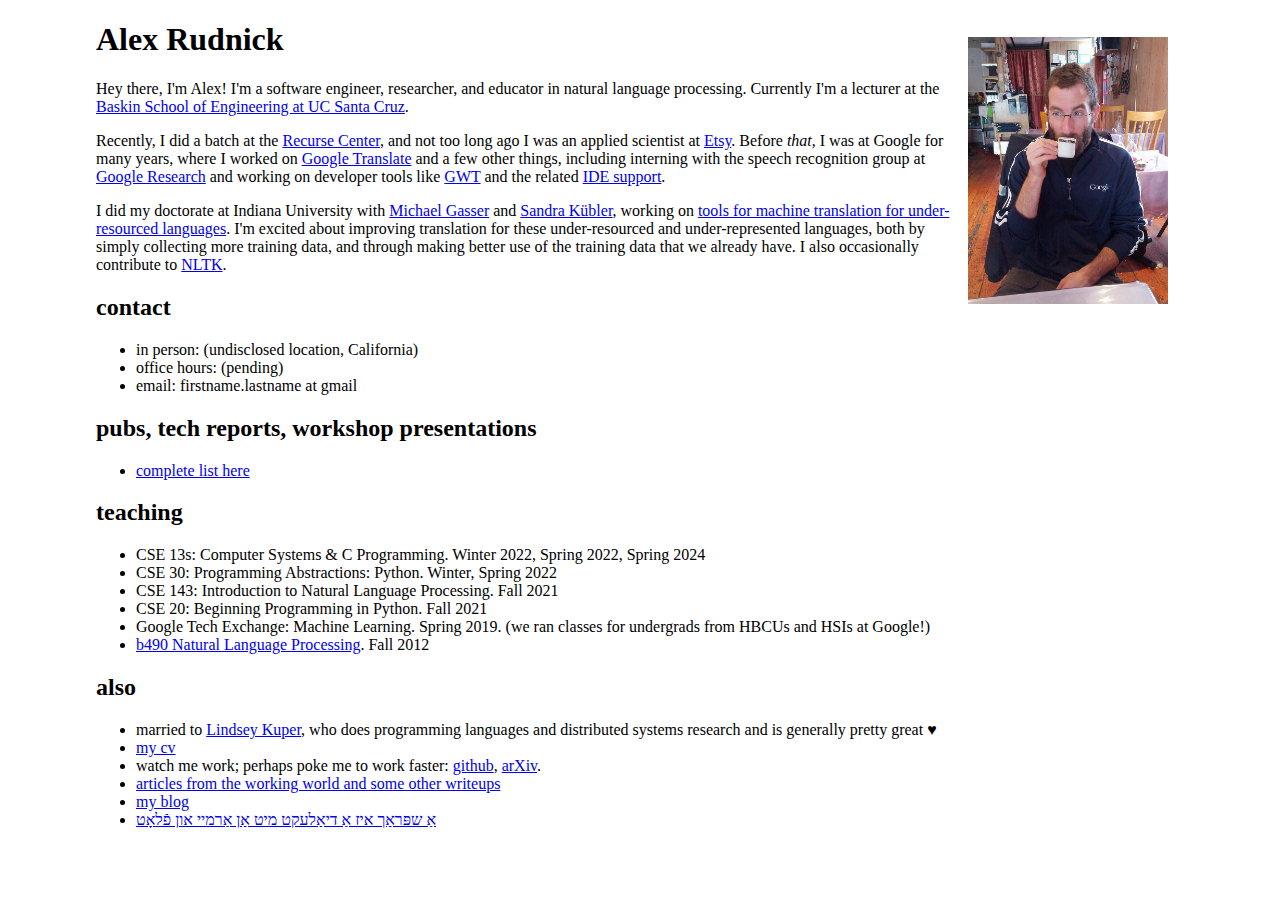
<file: index.html>
<!doctype html>
<html>
<head>
  <meta http-equiv="Content-Type" content="text/html;charset=utf-8"/>
  <title>alexr</title>
  <style>
    body {
      margin-left: 6em;
      margin-right: 6em;
    }
  </style>
</head>
<body>
  <img src="alexr-turkish-coffee.jpg" width="200"
       alt="drink more coffee"
       title="drink more coffee"
       style="float:right; margin: 1em;"/>
  <h1>Alex Rudnick</h1>

  <p>Hey there, I'm Alex! I'm a software engineer, researcher, and
  educator in natural language processing. Currently I'm a lecturer at the
  <a href="https://engineering.ucsc.edu/">Baskin School of Engineering at UC
  Santa Cruz</a>.

  <p>Recently, I did a batch at the <a href="https://www.recurse.com/">Recurse
    Center</a>, and not too long ago I was an applied scientist at
  <a href="https://www.etsy.com/">Etsy</a>.
  Before <em>that</em>, I was at Google for many years,
  where I worked on <a href="http://translate.google.com">Google Translate</a>
  and a few other things, including interning with the speech recognition group
  at <a href="http://research.google.com">Google Research</a> and working on
  developer tools like <a href="http://www.gwtproject.org/">GWT</a> and the
  related <a href="https://en.wikipedia.org/wiki/Google_Plugin_for_Eclipse">IDE
  support</a>.</p>

  <p>I did my doctorate at Indiana University with
  <a href="http://homes.sice.indiana.edu/gasser/">Michael Gasser</a> and
  <a href="http://cl.indiana.edu/~skuebler/">Sandra Kübler</a>, working on
  <a href="http://hltdi.github.io/">tools for machine translation for
  under-resourced languages</a>. I'm excited about improving translation for
  these under-resourced and under-represented languages, both by simply
  collecting more training data, and through making better use of the training
  data that we already have. I also occasionally contribute to
  <a href="http://www.nltk.org/">NLTK</a>.
  </p>

  <h2>contact</h2>
  <ul>
    <li>in person: (undisclosed location, California)</li>
    <li>office hours: (pending)</li>
    <li>email: firstname.lastname at gmail</li>
  </ul>

  <h2>pubs, tech reports, workshop presentations</h2>
  <ul>
    <li><a href="alexr-cv.html#pubs">complete list here</a></li>
  </ul>

  <h2>teaching</h2>
  <ul>
    <li>CSE 13s: Computer Systems &amp; C Programming. Winter 2022,
      Spring 2022, Spring 2024</li>
    <li>CSE 30: Programming Abstractions: Python. Winter, Spring 2022</li>
    <li>CSE 143: Introduction to Natural Language Processing. Fall 2021</li>
    <li>CSE 20: Beginning Programming in Python. Fall 2021</li>
    <li>Google Tech Exchange: Machine Learning. Spring
    2019. (we ran classes for undergrads from HBCUs and HSIs at Google!)</li>
    <li><a href="nlpclass_2012">b490 Natural Language Processing</a>. Fall
    2012</li>
  </ul>

  <h2>also</h2>
  <ul>
    <li>married to <a href="https://users.soe.ucsc.edu/~lkuper/">Lindsey
    Kuper</a>, who does programming languages and distributed systems research
    and is generally pretty great &hearts;</li>
    <li><a href="alexr-cv.html">my cv</a></li>
    <li>watch me work; perhaps poke me to work faster:
    <a href="https://github.com/alexrudnick">github</a>,
    <a href="http://arxiv.org/a/rudnick_a_1">arXiv</a>.
    </li>
    <li><a href="nonpubs">articles from the working world and some other
    writeups</a></li>
    <li><a href="http://penguinparens.blogspot.com">my blog</a></li>
    <li><a href="http://en.wikipedia.org/wiki/A_language_is_a_dialect_with_an_army_and_navy">
  אַ שפּראַך איז אַ דיאַלעקט מיט אַן אַרמיי און פֿלאָט</a></li>
  </ul>

</body>
</html>
</file>
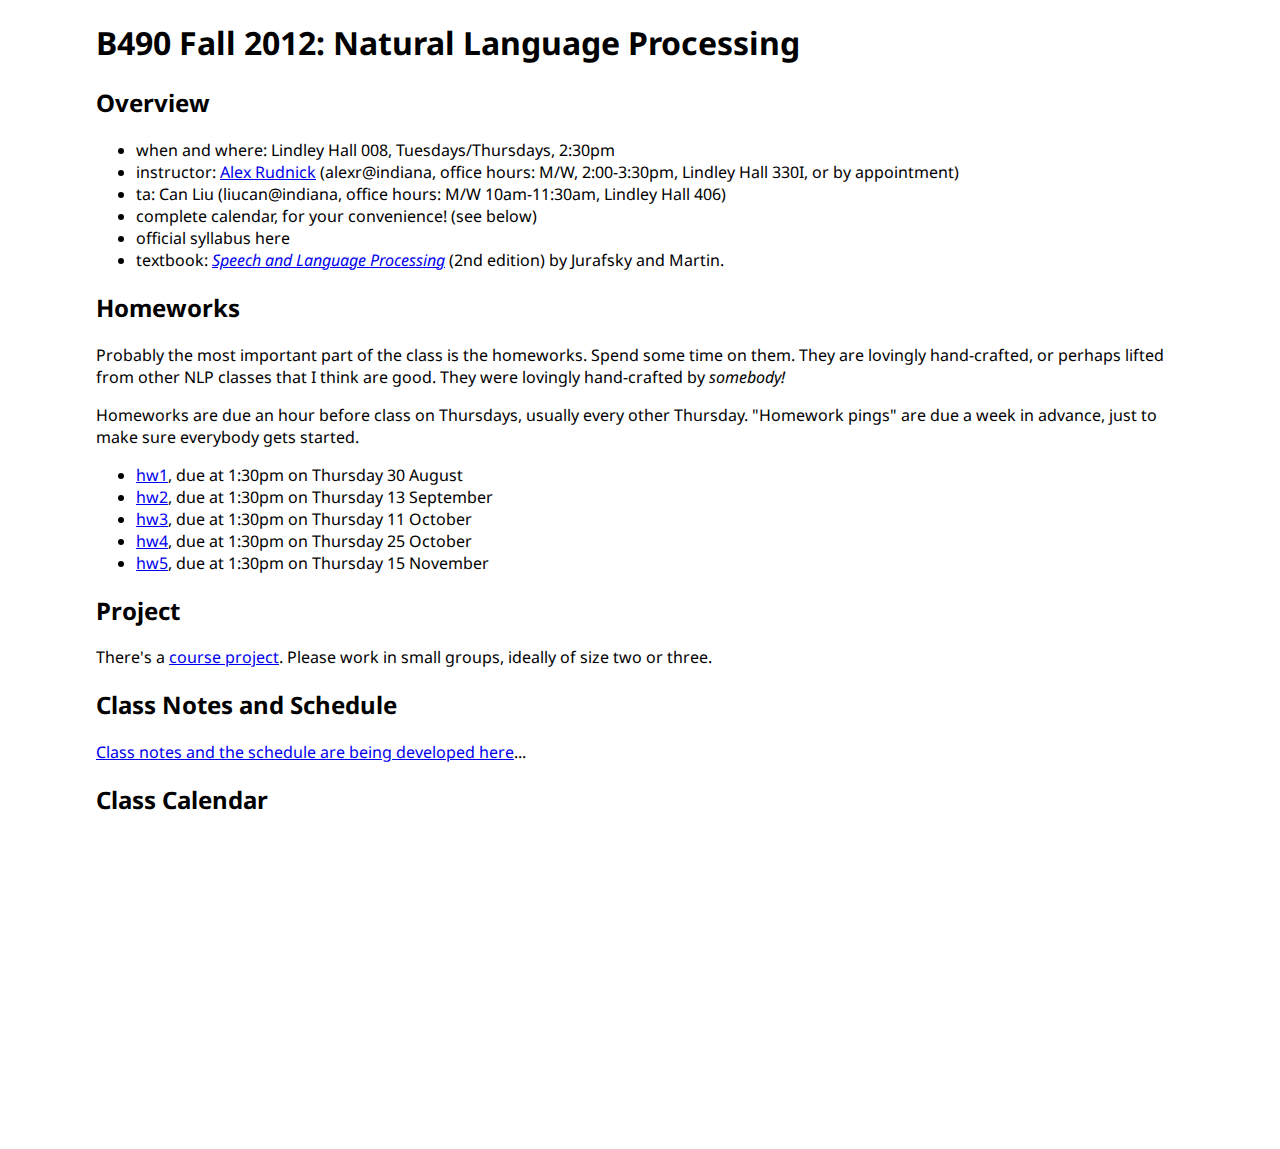
<file: nlpclass_2012/index.html>
<!doctype html>
<html>
<head>
<meta http-equiv="Content-Type" content="text/html;charset=utf-8"/>
<title>csci b490: natural language processing</title>
<link href='nlpclass.css' rel='stylesheet' type='text/css'>
</head>

<body>
<h1>B490 Fall 2012: Natural Language Processing</h1>

<h2>Overview</h2>
<ul>
<li>when and where: Lindley Hall 008, Tuesdays/Thursdays, 2:30pm</li>
<li>instructor: <a href="http://www.cs.indiana.edu/~alexr">Alex Rudnick</a>
(alexr@indiana, office hours: M/W, 2:00-3:30pm, Lindley Hall 330I, or by
appointment)</li>
<li>ta: Can Liu (liucan@indiana, office hours: M/W 10am-11:30am, Lindley Hall
406)</li>
<li>complete calendar, for your convenience! (see below)</li>
<li>official syllabus here</li>
<li>textbook: <cite><a
href="http://www.cs.colorado.edu/~martin/slp2.html">Speech and Language
Processing</a></cite> (2nd edition) by Jurafsky and Martin.</li>
</ul>

<h2>Homeworks</h2>
<p>Probably the most important part of the class is the homeworks. Spend some
time on them. They are lovingly hand-crafted, or perhaps lifted from other NLP
classes that I think are good. They were lovingly hand-crafted by
<em>somebody!</em></p>

<p>Homeworks are due an hour before class on Thursdays, usually every other
Thursday. "Homework pings" are due a week in advance, just to make sure
everybody gets started.</p>

<ul>
<li><a href="hw1.html">hw1</a>, due at 1:30pm on Thursday 30 August</li>
<li><a href="hw2.html">hw2</a>, due at 1:30pm on Thursday 13 September</li>
<li><a href="hw3.html">hw3</a>, due at 1:30pm on Thursday 11 October</li>
<li><a href="hw4.html">hw4</a>, due at 1:30pm on Thursday 25 October</li>
<li><a href="hw5.html">hw5</a>, due at 1:30pm on Thursday 15 November</li>
</ul>

<h2>Project</h2>
<p>There's a <a href="project.html">course project</a>. Please work in small
groups, ideally of size two or three.</p>

<h2>Class Notes and Schedule</h2>
<a href="https://sites.google.com/site/b490nlp/">Class notes and the schedule
are being developed here</a>...

<h2>Class Calendar</h2>
<iframe
src="https://www.google.com/calendar/embed?mode=AGENDA&amp;height=600&amp;wkst=1&amp;bgcolor=%23FFFFFF&amp;src=g1a7ib4eibnoob6tc5esm50k04%40group.calendar.google.com&amp;color=%235F6B02&amp;ctz=America%2FNew_York"
style=" border-width:0 " width="600" height="300" frameborder="0"
scrolling="no"></iframe>

</body>
</html>
</file>
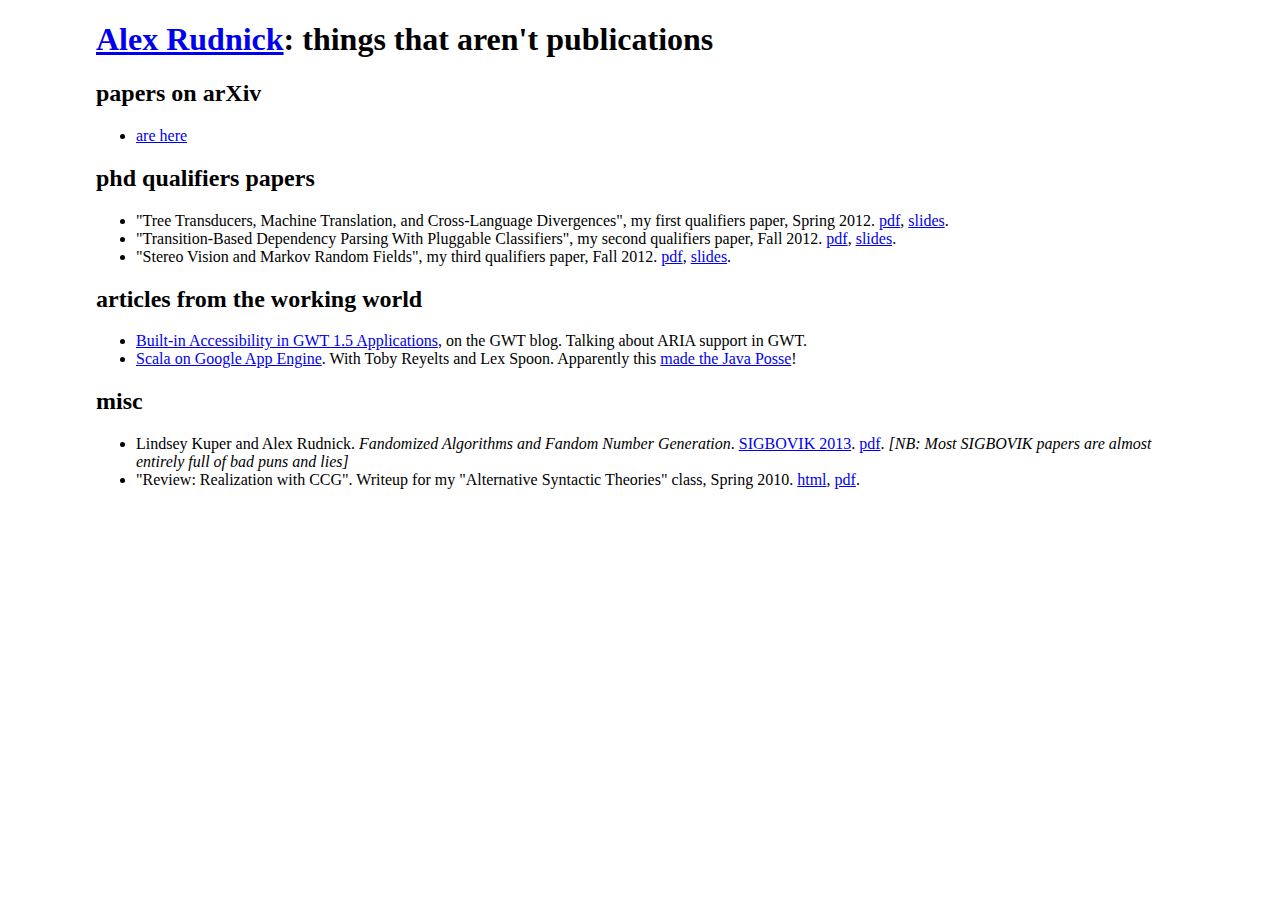
<file: nonpubs/index.html>
<!doctype html>

<html>
<head>
  <meta http-equiv="Content-Type" content="text/html;charset=utf-8"/>
  <title>alexr: writeups and etc</title>

  <style>
    body {
      margin-left: 6em;
      margin-right: 6em;
    }
  </style>

</head>
<body>
  <h1><a href="..">Alex Rudnick</a>: things that aren't publications</h1>

  <h2>papers on arXiv</h2>
    <ul>
      <li><a href="http://arxiv.org/a/rudnick_a_1">are here</a></li>
    </ul>

  <h2>phd qualifiers papers</h2>
    <ul>
      <li> 
      "Tree Transducers, Machine Translation, and Cross-Language Divergences",
      my first qualifiers paper, Spring 2012.
      <a href="http://arxiv.org/pdf/1203.6136v1.pdf">pdf</a>,
      <a href="http://tinyurl.com/alexr-quals-volume-1">slides</a>.
      </li>
      <li> 
      "Transition-Based Dependency Parsing With Pluggable Classifiers", my
      second qualifiers paper, Fall 2012.
      <a href="http://arxiv.org/pdf/1211.0074v1.pdf">pdf</a>,
      <a href="http://tinyurl.com/alexr-quals-volume-1">slides</a>.
      </li>
      <li> 
      "Stereo Vision and Markov Random Fields", my third qualifiers paper, Fall
      2012.
      <a href="alexr-mrf.pdf">pdf</a>,
      <a href="http://tinyurl.com/alexr-quals-mrf">slides</a>.
      </li>
    </ul>

  <h2>articles from the working world</h2>
    <ul>
      <li><a
      href="http://googlewebtoolkit.blogspot.com/2008/09/built-in-accessibility-in-gwt-15.html">Built-in
      Accessibility in GWT 1.5 Applications</a>, on the GWT blog. Talking
      about ARIA support in GWT.</li>
      <li><a href="http://www.scala-lang.org/node/1826">Scala on Google App
      Engine</a>. With Toby Reyelts and Lex Spoon. Apparently this <a
      href="http://javaposse.com/index.php?post_id=482649">made the
      Java Posse</a>!</li>
    </ul>

  <h2>misc</h2>
    <ul>
      <li>Lindsey Kuper and Alex Rudnick.
      <cite>Fandomized Algorithms and Fandom Number Generation</cite>.
      <a href="http://sigbovik.org/2013/">SIGBOVIK 2013</a>.
      <a href="fandomized.pdf">pdf</a>. <em>[NB: Most SIGBOVIK papers are
      almost entirely full of bad puns and lies]</em>
      </li>
      <li> 
      "Review: Realization with CCG". Writeup for my "Alternative Syntactic
      Theories" class, Spring 2010.
      <a href="alexr-ccg-generation.html">html</a>, 
      <a href="alexr-ccg-generation.pdf">pdf</a>. 
      </li>
    </ul>

</body>
</html>
</file>
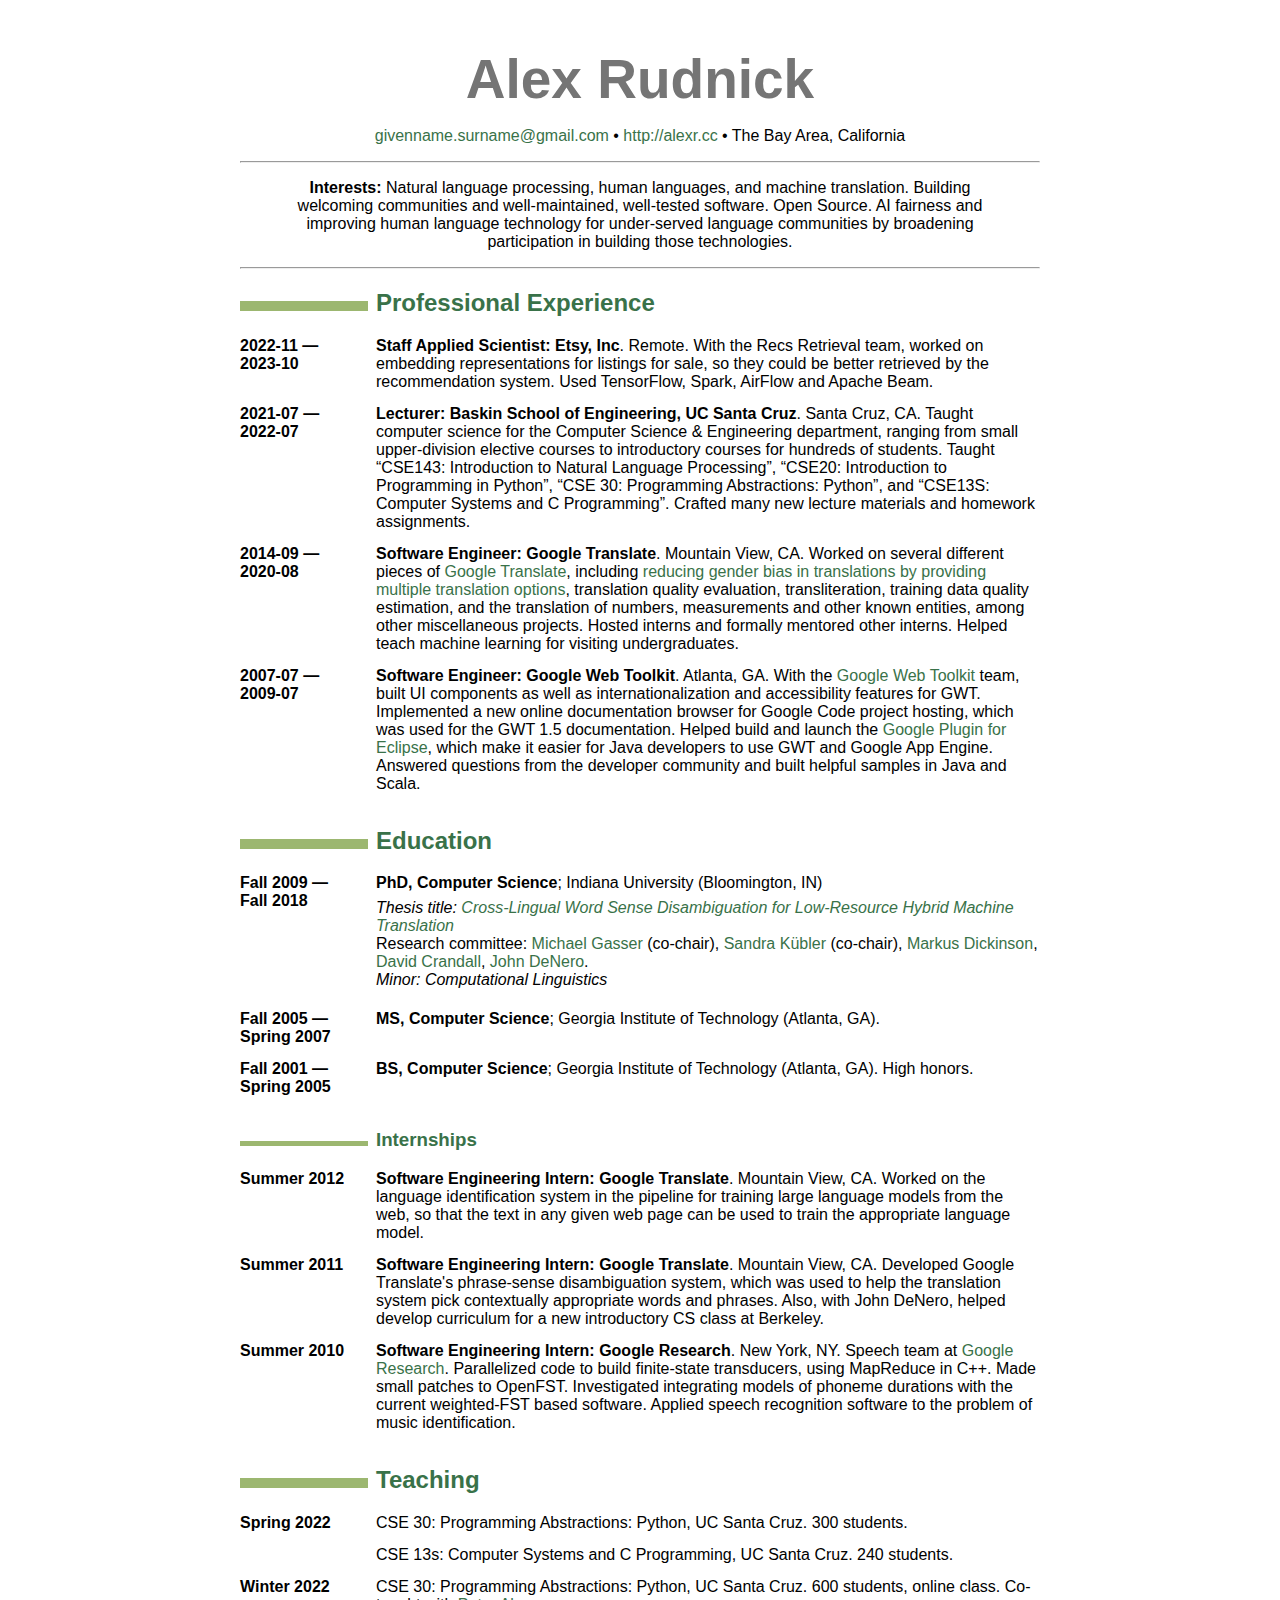
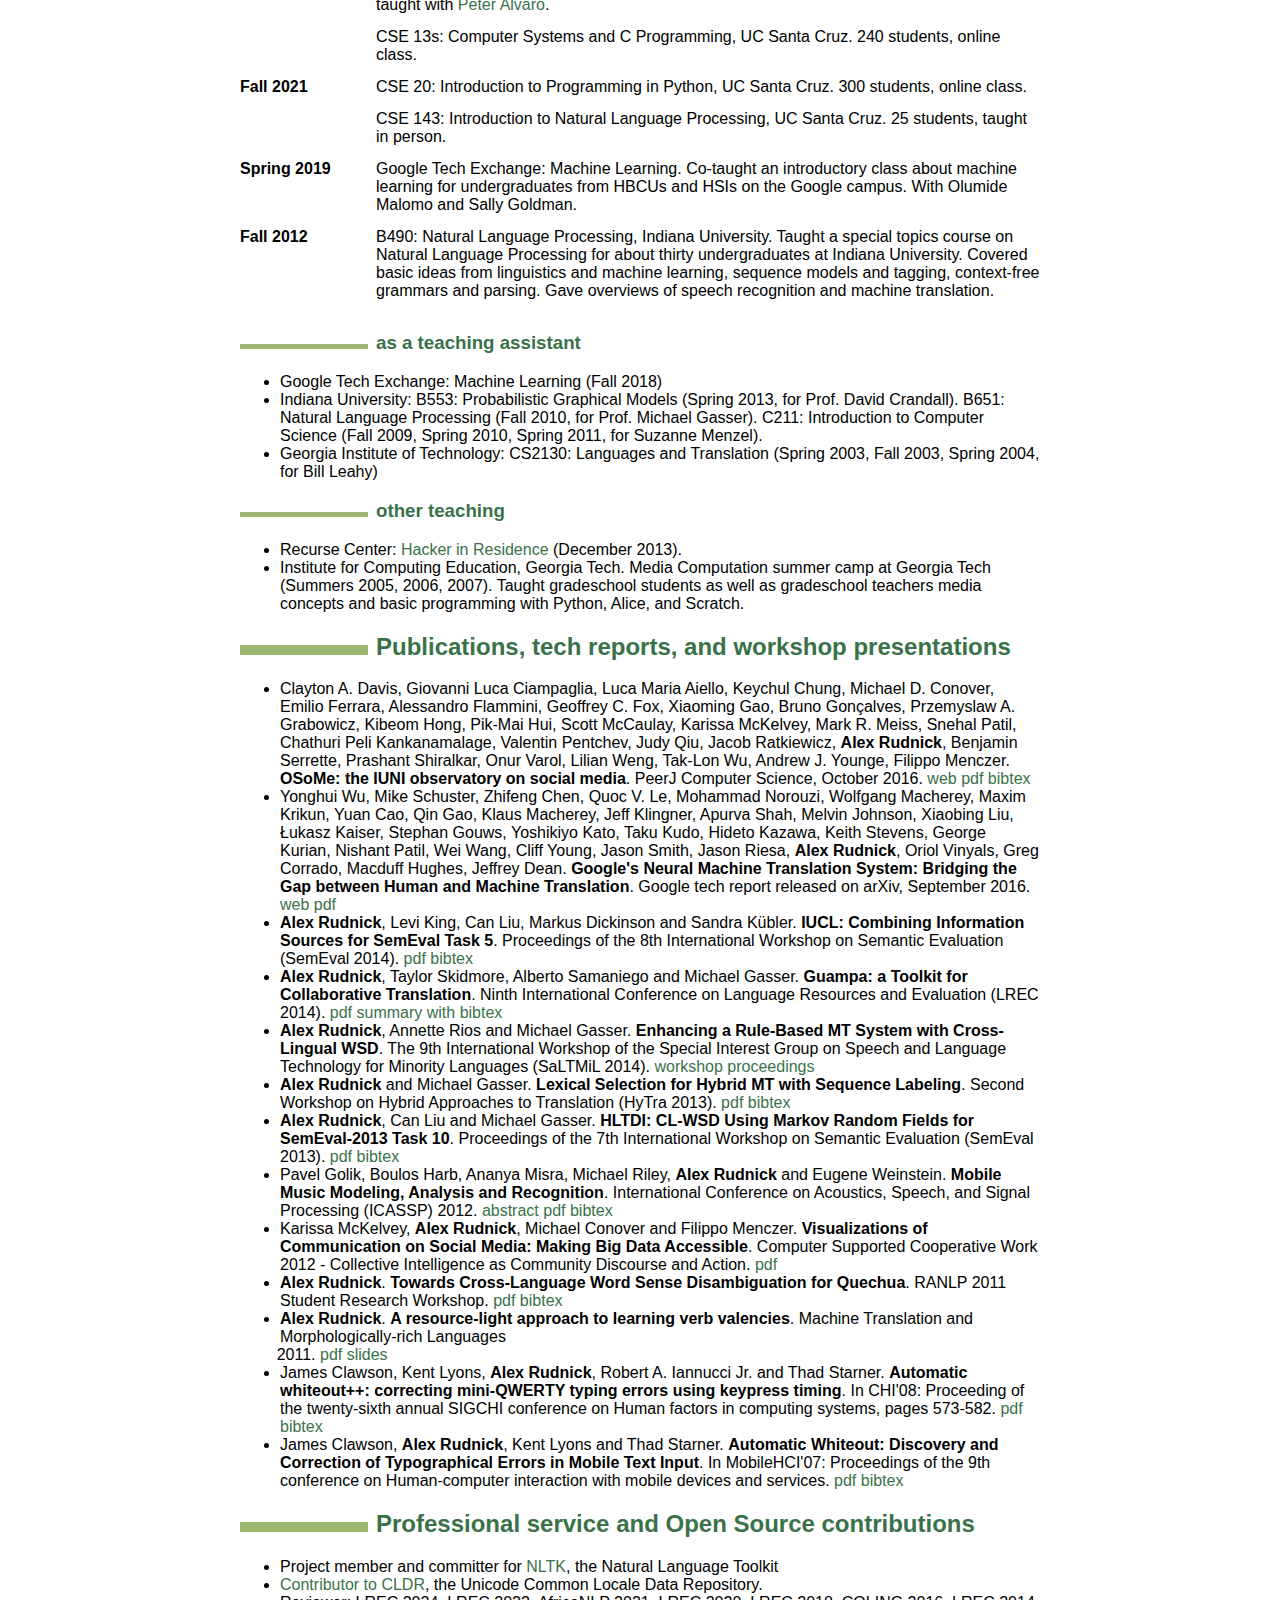
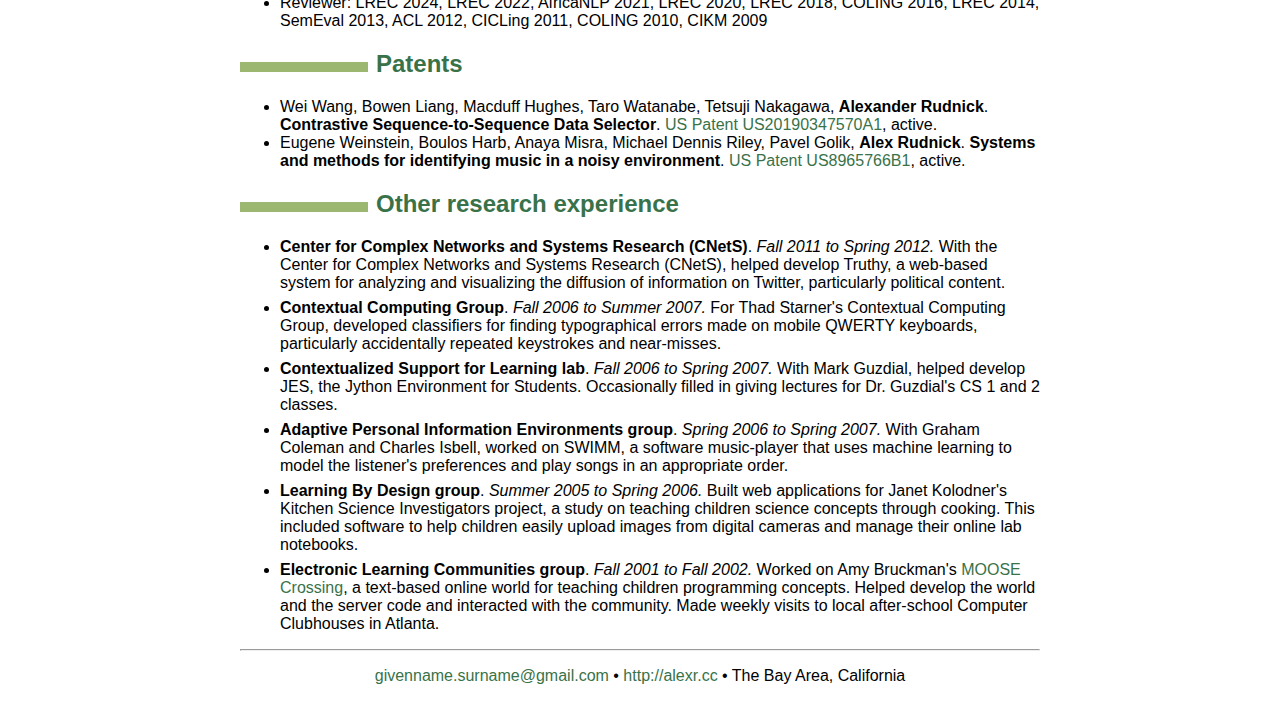
<file: alexr-cv.html>
<!DOCTYPE html>
<html xmlns="http://www.w3.org/1999/xhtml" lang="" xml:lang="">
<head>
  <meta charset="utf-8" />
  <meta name="generator" content="pandoc" />
  <meta name="viewport" content="width=device-width, initial-scale=1.0, user-scalable=yes" />
  <title>alexr_cv</title>
  <style>
    code{white-space: pre-wrap;}
    span.smallcaps{font-variant: small-caps;}
    span.underline{text-decoration: underline;}
    div.column{display: inline-block; vertical-align: top; width: 50%;}
    div.hanging-indent{margin-left: 1.5em; text-indent: -1.5em;}
    ul.task-list{list-style: none;}
  </style>
  <style type="text/css">
  /*
   * Copyright 2013 Christophe-Marie Duquesne <chmd@chmd.fr>
   *
   * CSS for making a resume with pandoc. Inspired by moderncv.
   *
   * This CSS document is delivered to you under the CC BY-SA 3.0 License.
   * https://creativecommons.org/licenses/by-sa/3.0/deed.en_US
   */

  /* Whole document */
  body {
      font-family: "Helvetica Neue", Helvetica, Arial, sans-serif;
      max-width: 800px;
      margin: auto;
      background: #FFFFFF;
      padding: 10px 10px 10px 10px;
  }

  /* Title of the resume */
  h1 {
      font-size: 55px;
      color: #757575;
      text-align:center;
      margin-bottom:15px;
  }
  /* h1:hover { */
  /*     background-color: #757575; */
  /*     color: #FFFFFF; */
  /*     text-shadow: 1px 1px 1px #333; */
  /* } */

  /* Titles of categories */
  h2 {
      /* This is called "sectioncolor" in the ConTeXt stylesheet. */
      color: #397249;
  }
  /* There is a bar just before each category */
  h2:before {
      content: "";
      display: inline-block;
      margin-right:1%;
      width: 16%;
      height: 10px;
      /* This is called "rulecolor" in the ConTeXt stylesheet. */
      background-color: #9CB770;
  }
  /* h2:hover { */
  /*     background-color: #397249; */
  /*     color: #FFFFFF; */
  /*     text-shadow: 1px 1px 1px #333; */
  /* } */

  h3:before {
      content: "";
      display: inline-block;
      margin-right:1%;
      width: 16%;
      height: 5px;
      /* This is called "rulecolor" in the ConTeXt stylesheet. */
      background-color: #9CB770;
  }

  h3 {
      color: #397249;
  }

  /* Definitions */
  dt {
      font-weight: bold;
      margin-bottom:14px;
      margin-right:1.5em;
      grid-column-start: 1;
  }
  dd {
      margin-bottom:14px;
      margin-inline-start: 0;
      grid-column-start: 2;
  }
  dl {
    display: grid;
    grid-template-columns: 17% auto;
    /*
    grid-template-columns: 15% auto;
    grid-template-rows: 30px 30px;
    grid-auto-flow: row;
    grid-column-gap: 50px; */
  }

  p {
      margin-top:0;
      margin-bottom:7px;
  }

  /* Blockquotes */
  blockquote {
      text-align: center
  }

  /* Links */
  a {
      text-decoration: none;
      color: #397249;
  }
  a:hover, a:active {
      background-color: #397249;
      color: #FFFFFF;
      text-decoration: none;
      text-shadow: 1px 1px 1px #333;
  }

  /* Horizontal separators */
  hr {
      color: #A6A6A6;
  }

  table {
      width: 100%;
  }
  </style>
</head>
<body>
<h1 id="alex-rudnick">Alex Rudnick</h1>
<blockquote>
<p><a href="mailto:givenname.surname@gmail.com" class="email">givenname.surname@gmail.com</a> • <a href="http://alexr.cc" target="_blank">http://alexr.cc</a> • The Bay Area, California</p>
</blockquote>
<hr />
<blockquote>
<p><strong>Interests:</strong> Natural language processing, human languages, and machine translation. Building welcoming communities and well-maintained, well-tested software. Open Source. AI fairness and improving human language technology for under-served language communities by broadening participation in building those technologies.</p>
</blockquote>
<hr />
<h2 id="professional-experience">Professional Experience</h2>
<dl>
<dt>2022-11 — 2023-10</dt>
<dd><strong>Staff Applied Scientist: Etsy, Inc</strong>. Remote. With the Recs Retrieval team, worked on embedding representations for listings for sale, so they could be better retrieved by the recommendation system. Used TensorFlow, Spark, AirFlow and Apache Beam.
</dd>
<dt>2021-07 — 2022-07</dt>
<dd><strong>Lecturer: Baskin School of Engineering, UC Santa Cruz</strong>. Santa Cruz, CA. Taught computer science for the Computer Science &amp; Engineering department, ranging from small upper-division elective courses to introductory courses for hundreds of students. Taught “CSE143: Introduction to Natural Language Processing”, “CSE20: Introduction to Programming in Python”, “CSE 30: Programming Abstractions: Python”, and “CSE13S: Computer Systems and C Programming”. Crafted many new lecture materials and homework assignments.
</dd>
<dt>2014-09 — 2020-08</dt>
<dd><strong>Software Engineer: Google Translate</strong>. Mountain View, CA. Worked on several different pieces of <a href="http://translate.google.com/" target="_blank">Google Translate</a>, including <a href="https://ai.googleblog.com/2020/04/a-scalable-approach-to-reducing-gender.html" target="_blank">reducing gender bias in translations by providing multiple translation options</a>, translation quality evaluation, transliteration, training data quality estimation, and the translation of numbers, measurements and other known entities, among other miscellaneous projects. Hosted interns and formally mentored other interns. Helped teach machine learning for visiting undergraduates.
</dd>
<dt>2007-07 — 2009-07</dt>
<dd><strong>Software Engineer: Google Web Toolkit</strong>. Atlanta, GA. With the <a href="http://www.gwtproject.org/" target="_blank">Google Web Toolkit</a> team, built UI components as well as internationalization and accessibility features for GWT. Implemented a new online documentation browser for Google Code project hosting, which was used for the GWT 1.5 documentation. Helped build and launch the <a href="https://developers.google.com/eclipse/" target="_blank">Google Plugin for Eclipse</a>, which make it easier for Java developers to use GWT and Google App Engine. Answered questions from the developer community and built helpful samples in Java and Scala.
</dd>
</dl>
<h2 id="education">Education</h2>
<dl>
<dt>Fall 2009 — Fall 2018</dt>
<dd><p><strong>PhD, Computer Science</strong>; Indiana University (Bloomington, IN)</p>
<p><em>Thesis title: <a href="https://scholarworks.iu.edu/dspace/handle/2022/22672" target="_blank">Cross-Lingual Word Sense Disambiguation for Low-Resource Hybrid Machine Translation</a></em><br />
Research committee: <a href="https://homes.sice.indiana.edu/gasser/" target="_blank">Michael Gasser</a> (co-chair), <a href="https://cl.indiana.edu/~skuebler/" target="_blank">Sandra Kübler</a> (co-chair), <a href="https://cl.indiana.edu/~md7/" target="_blank">Markus Dickinson</a>, <a href="https://homes.luddy.indiana.edu/djcran/" target="_blank">David Crandall</a>, <a href="https://denero.org/" target="_blank">John DeNero</a>.<br />
<em>Minor: Computational Linguistics</em></p>
</dd>
<dt>Fall 2005 — Spring 2007</dt>
<dd><strong>MS, Computer Science</strong>; Georgia Institute of Technology (Atlanta, GA).
</dd>
<dt>Fall 2001 — Spring 2005</dt>
<dd><strong>BS, Computer Science</strong>; Georgia Institute of Technology (Atlanta, GA). High honors.
</dd>
</dl>
<h3 id="internships">Internships</h3>
<dl>
<dt>Summer 2012</dt>
<dd><strong>Software Engineering Intern: Google Translate</strong>. Mountain View, CA. Worked on the language identification system in the pipeline for training large language models from the web, so that the text in any given web page can be used to train the appropriate language model.
</dd>
<dt>Summer 2011</dt>
<dd><strong>Software Engineering Intern: Google Translate</strong>. Mountain View, CA. Developed Google Translate's phrase-sense disambiguation system, which was used to help the translation system pick contextually appropriate words and phrases. Also, with John DeNero, helped develop curriculum for a new introductory CS class at Berkeley.
</dd>
<dt>Summer 2010</dt>
<dd><strong>Software Engineering Intern: Google Research</strong>. New York, NY. Speech team at <a href="http://research.google.com/" target="_blank">Google Research</a>. Parallelized code to build finite-state transducers, using MapReduce in C++. Made small patches to OpenFST. Investigated integrating models of phoneme durations with the current weighted-FST based software. Applied speech recognition software to the problem of music identification.
</dd>
</dl>
<h2 id="teaching">Teaching</h2>
<dl>
<dt>Spring 2022</dt>
<dd>CSE 30: Programming Abstractions: Python, UC Santa Cruz. 300 students.
</dd>
<dd>CSE 13s: Computer Systems and C Programming, UC Santa Cruz. 240 students.
</dd>
<dt>Winter 2022</dt>
<dd>CSE 30: Programming Abstractions: Python, UC Santa Cruz. 600 students, online class. Co-taught with <a href="https://people.ucsc.edu/~palvaro/" target="_blank">Peter Alvaro</a>.
</dd>
<dd>CSE 13s: Computer Systems and C Programming, UC Santa Cruz. 240 students, online class.
</dd>
<dt>Fall 2021</dt>
<dd>CSE 20: Introduction to Programming in Python, UC Santa Cruz. 300 students, online class.
</dd>
<dd>CSE 143: Introduction to Natural Language Processing, UC Santa Cruz. 25 students, taught in person.
</dd>
<dt>Spring 2019</dt>
<dd>Google Tech Exchange: Machine Learning. Co-taught an introductory class about machine learning for undergraduates from HBCUs and HSIs on the Google campus. With Olumide Malomo and Sally Goldman.
</dd>
<dt>Fall 2012</dt>
<dd>B490: Natural Language Processing, Indiana University. Taught a special topics course on Natural Language Processing for about thirty undergraduates at Indiana University. Covered basic ideas from linguistics and machine learning, sequence models and tagging, context-free grammars and parsing. Gave overviews of speech recognition and machine translation.
</dd>
</dl>
<h3 id="as-a-teaching-assistant">as a teaching assistant</h3>
<ul>
<li>Google Tech Exchange: Machine Learning (Fall 2018)</li>
<li>Indiana University: B553: Probabilistic Graphical Models (Spring 2013, for Prof. David Crandall). B651: Natural Language Processing (Fall 2010, for Prof. Michael Gasser). C211: Introduction to Computer Science (Fall 2009, Spring 2010, Spring 2011, for Suzanne Menzel).</li>
<li>Georgia Institute of Technology: CS2130: Languages and Translation (Spring 2003, Fall 2003, Spring 2004, for Bill Leahy)</li>
</ul>
<h3 id="other-teaching">other teaching</h3>
<ul>
<li>Recurse Center: <a href="https://www.recurse.com/residents#Alex-Rudnick" target="_blank">Hacker in Residence</a> (December 2013).</li>
<li>Institute for Computing Education, Georgia Tech. Media Computation summer camp at Georgia Tech (Summers 2005, 2006, 2007). Taught gradeschool students as well as gradeschool teachers media concepts and basic programming with Python, Alice, and Scratch.</li>
</ul>
<h2 id="pubs">Publications, tech reports, and workshop presentations</h2>
<ul>
<li>Clayton A. Davis, Giovanni Luca Ciampaglia, Luca Maria Aiello, Keychul Chung, Michael D. Conover, Emilio Ferrara, Alessandro Flammini, Geoffrey C. Fox, Xiaoming Gao, Bruno Gonçalves, Przemyslaw A. Grabowicz, Kibeom Hong, Pik-Mai Hui, Scott McCaulay, Karissa McKelvey, Mark R. Meiss, Snehal Patil, Chathuri Peli Kankanamalage, Valentin Pentchev, Judy Qiu, Jacob Ratkiewicz, <strong>Alex Rudnick</strong>, Benjamin Serrette, Prashant Shiralkar, Onur Varol, Lilian Weng, Tak-Lon Wu, Andrew J. Younge, Filippo Menczer. <strong>OSoMe: the IUNI observatory on social media</strong>. PeerJ Computer Science, October 2016. <a href="https://peerj.com/articles/cs-87/" target="_blank">web</a> <a href="https://peerj.com/articles/cs-87.pdf" target="_blank">pdf</a> <a href="https://peerj.com/articles/cs-87.bib" target="_blank">bibtex</a></li>
<li>Yonghui Wu, Mike Schuster, Zhifeng Chen, Quoc V. Le, Mohammad Norouzi, Wolfgang Macherey, Maxim Krikun, Yuan Cao, Qin Gao, Klaus Macherey, Jeff Klingner, Apurva Shah, Melvin Johnson, Xiaobing Liu, Łukasz Kaiser, Stephan Gouws, Yoshikiyo Kato, Taku Kudo, Hideto Kazawa, Keith Stevens, George Kurian, Nishant Patil, Wei Wang, Cliff Young, Jason Smith, Jason Riesa, <strong>Alex Rudnick</strong>, Oriol Vinyals, Greg Corrado, Macduff Hughes, Jeffrey Dean. <strong>Google's Neural Machine Translation System: Bridging the Gap between Human and Machine Translation</strong>. Google tech report released on arXiv, September 2016. <a href="https://arxiv.org/abs/1609.08144" target="_blank">web</a> <a href="https://arxiv.org/pdf/1609.08144v2.pdf" target="_blank">pdf</a></li>
<li><strong>Alex Rudnick</strong>, Levi King, Can Liu, Markus Dickinson and Sandra Kübler. <strong>IUCL: Combining Information Sources for SemEval Task 5</strong>. Proceedings of the 8th International Workshop on Semantic Evaluation (SemEval 2014). <a href="http://alt.qcri.org/semeval2014/cdrom/pdf/SemEval2014060.pdf" target="_blank">pdf</a> <a href="http://alt.qcri.org/semeval2014/cdrom/bib/SemEval060.bib" target="_blank">bibtex</a></li>
<li><strong>Alex Rudnick</strong>, Taylor Skidmore, Alberto Samaniego and Michael Gasser. <strong>Guampa: a Toolkit for Collaborative Translation</strong>. Ninth International Conference on Language Resources and Evaluation (LREC 2014). <a href="http://www.lrec-conf.org/proceedings/lrec2014/pdf/151_Paper.pdf" target="_blank">pdf</a> <a href="http://www.lrec-conf.org/proceedings/lrec2014/summaries/151.html" target="_blank">summary with bibtex</a></li>
<li><strong>Alex Rudnick</strong>, Annette Rios and Michael Gasser. <strong>Enhancing a Rule-Based MT System with Cross-Lingual WSD</strong>. The 9th International Workshop of the Special Interest Group on Speech and Language Technology for Minority Languages (SaLTMiL 2014). <a href="http://www.lrec-conf.org/proceedings/lrec2014/workshops/LREC2014Workshop-SALTMIL%20Proceedings.pdf" target="_blank">workshop proceedings</a></li>
<li><strong>Alex Rudnick</strong> and Michael Gasser. <strong>Lexical Selection for Hybrid MT with Sequence Labeling</strong>. Second Workshop on Hybrid Approaches to Translation (HyTra 2013). <a href="http://www.aclweb.org/anthology/W/W13/W13-2815.pdf" target="_blank">pdf</a> <a href="http://www.aclweb.org/anthology/W/W13/W13-2815.bib" target="_blank">bibtex</a></li>
<li><strong>Alex Rudnick</strong>, Can Liu and Michael Gasser. <strong>HLTDI: CL-WSD Using Markov Random Fields for SemEval-2013 Task 10</strong>. Proceedings of the 7th International Workshop on Semantic Evaluation (SemEval 2013). <a href="http://www.aclweb.org/anthology/S/S13/S13-2031.pdf" target="_blank">pdf</a> <a href="http://www.aclweb.org/anthology/S/S13/S13-2031.bib" target="_blank">bibtex</a></li>
<li>Pavel Golik, Boulos Harb, Ananya Misra, Michael Riley, <strong>Alex Rudnick</strong> and Eugene Weinstein. <strong>Mobile Music Modeling, Analysis and Recognition</strong>. International Conference on Acoustics, Speech, and Signal Processing (ICASSP) 2012. <a href="http://research.google.com/pubs/pub37754.html" target="_blank">abstract</a> <a href="http://research.google.com/pubs/archive/37754.pdf" target="_blank">pdf</a> <a href="http://www-i6.informatik.rwth-aachen.de/publications/singlebibtex.php?id=772" target="_blank">bibtex</a></li>
<li>Karissa McKelvey, <strong>Alex Rudnick</strong>, Michael Conover and Filippo Menczer. <strong>Visualizations of Communication on Social Media: Making Big Data Accessible</strong>. Computer Supported Cooperative Work 2012 - Collective Intelligence as Community Discourse and Action. <a href="http://events.kmi.open.ac.uk/cscw-ci2012/wp-content/uploads/2012/02/McKelvey-cscw12-w3.pdf" target="_blank">pdf</a></li>
<li><strong>Alex Rudnick</strong>. <strong>Towards Cross-Language Word Sense Disambiguation for Quechua</strong>. RANLP 2011 Student Research Workshop. <a href="http://aclweb.org/anthology-new/R/R11/R11-2021.pdf" target="_blank">pdf</a> <a href="http://aclweb.org/anthology-new/R/R11/R11-2021.bib" target="_blank">bibtex</a></li>
<li><strong>Alex Rudnick</strong>. <strong>A resource-light approach to learning verb valencies</strong>. Machine Translation and Morphologically-rich Languages
<ol start="2011" type="1">
<li><a href="https://aclanthology.org/www.mt-archive.info/10/MTMRL-2011-Rudnick.pdf" target="_blank">pdf</a> <a href="https://aclanthology.org/www.mt-archive.info/10/MTMRL-2011-Rudnick-ppt.pdf" target="_blank">slides</a></li>
</ol></li>
<li>James Clawson, Kent Lyons, <strong>Alex Rudnick</strong>, Robert A. Iannucci Jr. and Thad Starner. <strong>Automatic whiteout++: correcting mini-QWERTY typing errors using keypress timing</strong>. In CHI'08: Proceeding of the twenty-sixth annual SIGCHI conference on Human factors in computing systems, pages 573-582. <a href="https://alexrudnick.github.io/pubs/automatic-whiteout++_CHI08.pdf" target="_blank">pdf</a> <a href="https://alexrudnick.github.io/pubs/automatic-whiteout-CHI08.bibtex.txt" target="_blank">bibtex</a></li>
<li>James Clawson, <strong>Alex Rudnick</strong>, Kent Lyons and Thad Starner. <strong>Automatic Whiteout: Discovery and Correction of Typographical Errors in Mobile Text Input</strong>. In MobileHCI'07: Proceedings of the 9th conference on Human-computer interaction with mobile devices and services. <a href="https://alexrudnick.github.io/pubs/automatic-whiteout_mobileHCI07.pdf" target="_blank">pdf</a> <a href="https://alexrudnick.github.io/pubs/automatic-whiteout-mobileHCI07.bibtex.txt" target="_blank">bibtex</a></li>
</ul>
<h2 id="professional-service-and-open-source-contributions">Professional service and Open Source contributions</h2>
<ul>
<li>Project member and committer for <a href="http://nltk.org" target="_blank">NLTK</a>, the Natural Language Toolkit</li>
<li><a href="http://cldr.unicode.org/index/acknowledgments" target="_blank">Contributor to CLDR</a>, the Unicode Common Locale Data Repository.</li>
<li>Reviewer: LREC 2024, LREC 2022, AfricaNLP 2021, LREC 2020, LREC 2018, COLING 2016, LREC 2014, SemEval 2013, ACL 2012, CICLing 2011, COLING 2010, CIKM 2009</li>
</ul>
<h2 id="patents">Patents</h2>
<ul>
<li>Wei Wang, Bowen Liang, Macduff Hughes, Taro Watanabe, Tetsuji Nakagawa, <strong>Alexander Rudnick</strong>. <strong>Contrastive Sequence-to-Sequence Data Selector</strong>. <a href="https://patents.google.com/patent/US20190347570A1" target="_blank">US Patent US20190347570A1</a>, active.</li>
<li>Eugene Weinstein, Boulos Harb, Anaya Misra, Michael Dennis Riley, Pavel Golik, <strong>Alex Rudnick</strong>. <strong>Systems and methods for identifying music in a noisy environment</strong>. <a href="https://patents.google.com/patent/US8965766B1" target="_blank">US Patent US8965766B1</a>, active.</li>
</ul>
<h2 id="other-research-experience">Other research experience</h2>
<ul>
<li><p><strong>Center for Complex Networks and Systems Research (CNetS)</strong>. <em>Fall 2011 to Spring 2012.</em> With the Center for Complex Networks and Systems Research (CNetS), helped develop Truthy, a web-based system for analyzing and visualizing the diffusion of information on Twitter, particularly political content.</p></li>
<li><p><strong>Contextual Computing Group</strong>. <em>Fall 2006 to Summer 2007.</em> For Thad Starner's Contextual Computing Group, developed classifiers for finding typographical errors made on mobile QWERTY keyboards, particularly accidentally repeated keystrokes and near-misses.</p></li>
<li><p><strong>Contextualized Support for Learning lab</strong>. <em>Fall 2006 to Spring 2007.</em> With Mark Guzdial, helped develop JES, the Jython Environment for Students. Occasionally filled in giving lectures for Dr. Guzdial's CS 1 and 2 classes.</p></li>
<li><p><strong>Adaptive Personal Information Environments group</strong>. <em>Spring 2006 to Spring 2007.</em> With Graham Coleman and Charles Isbell, worked on SWIMM, a software music-player that uses machine learning to model the listener's preferences and play songs in an appropriate order.</p></li>
<li><p><strong>Learning By Design group</strong>. <em>Summer 2005 to Spring 2006.</em> Built web applications for Janet Kolodner's Kitchen Science Investigators project, a study on teaching children science concepts through cooking. This included software to help children easily upload images from digital cameras and manage their online lab notebooks.</p></li>
<li><p><strong>Electronic Learning Communities group</strong>. <em>Fall 2001 to Fall 2002.</em> Worked on Amy Bruckman's <a href="https://web.archive.org/web/20130731000809/http://www.cc.gatech.edu/elc/moose-crossing/aboutus.html" target="_blank">MOOSE Crossing</a>, a text-based online world for teaching children programming concepts. Helped develop the world and the server code and interacted with the community. Made weekly visits to local after-school Computer Clubhouses in Atlanta.</p></li>
</ul>
<hr />
<blockquote>
<p><a href="mailto:givenname.surname@gmail.com" class="email">givenname.surname@gmail.com</a> • <a href="http://alexr.cc" target="_blank">http://alexr.cc</a> • The Bay Area, California</p>
</blockquote>
</body>
</html>
</file>
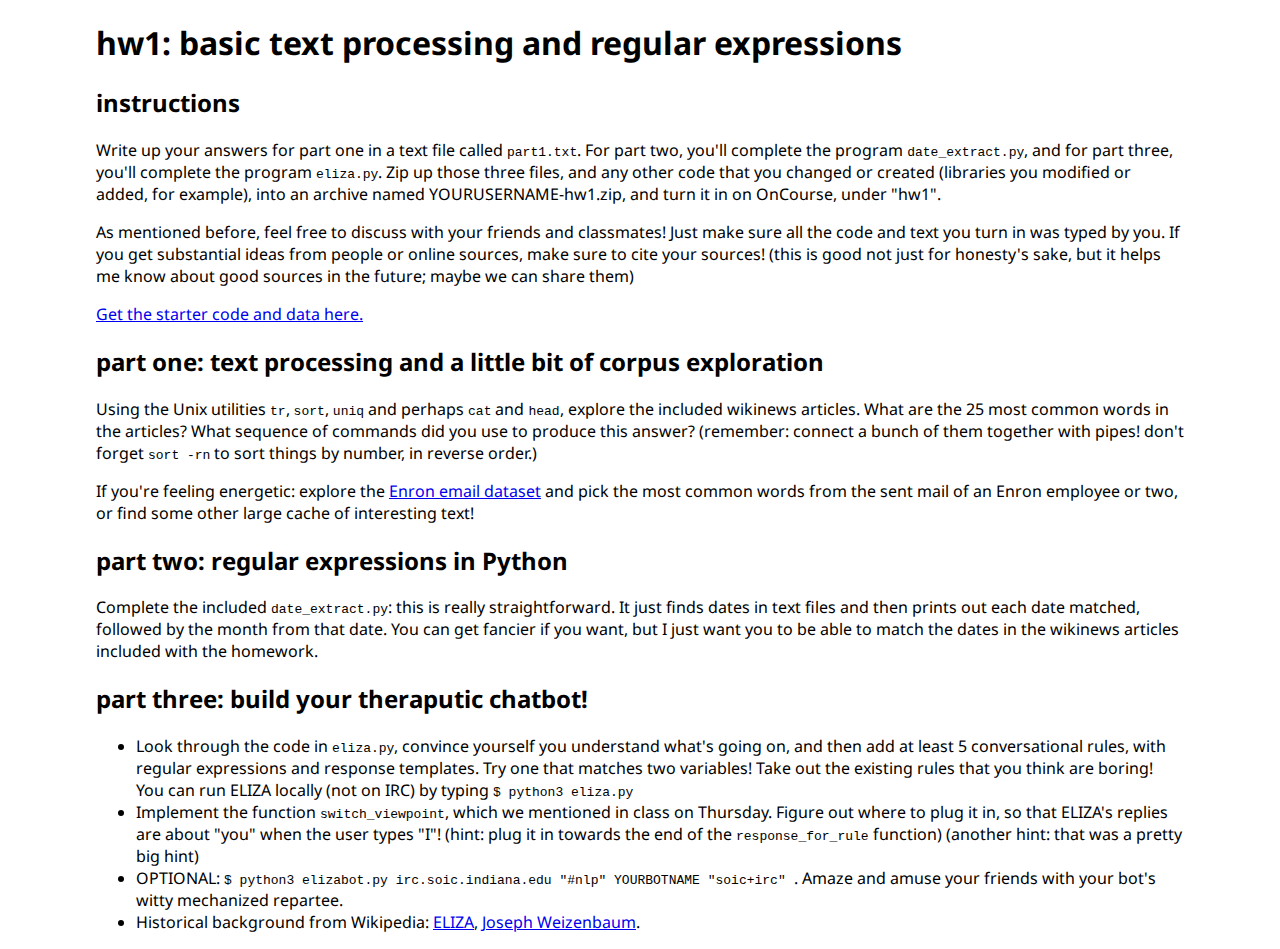
<file: nlpclass_2012/hw1.html>
<!doctype html>

<html>
<head>
<meta http-equiv="Content-Type" content="text/html;charset=utf-8"/>
<title>csci b490: natural language processing</title>
<style>
@import url(https://fonts.googleapis.com/css?family=Droid+Sans);
body {
  margin-left: 6em;
  margin-right: 6em;
  font-family: 'Droid Sans', sans-serif;
}
</style>
</head>

<body>
<h1>hw1: basic text processing and regular expressions</h1>

<h2>instructions</h2>
<p>
Write up your answers for part one in a text file called <tt>part1.txt</tt>.
For part two, you'll complete the program <tt>date_extract.py</tt>, and for
part three, you'll complete the program <tt>eliza.py</tt>. Zip up those three
files, and any other code that you changed or created (libraries you modified
or added, for example), into an archive named YOURUSERNAME-hw1.zip, and turn it
in on OnCourse, under "hw1".
</p>

<p>
As mentioned before, feel free to discuss with your friends and classmates!
Just make sure all the code and text you turn in was typed by you. If you get
substantial ideas from people or online sources, make sure to cite your
sources! (this is good not just for honesty's sake, but it helps me know about
good sources in the future; maybe we can share them)
</p>

<p>
<a href="hw1.zip">Get the starter code and data here.</a>
</p>

<h2>part one: text processing and a little bit of corpus exploration</h2>
<p>
Using the Unix utilities <tt>tr</tt>, <tt>sort</tt>, <tt>uniq</tt> and perhaps
<tt>cat</tt> and <tt>head</tt>, explore the included wikinews articles. What
are the 25 most common words in the articles? What sequence of commands did you
use to produce this answer? (remember: connect a bunch of them together with
pipes! don't forget <tt>sort -rn</tt> to sort things by number, in reverse
order.)
</p>

<p>If you're feeling energetic: explore the <a
href="http://www.cs.cmu.edu/~enron/">Enron email dataset</a> and pick the most
common words from the sent mail of an Enron employee or two, or find some other
large cache of interesting text!</p>

<h2>part two: regular expressions in Python</h2>
<p>
Complete the included <tt>date_extract.py</tt>: this is really straightforward.
It just finds dates in text files and then prints out each date matched,
followed by the month from that date. You can get fancier if you want, but I
just want you to be able to match the dates in the wikinews articles included
with the homework.
</p>

<h2>part three: build your theraputic chatbot!</h2>
<p>
<ul>
<li>Look through the code in <tt>eliza.py</tt>, convince yourself you
understand what's going on, and then add at least 5 conversational rules, with
regular expressions and response templates. Try one that matches two variables!
Take out the existing rules that you think are boring!
You can run ELIZA locally (not on IRC) by typing <tt>$ python3
eliza.py</tt></li>
<li>Implement the function <tt>switch_viewpoint</tt>, which we mentioned in
class on Thursday. Figure out where to plug it in, so that ELIZA's replies are
about "you" when the user types "I"! (hint: plug it in towards the end of the
<tt>response_for_rule</tt> function) (another hint: that was a pretty big
hint)</li>
<li>OPTIONAL: <tt>$ python3 elizabot.py irc.soic.indiana.edu "#nlp" YOURBOTNAME
"soic+irc" </tt>. Amaze and amuse your friends with your bot's witty mechanized
repartee.</li>
<li>Historical background from Wikipedia: <a
href="http://en.wikipedia.org/wiki/ELIZA">ELIZA</a>,
<a href="http://en.wikipedia.org/wiki/Joseph_Weizenbaum">Joseph
Weizenbaum</a>.</li>
</ul>
</p>

</body>
</html>
</file>
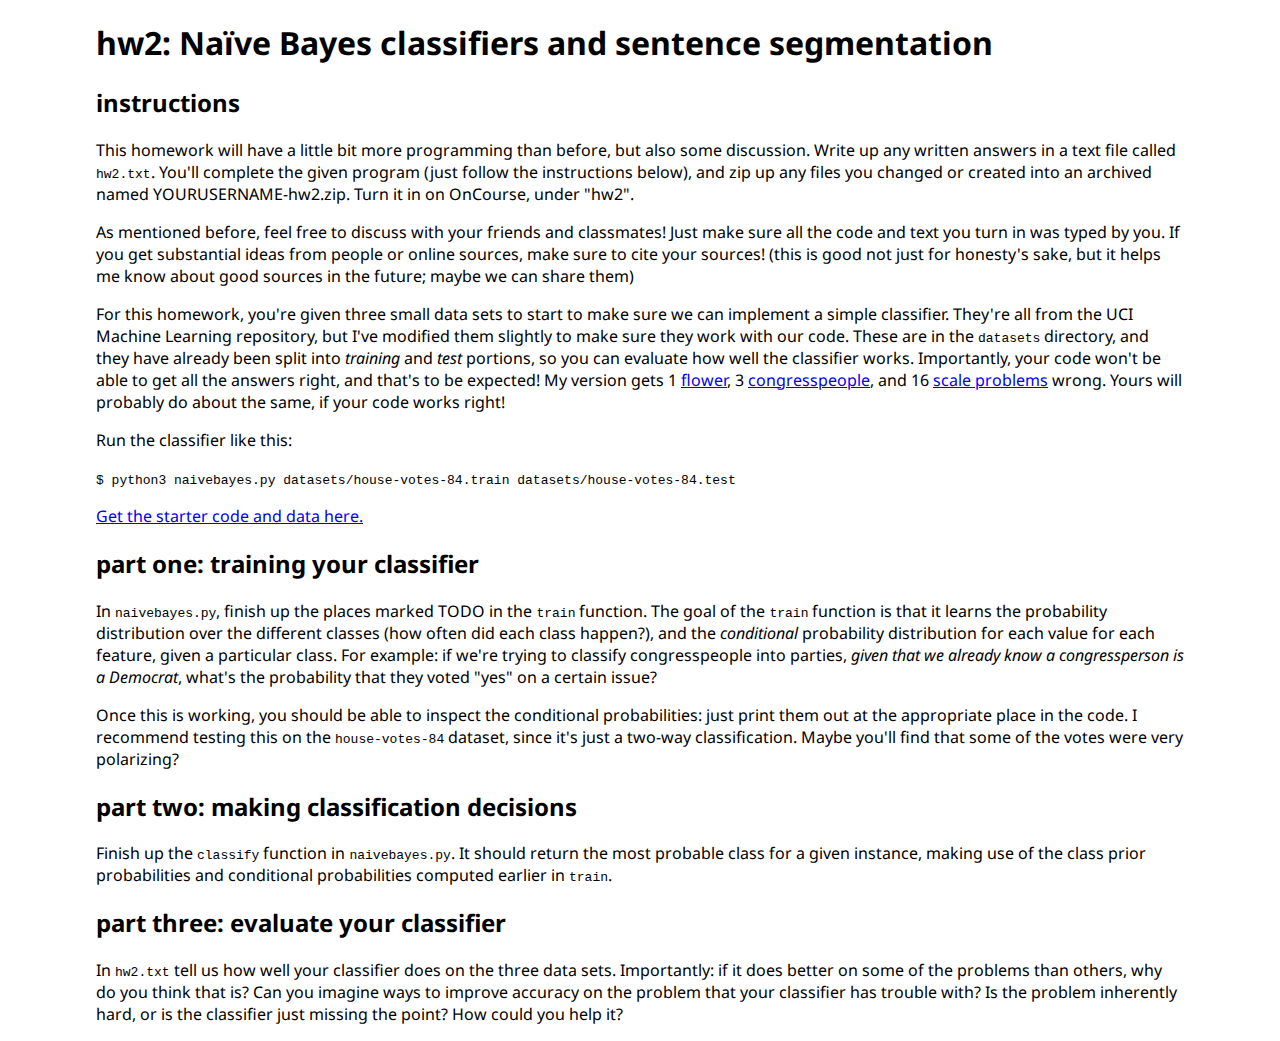
<file: nlpclass_2012/hw2.html>
<!doctype html>

<html>
<head>
<meta http-equiv="Content-Type" content="text/html;charset=utf-8"/>
<title>csci b490: hw2</title>
<style>
@import url(https://fonts.googleapis.com/css?family=Droid+Sans);
body {
  margin-left: 6em;
  margin-right: 6em;
  font-family: 'Droid Sans', sans-serif;
}
</style>
</head>

<body>
<h1>hw2: Naïve Bayes classifiers and sentence segmentation</h1>

<h2>instructions</h2>
<p>
This homework will have a little bit more programming than before, but also
some discussion. Write up any written answers in a text file called
<tt>hw2.txt</tt>. You'll complete the given program (just follow the
instructions below), and zip up any files you changed or created into an
archived named YOURUSERNAME-hw2.zip. Turn it in on OnCourse, under "hw2".
</p>

<p>
As mentioned before, feel free to discuss with your friends and classmates!
Just make sure all the code and text you turn in was typed by you. If you get
substantial ideas from people or online sources, make sure to cite your
sources! (this is good not just for honesty's sake, but it helps me know about
good sources in the future; maybe we can share them)
</p>


<p>
For this homework, you're given three small data sets to start to make sure we
can implement a simple classifier.  They're all from the UCI Machine Learning
repository, but I've modified them slightly to make sure they work with our
code.  These are in the <tt>datasets</tt> directory, and they have already been
split into <em>training</em> and <em>test</em> portions, so you can evaluate
how well the classifier works.  Importantly, your code won't be able to get all
the answers right, and that's to be expected! My version gets 1 <a
href="http://archive.ics.uci.edu/ml/datasets/Iris">flower</a>, 3 <a
href="http://archive.ics.uci.edu/ml/datasets/Congressional+Voting+Records">congresspeople</a>,
and 16 <a href="http://archive.ics.uci.edu/ml/datasets/Balance+Scale">scale
problems</a> wrong. Yours will probably do about the same, if your code works
right!
</p>

<p>
Run the classifier like this:
</p>

<p>
<tt>$ python3 naivebayes.py datasets/house-votes-84.train datasets/house-votes-84.test</tt>
</p>

<p>
<a href="hw2.zip">Get the starter code and data here.</a>
</p>

<h2>part one: training your classifier</h2>
<p>
In <tt>naivebayes.py</tt>, finish up the places marked TODO in the
<tt>train</tt> function. The goal of the <tt>train</tt> function is that it
learns the probability distribution over the different classes (how often did
each class happen?), and the <em>conditional</em> probability distribution for
each value for each feature, given a particular class. For example: if we're
trying to classify congresspeople into parties, <em>given that we already know
a congressperson is a Democrat</em>, what's the probability that they voted
"yes" on a certain issue?
</p>

<p>
Once this is working, you should be able to inspect the conditional
probabilities: just print them out at the appropriate place in the code. I
recommend testing this on the <tt>house-votes-84</tt> dataset, since it's just
a two-way classification. Maybe you'll find that some of the votes were very
polarizing?
</p>

<h2>part two: making classification decisions</h2>
<p>
Finish up the <tt>classify</tt> function in <tt>naivebayes.py</tt>. It should
return the most probable class for a given instance, making use of the class
prior probabilities and conditional probabilities computed earlier in
<tt>train</tt>.
</p>

<h2>part three: evaluate your classifier</h2>
<p>
In <tt>hw2.txt</tt> tell us how well your classifier does on the three data
sets. Importantly: if it does better on some of the problems than others, why
do you think that is? Can you imagine ways to improve accuracy on the problem
that your classifier has trouble with? Is the problem inherently hard, or is
the classifier just missing the point? How could you help it?
</p>

</body>
</html>
</file>
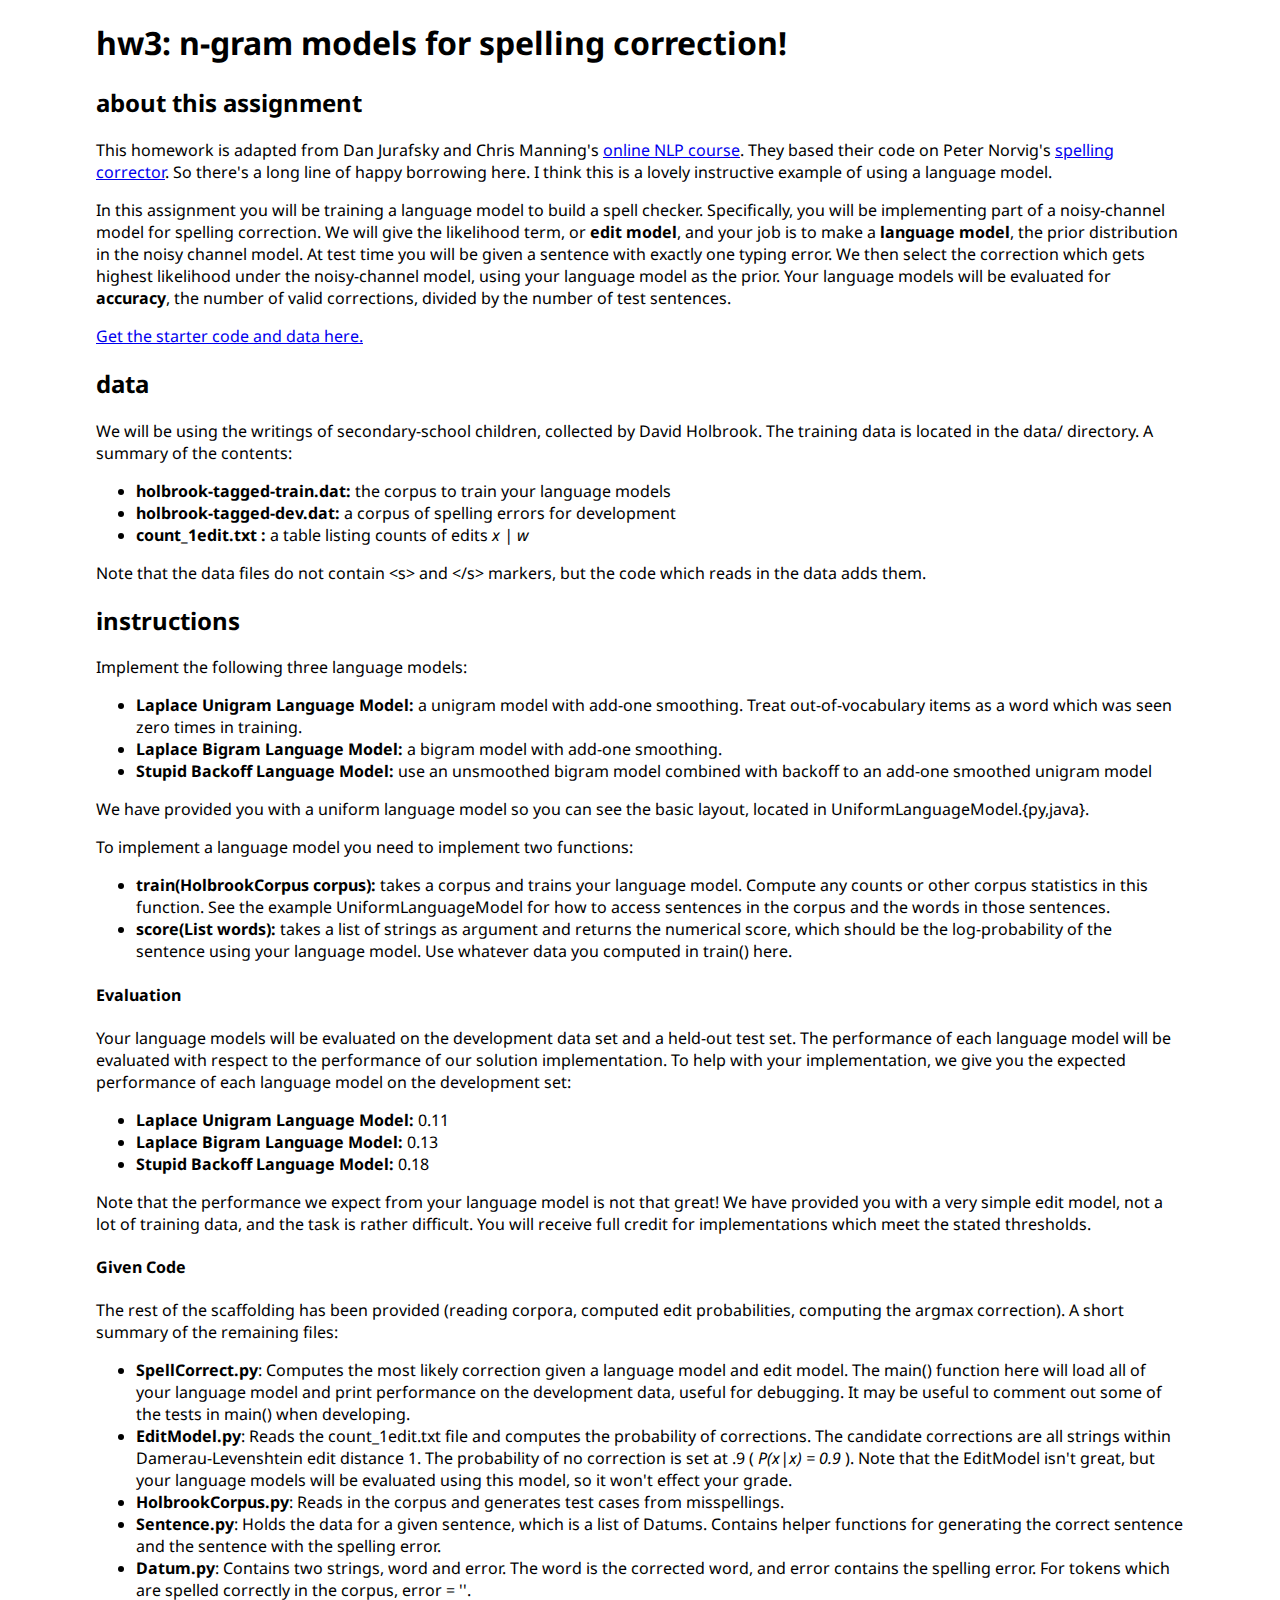
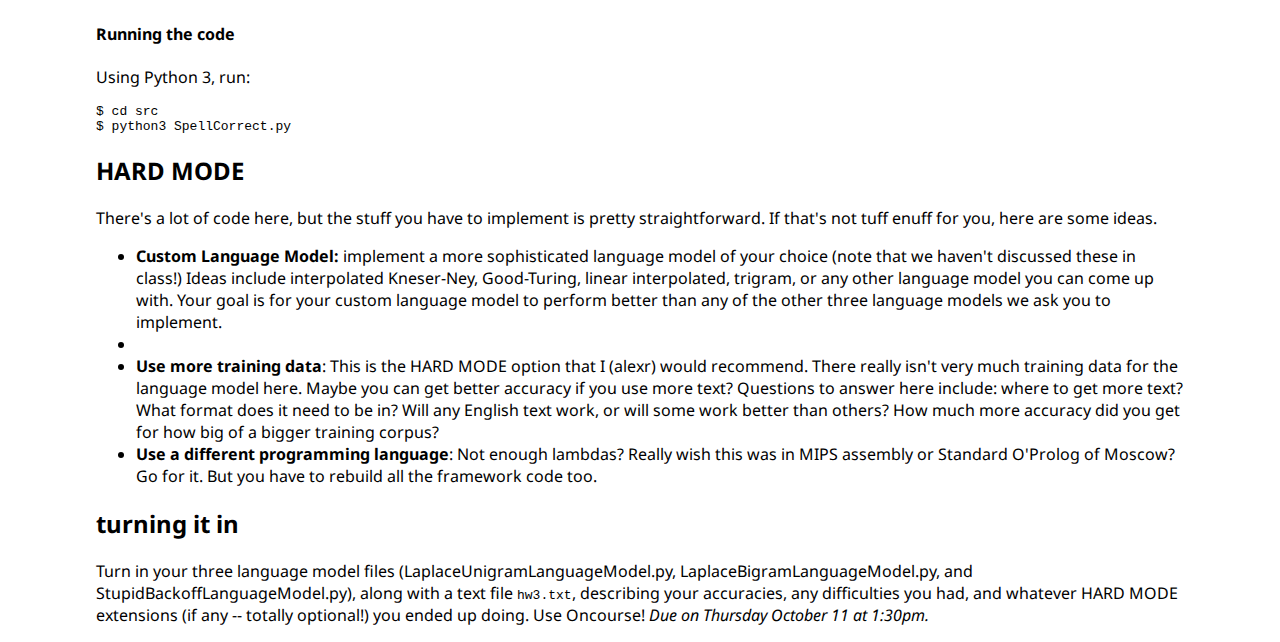
<file: nlpclass_2012/hw3.html>
<!doctype html>

<html>
<head>
<meta http-equiv="Content-Type" content="text/html;charset=utf-8"/>
<title>csci b490: hw3</title>
<style>
@import url(https://fonts.googleapis.com/css?family=Droid+Sans);
body {
  margin-left: 6em;
  margin-right: 6em;
  font-family: 'Droid Sans', sans-serif;
}
</style>
</head>

<body>
<h1>hw3: n-gram models for spelling correction!</h1>

<h2>about this assignment</h2>

<p>
This homework is adapted from Dan Jurafsky and Chris Manning's <a
href="https://www.coursera.org/course/nlp">online NLP course</a>. They based
their code on Peter Norvig's <a
href="http://norvig.com/spell-correct.html">spelling corrector</a>. So there's
a long line of happy borrowing here. I think this is a lovely instructive
example of using a language model.
</p>

<p>
In this assignment you will be training a language model to build a spell
checker. Specifically, you will be implementing part of a noisy-channel model
for spelling correction. We will give the likelihood term, or <b>edit
model</b>, and your job is to make a <b>language model</b>, the prior
distribution in the noisy channel model.  At test time you will be given a
sentence with exactly one typing error. We then select the correction which
gets highest likelihood under the noisy-channel model, using your language
model as the prior. Your language models will be evaluated for <b>accuracy</b>,
the number of valid corrections, divided by the number of test sentences.
</p>

<p>
<a href="http://www.cs.indiana.edu/~alexr/nlpclass_2012/hw3.zip">
Get the starter code and data here.
</a>
</p>

<h2>data</h2>
We will be using the writings of secondary-school children, collected by David
Holbrook. The training data is located in the data/ directory. A summary of
the contents:
<ul>
  <li><b>holbrook-tagged-train.dat:</b> the corpus to train your language models</li>
  <li><b>holbrook-tagged-dev.dat:</b> a corpus of spelling errors for development</li>
  <li><b>count_1edit.txt :</b> a table listing counts of edits <i>x | w</i>
  </li>
</ul>


<p>
Note that the data files do not contain &lt;s&gt; and &lt;/s&gt; markers, but
the code which reads in the data adds them.
</p>


<h2>instructions</h2>
Implement the following three language models:
<ul>
  <li><b>Laplace Unigram Language Model:</b> a unigram model with add-one
  smoothing. Treat out-of-vocabulary items as a word which was seen zero times
  in training.</li>
  <li><b>Laplace Bigram Language Model:</b> a bigram model with add-one
  smoothing.</li>
  <li><b>Stupid Backoff Language Model:</b> use an unsmoothed bigram model
  combined with backoff to an add-one smoothed unigram model</li>
</ul>
We have provided you with a uniform language model so you can see the basic
layout, located in UniformLanguageModel.{py,java}.

<p>
To implement a language model you need to implement two functions:
</p><ul>
  <li><b>train(HolbrookCorpus corpus):</b> takes a corpus and trains your
  language model. Compute any counts or other corpus statistics in this
  function. See the example UniformLanguageModel for how to access sentences in
  the corpus and the words in those sentences.</li>
  <li><b>score(List<string> words):</string></b> takes a list of strings as
  argument and returns the numerical score, which should be the log-probability
  of the sentence using your language model. Use whatever data you computed in
  train() here.</li>
</ul>

<h4>Evaluation</h4>
Your language models will be evaluated on the development data set and a
held-out test set. The performance of each language model will be evaluated
with respect to the performance of our solution implementation. To help with
your implementation, we give you the expected performance of each language
model on the development set:
<ul>
  <li><b>Laplace Unigram Language Model:</b> 0.11</li>
  <li><b>Laplace Bigram Language Model:</b> 0.13</li>
  <li><b>Stupid Backoff Language Model:</b>  0.18</li>
</ul>

<p>
Note that the performance we expect from your language model is not that great!
We have provided you with a very simple edit model, not a lot of training data,
and the task is rather difficult. You will receive full credit for
implementations which meet the stated thresholds.
</p>

<h4>Given Code</h4>
The rest of the scaffolding has been provided (reading corpora, computed edit
probabilities, computing the argmax correction).  A short summary of the remaining files:
<ul>
  <li><b>SpellCorrect.py</b>: Computes the most likely correction given a
  language model and edit model. The main() function here will load all of your
  language model and print performance on the development data, useful for
  debugging. It may be useful to comment out some of the tests in main() when
  developing.</li>
  <li><b>EditModel.py</b>: Reads the count_1edit.txt file and computes the
  probability of corrections. The candidate corrections are all strings within
  Damerau-Levenshtein edit distance 1. The probability of no correction is set
  at .9 ( <i>P(x|x) = 0.9</i> ). Note that the EditModel isn't great, but your
  language models will be evaluated using this model, so it won't effect your
  grade.</li>
  <li><b>HolbrookCorpus.py</b>: Reads in the corpus and generates test cases
  from misspellings.</li>
  <li><b>Sentence.py</b>: Holds the data for a given sentence, which is a list
  of Datums. Contains helper functions for generating the correct sentence and
  the sentence with the spelling error.</li>
  <li><b>Datum.py</b>: Contains two strings, word and error. The word
  is the corrected word, and error contains the spelling error. For tokens
  which are spelled correctly in the corpus, error = ''.</li>
</ul>

<h4>Running the code</h4>

<p>
Using Python 3, run:

</p><pre>$ cd src
$ python3 SpellCorrect.py
</pre>


<h2>HARD MODE</h2>

<p>There's a lot of code here, but the stuff you have to implement is pretty
straightforward. If that's not tuff enuff for you, here are some ideas.

  <ul>
  <li><b>Custom Language Model:</b> implement a more sophisticated language
  model of your choice (note that we haven't discussed these in class!)
  Ideas include interpolated Kneser-Ney, Good-Turing, linear interpolated,
  trigram, or any other language model you can come up with.  Your goal is for
  your custom language model to perform better than any of the other three
  language models we ask you to implement.</li>

  <li><!--secret hard mode option --></li>

  <li><b>Use more training data</b>: This is the HARD MODE option that I
  (alexr) would recommend. There really isn't very much training data for the
  language model here. Maybe you can get better accuracy if you use more text?
  Questions to answer here include: where to get more text? What format does it
  need to be in? Will any English text work, or will some work better than
  others? How much more accuracy did you get for how big of a bigger training
  corpus?</li>

  <li><b>Use a different programming language</b>: Not enough lambdas? Really
  wish this was in MIPS assembly or Standard O'Prolog of Moscow? Go for it. But
  you have to rebuild all the framework code too.
  </li>
  </ul>

<h2>turning it in</h2>

<p>Turn in your three language model files (LaplaceUnigramLanguageModel.py,
LaplaceBigramLanguageModel.py, and StupidBackoffLanguageModel.py), along with a
text file <tt>hw3.txt</tt>, describing your accuracies, any difficulties you
had, and whatever HARD MODE extensions (if any -- totally optional!) you ended
up doing. Use Oncourse! <em>Due on Thursday October 11 at 1:30pm.</em>
</p>

</body>
</html>
</file>
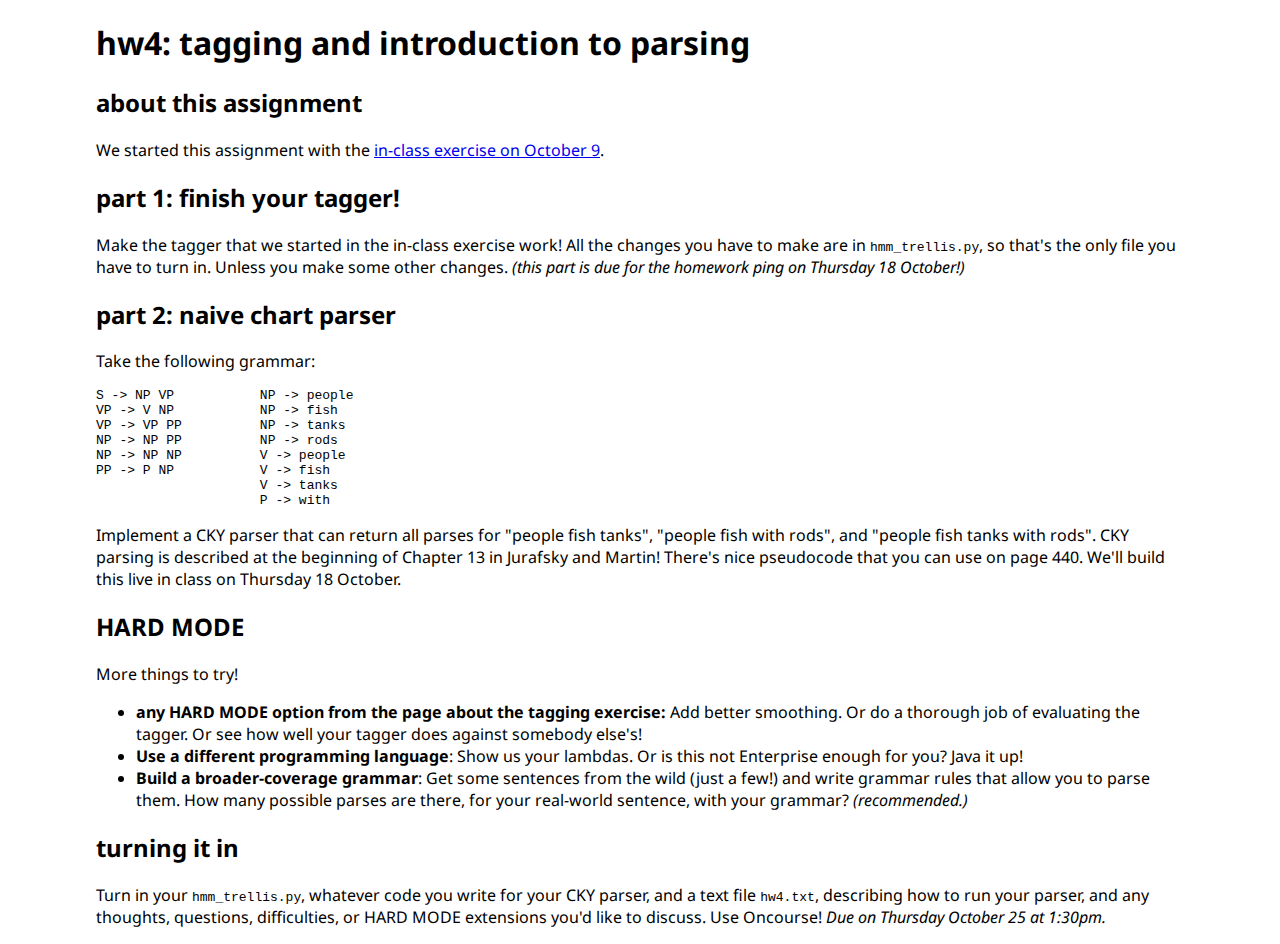
<file: nlpclass_2012/hw4.html>
<!doctype html>

<html>
<head>
<meta http-equiv="Content-Type" content="text/html;charset=utf-8"/>
<title>csci b490: hw4</title>
<style>
@import url(https://fonts.googleapis.com/css?family=Droid+Sans);
body {
  margin-left: 6em;
  margin-right: 6em;
  font-family: 'Droid Sans', sans-serif;
}
</style>
</head>

<body>
<h1>hw4: tagging and introduction to parsing</h1>

<h2>about this assignment</h2>

<p>
We started this assignment with the <a
href="https://sites.google.com/site/b490nlp/tagging-in-class-exercise">in-class
exercise on October 9</a>.
</p>

<h2>part 1: finish your tagger!</h2>
<p>
Make the tagger that we started in the in-class exercise work! All the changes
you have to make are in <tt>hmm_trellis.py</tt>, so that's the only file you
have to turn in. Unless you make some other changes. <em>(this part is due for
the homework ping on Thursday 18 October!)</em>
</p>

<h2>part 2: naive chart parser</h2>
<p>
Take the following grammar:
</p>

<pre>
S -> NP VP           NP -> people
VP -> V NP           NP -> fish
VP -> VP PP          NP -> tanks
NP -> NP PP          NP -> rods
NP -> NP NP          V -> people
PP -> P NP           V -> fish
                     V -> tanks
                     P -> with
</pre>

<p>Implement a CKY parser that can return all parses for "people fish tanks",
"people fish with rods", and "people fish tanks with rods". CKY parsing is
described at the beginning of Chapter 13 in Jurafsky and Martin! There's nice
pseudocode that you can use on page 440. We'll build this live in class on
Thursday 18 October.</p>

<h2>HARD MODE</h2>

<p>More things to try!</p>

  <ul>
  <li><b>any HARD MODE option from the page about the tagging exercise:</b>
  Add better smoothing. Or do a thorough job of evaluating the tagger. Or see
  how well your tagger does against somebody else's!
  </li>

  <li><b>Use a different programming language</b>: Show us your lambdas. Or is
  this not Enterprise enough for you? Java it up!
  </li>

  <li><b>Build a broader-coverage grammar</b>: Get some sentences from the wild
  (just a few!) and write grammar rules that allow you to parse them. How many
  possible parses are there, for your real-world sentence, with your grammar?
  <em>(recommended.)</em>
  </li>
  </ul>

<h2>turning it in</h2>

<p>Turn in your <tt>hmm_trellis.py</tt>, whatever code you write for your CKY
parser, and a text file <tt>hw4.txt</tt>, describing how to run your parser,
and any thoughts, questions, difficulties, or HARD MODE extensions you'd like
to discuss. Use Oncourse! <em>Due on Thursday October 25 at 1:30pm.</em>
</p>

</body>
</html>
</file>
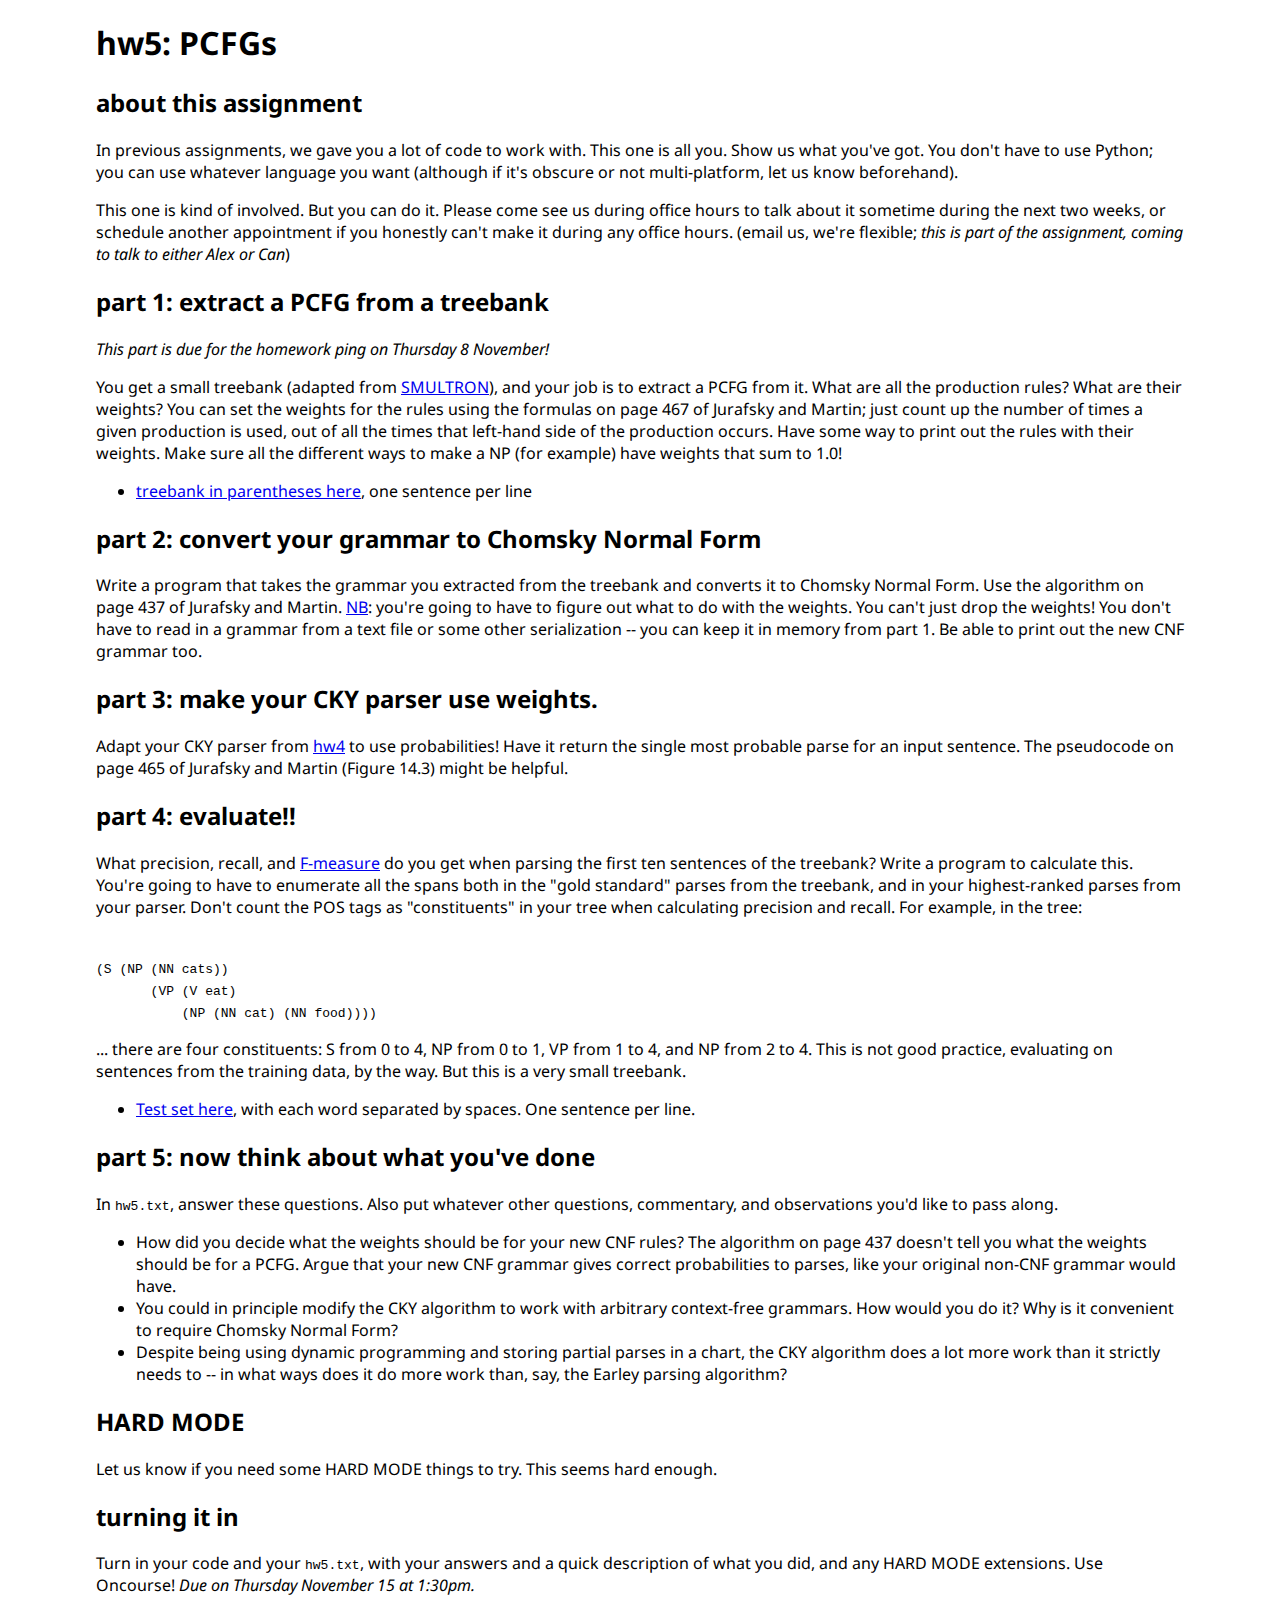
<file: nlpclass_2012/hw5.html>
<!doctype html>

<html>
<head>
<meta http-equiv="Content-Type" content="text/html;charset=utf-8"/>
<title>csci b490: hw5</title>
<style>
@import url(https://fonts.googleapis.com/css?family=Droid+Sans);
body {
  margin-left: 6em;
  margin-right: 6em;
  font-family: 'Droid Sans', sans-serif;
}
</style>
</head>

<body>
<h1>hw5: PCFGs</h1>

<h2>about this assignment</h2>

<p>
In previous assignments, we gave you a lot of code to work with. This one is
all you. Show us what you've got. You don't have to use Python; you can use
whatever language you want (although if it's obscure or not multi-platform, let
us know beforehand).
</p>

<p>This one is kind of involved. But you can do it. Please come see us during
office hours to talk about it sometime during the next two weeks, or schedule
another appointment if you honestly can't make it during any office hours.
(email us, we're flexible; <em>this is part of the assignment, coming to talk to
either Alex or Can</em>)
</p>

<h2>part 1: extract a PCFG from a treebank</h2>
<p>
<em>This part is due for the homework ping on Thursday 8 November!</em>
</p>

<p>
You get a small treebank (adapted from <a
href="http://www.cl.uzh.ch/research/paralleltreebanks/smultron_en.html">
SMULTRON</a>), and your job is to extract a PCFG from it. What are all the
production rules? What are their weights? You can set the weights for the rules
using the formulas on page 467 of Jurafsky and Martin; just count up the number
of times a given production is used, out of all the times that left-hand side
of the production occurs. Have some way to print out the rules with their
weights. Make sure all the different ways to make a NP (for example) have
weights that sum to 1.0!
</p>

<ul>
<li><a href="sophie_treebank.txt">treebank in parentheses here</a>, one
sentence per line</li>
</ul>

<h2>part 2: convert your grammar to Chomsky Normal Form</h2>
<p>
Write a program that takes the grammar you extracted from the treebank and
converts it to Chomsky Normal Form. Use the algorithm on page 437 of Jurafsky
and Martin. <a href="http://en.wikipedia.org/wiki/Nota_bene">NB</a>: you're
going to have to figure out what to do with the weights.  You can't just drop
the weights! You don't have to read in a grammar from a text file or some other
serialization -- you can keep it in memory from part 1. Be able to print out
the new CNF grammar too.
</p>

<h2>part 3: make your CKY parser use weights.</h2>
<p>
Adapt your CKY parser from <a href="hw4.html">hw4</a> to use probabilities!
Have it return the single most probable parse for an input sentence. The
pseudocode on page 465 of Jurafsky and Martin (Figure 14.3) might be helpful.
</p>

<h2>part 4: evaluate!!</h2>
<p>
What precision, recall, and <a
href="http://en.wikipedia.org/wiki/F1_score">F-measure</a> do you get when
parsing the first ten sentences of the treebank? Write a program to calculate
this. You're going to have to enumerate all the spans both in the "gold
standard" parses from the treebank, and in your highest-ranked parses from your
parser. Don't count the POS tags as "constituents" in your tree when
calculating precision and recall. For example, in the tree:
</p>

<code style="white-space:pre">
(S (NP (NN cats))
       (VP (V eat)
           (NP (NN cat) (NN food))))
</code>

<p>... there are four constituents: S from 0 to 4, NP from 0 to 1, VP from 1 to
4, and NP from 2 to 4. This is not good practice, evaluating on sentences from
the training data, by the way. But this is a very small treebank.</p>

<ul>
<li><a href="sophie_testset.txt">Test set here</a>, with each word separated by
spaces. One sentence per line.</li>
</ul>

<h2>part 5: now think about what you've done</h2>
<p>
In <tt>hw5.txt</tt>, answer these questions. Also put whatever other questions,
commentary, and observations you'd like to pass along.
</p>
<ul>
<li>How did you decide what the weights should be for your new CNF rules? The
algorithm on page 437 doesn't tell you what the weights should be for a
PCFG. Argue that your new CNF grammar gives correct probabilities to parses,
like your original non-CNF grammar would have.</li>
<li>You could in principle modify the CKY algorithm to work with arbitrary
context-free grammars. How would you do it? Why is it convenient to require
Chomsky Normal Form? </li>
<li>Despite being using dynamic programming and storing partial parses in a
chart, the CKY algorithm does a lot more work than it strictly needs to -- in
what ways does it do more work than, say, the Earley parsing algorithm?</li>
</ul>

<h2>HARD MODE</h2>

<p>Let us know if you need some HARD MODE things to try. This seems hard
enough.</p>

<h2>turning it in</h2>

<p>
Turn in your code and your <tt>hw5.txt</tt>, with your answers and a quick
description of what you did, and any HARD MODE extensions. Use Oncourse!
<em>Due on Thursday November 15 at 1:30pm.</em>
</p>

</body>
</html>
</file>
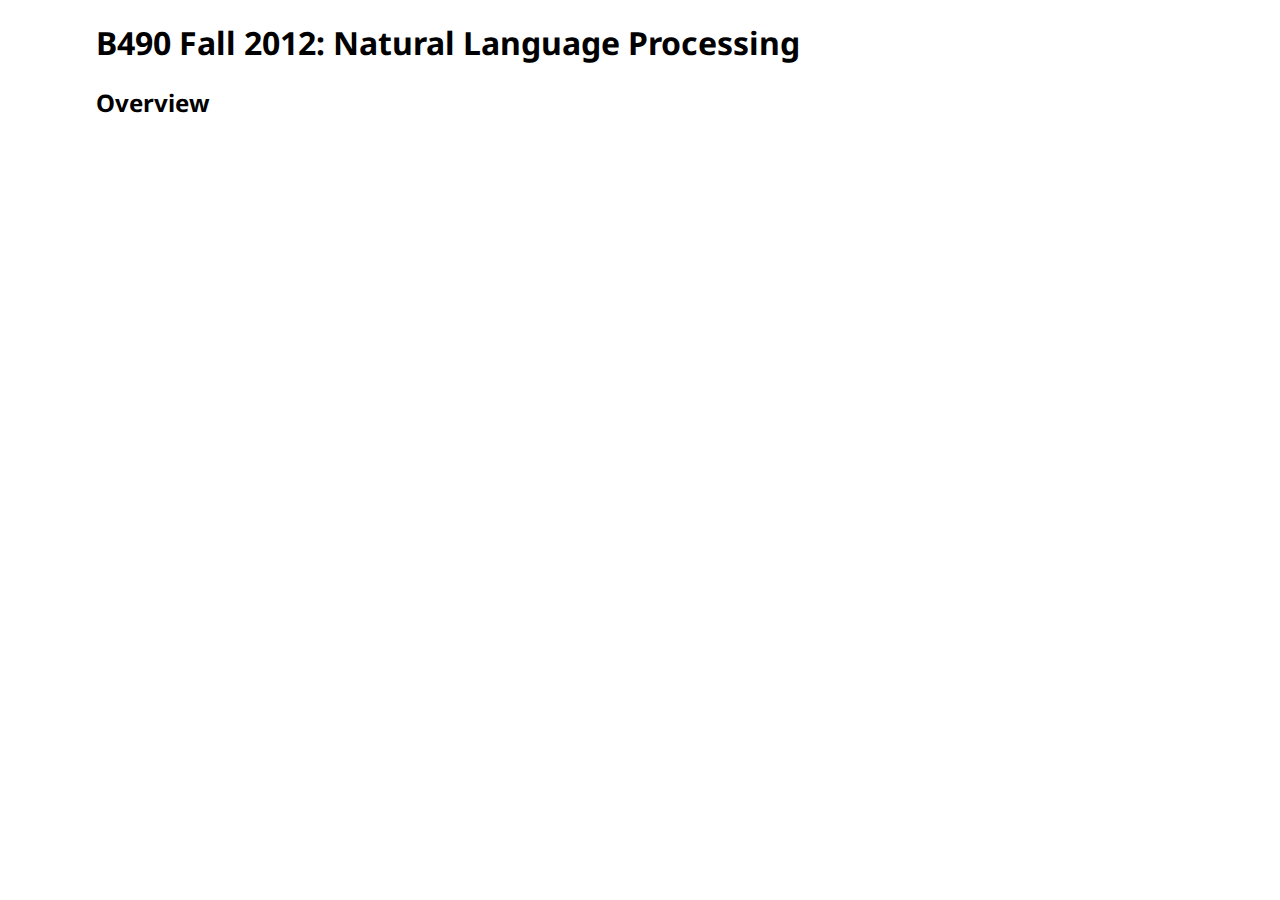
<file: nlpclass_2012/policies.html>
<!doctype html>
<html>
<head>
<meta http-equiv="Content-Type" content="text/html;charset=utf-8"/>
<title>csci b490: natural language processing</title>
<link href='nlpclass.css' rel='stylesheet' type='text/css'>
</head>

<body>
<h1>B490 Fall 2012: Natural Language Processing</h1>

<h2>Overview</h2>

</body>
</html>
</file>
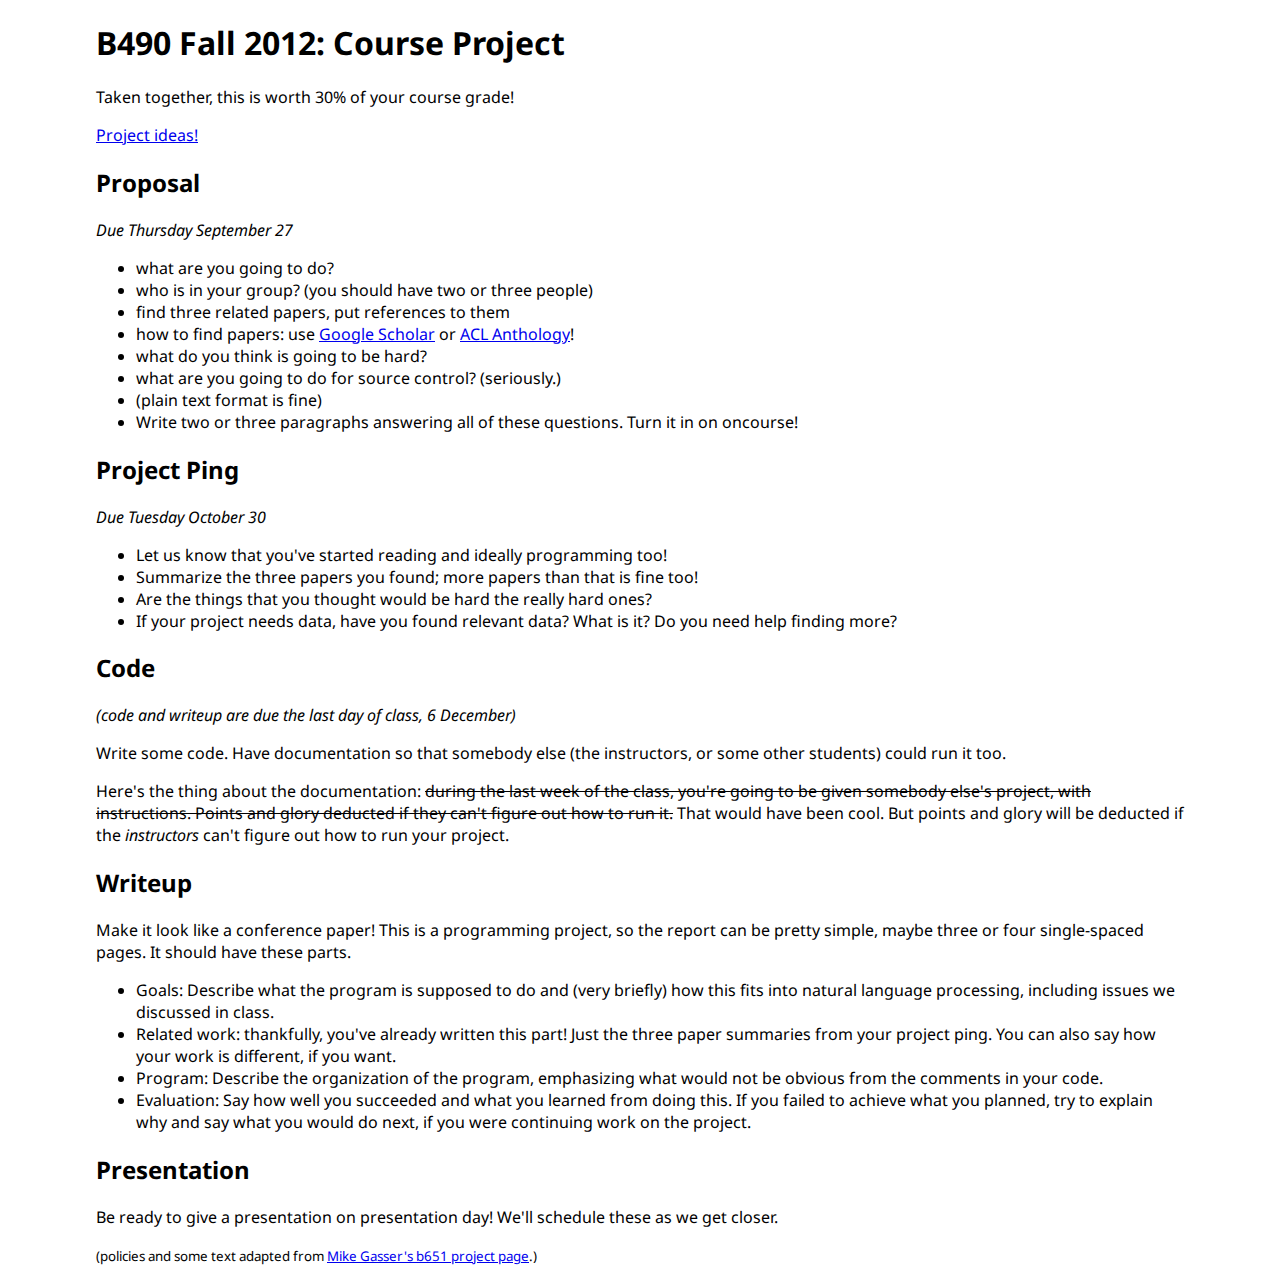
<file: nlpclass_2012/project.html>
<!doctype html>

<html>
<head>
<meta http-equiv="Content-Type" content="text/html;charset=utf-8"/>
<title>csci b490: natural language processing: the project</title>
<link href='nlpclass.css' rel='stylesheet' type='text/css'>
</head>

<body>
<h1>B490 Fall 2012: Course Project</h1>

<p>Taken together, this is worth 30% of your course grade!</p>

<p><a href="https://sites.google.com/site/b490nlp/ideas-for-projects">Project
ideas!</a></p>

<h2>Proposal</h2>
<p><em>Due Thursday September 27</em></p>
<ul>
<li>what are you going to do? </li>
<li>who is in your group? (you should have two or three people)</li>
<li>find three related papers, put references to them</li>
<li>how to find papers: use
<a href="http://scholar.google.com/">Google Scholar</a> or
<a href="http://aclweb.org/anthology-new/">ACL Anthology</a>!</li>
<li>what do you think is going to be hard? </li>
<li>what are you going to do for source control? (seriously.) </li>
<li>(plain text format is fine)</li>
<li>Write two or three paragraphs answering all of these questions. Turn it in
on oncourse!</li>
</ul>

<h2>Project Ping</h2>
<p><em>Due Tuesday October 30</em></p>
<ul>
<li>Let us know that you've started reading and ideally programming too!</li>
<li>Summarize the three papers you found; more papers than that is fine
too!</li>
<li>Are the things that you thought would be hard the really hard ones?</li>
<li>If your project needs data, have you found relevant data? What is it? Do
you need help finding more?</li>
</ul>

<h2>Code</h2>
<p><em>(code and writeup are due the last day of class, 6 December)</em></p>
<p>
Write some code. Have documentation so that somebody else (the instructors, or
some other students) could run it too.
</p>

<p>
Here's the thing about the documentation: <strike>during the last week of the
class, you're going to be given somebody else's project, with instructions.
Points and glory deducted if they can't figure out how to run it.</strike>
That would have been cool. But points and glory will be deducted if the
<em>instructors</em> can't figure out how to run your project.
</p>

<h2>Writeup</h2>
<p>
Make it look like a conference paper! This is a programming project, so the
report can be pretty simple, maybe three or four single-spaced pages. It should
have these parts.
</p>
<ul>
<li>Goals: Describe what the program is supposed to do and (very briefly) how
this fits into natural language processing, including issues we discussed in
class. </li>
<li>Related work: thankfully, you've already written this part! Just the three
paper summaries from your project ping. You can also say how your work is
different, if you want.</li>
<li>Program: Describe the organization of the program, emphasizing what would
not be obvious from the comments in your code.</li>
<li>Evaluation: Say how well you succeeded and what you learned from doing
this. If you failed to achieve what you planned, try to explain why and say
what you would do next, if you were continuing work on the project.</li>
</ul>

<h2>Presentation</h2>
<p>
Be ready to give a presentation on presentation day! We'll schedule these as we
get closer.
</p>

<p>
<small>(policies and some text adapted from <a
href="http://www.cs.indiana.edu/classes/b651/coursework.html">Mike Gasser's
b651 project page</a>.)</small>
</p>

</body>
</html>
</file>
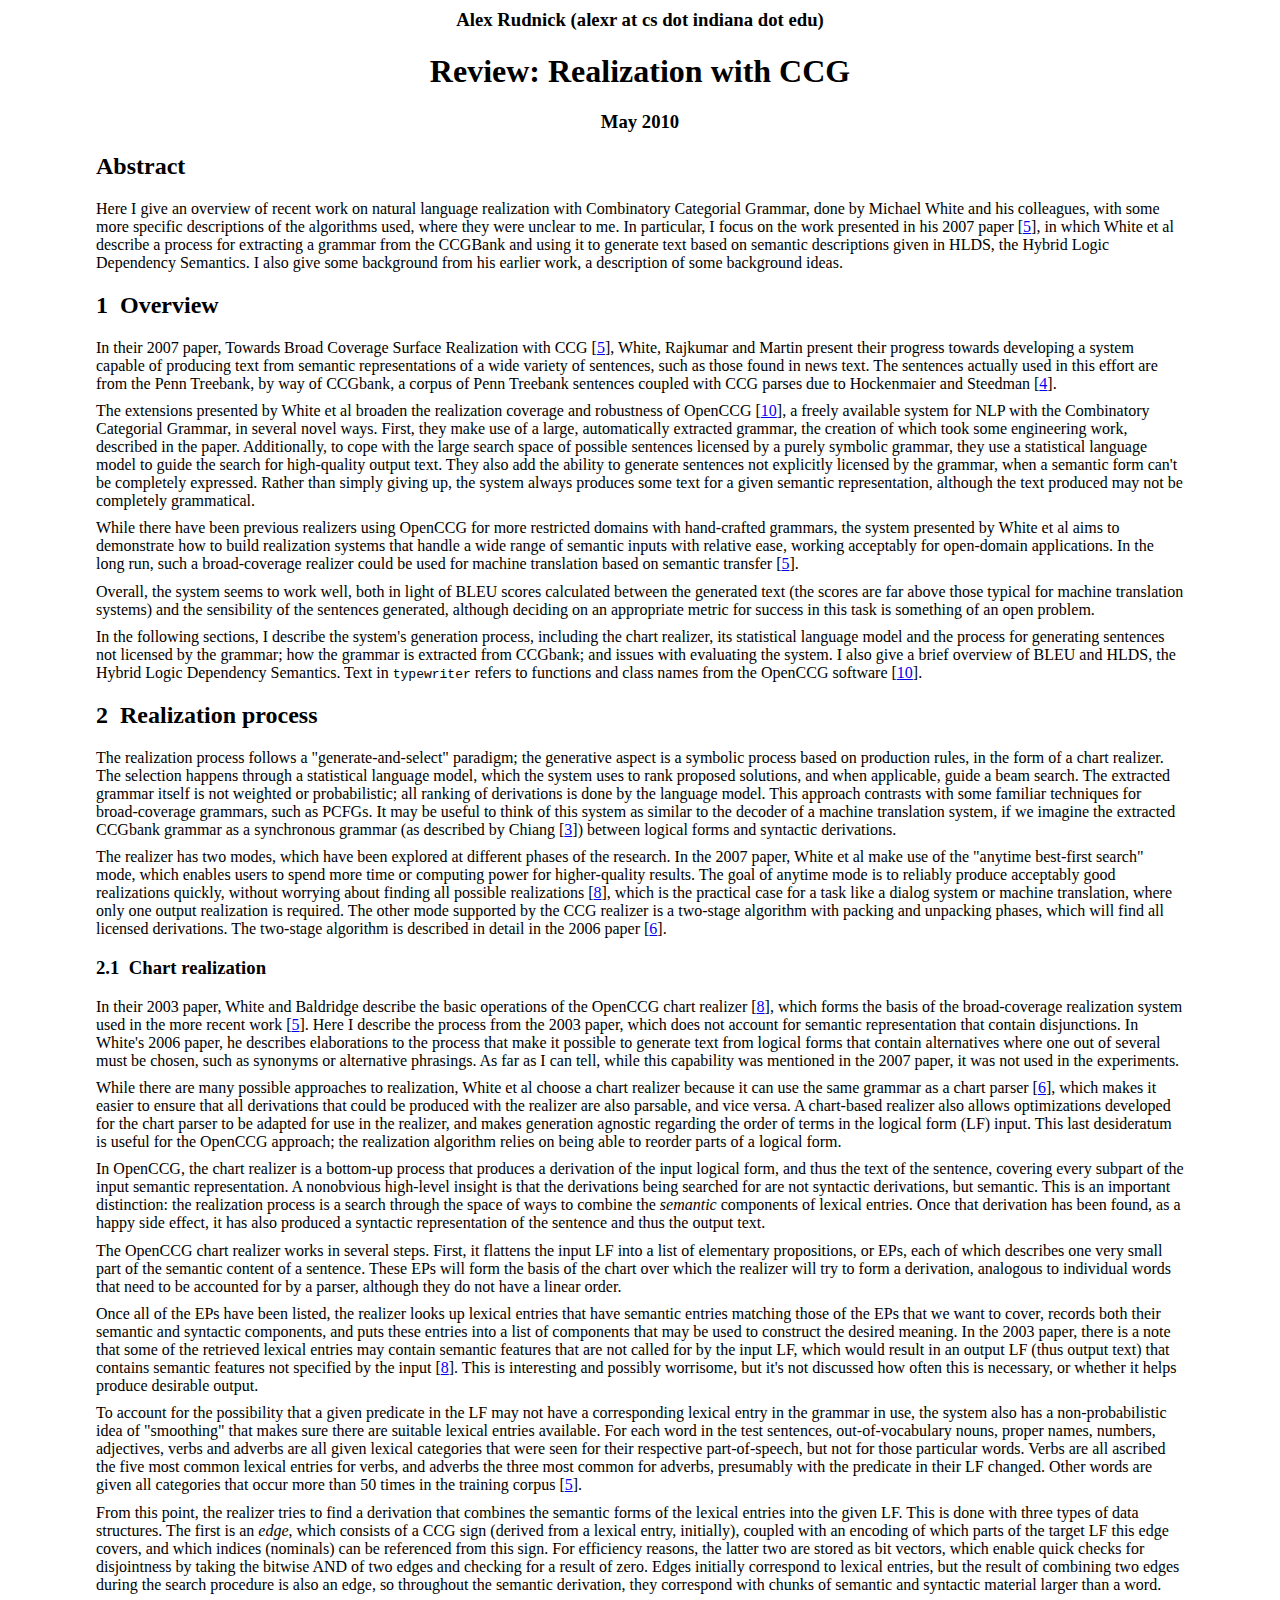
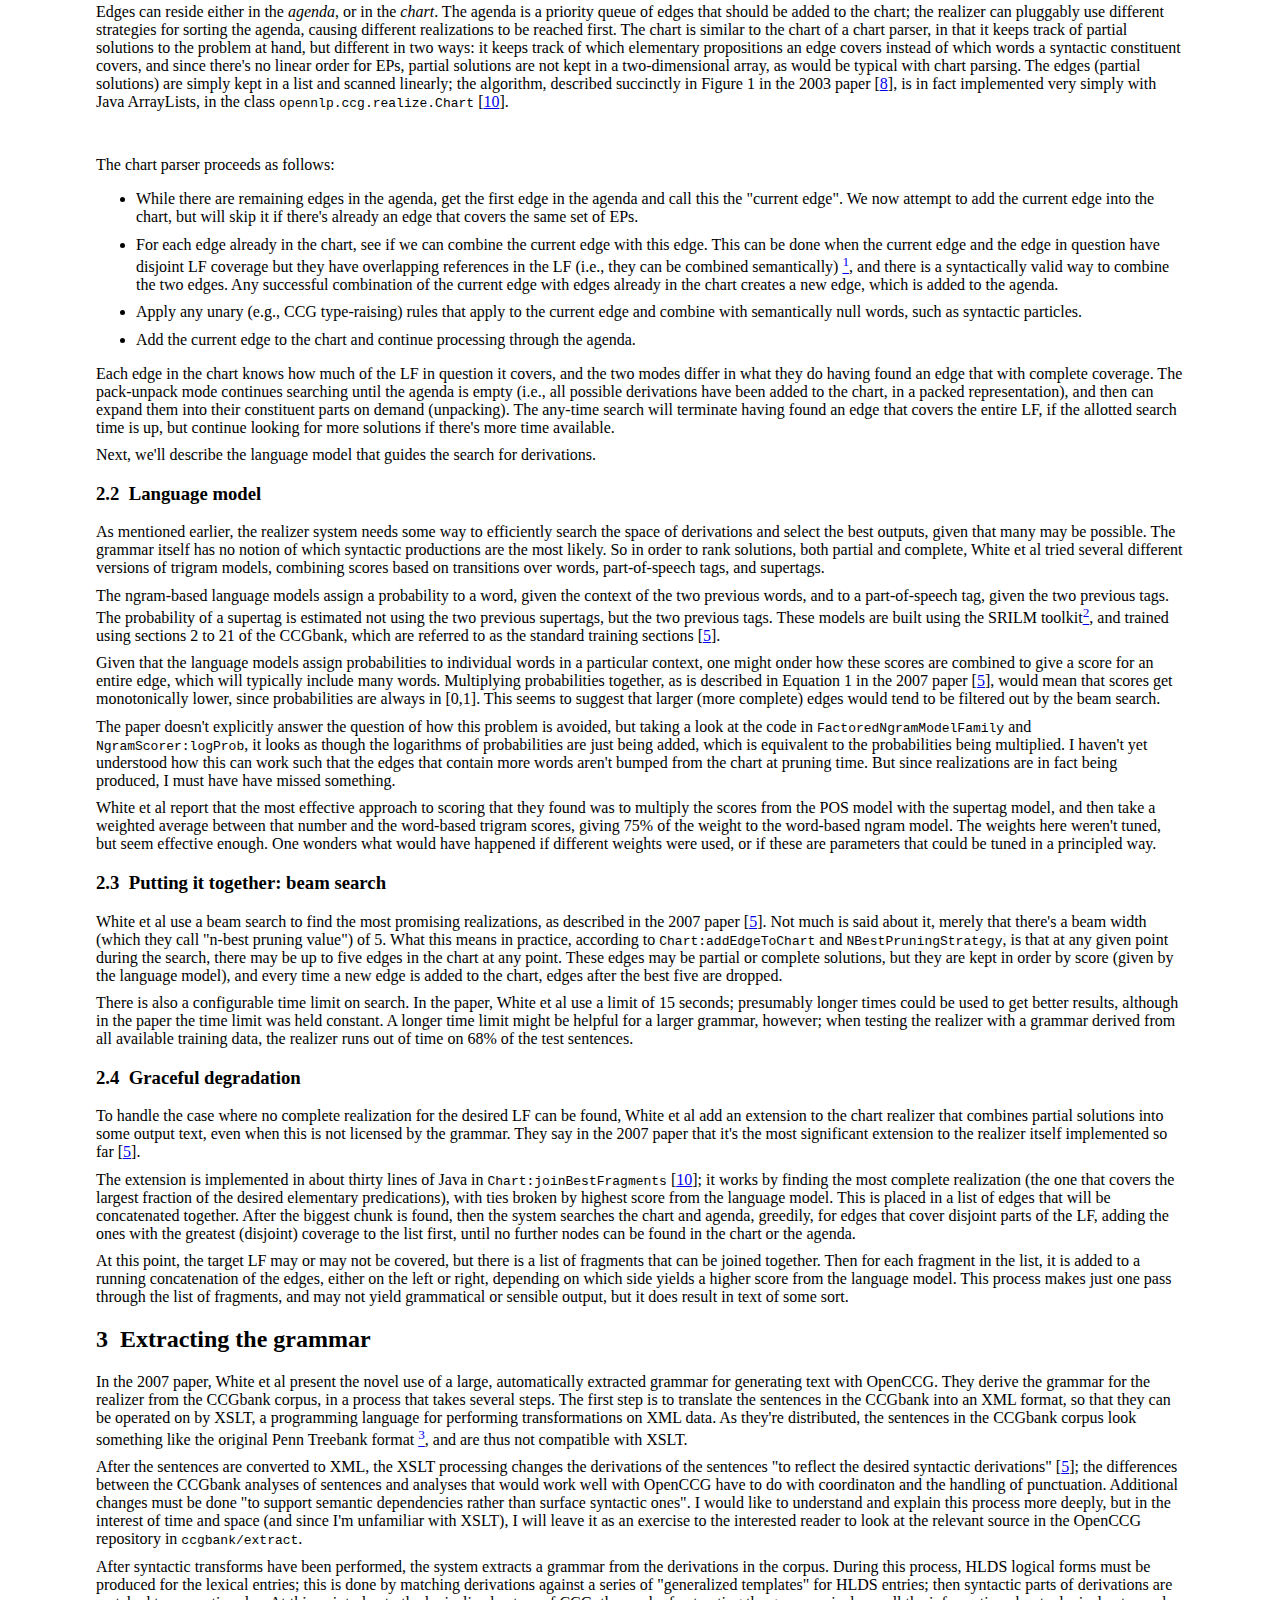
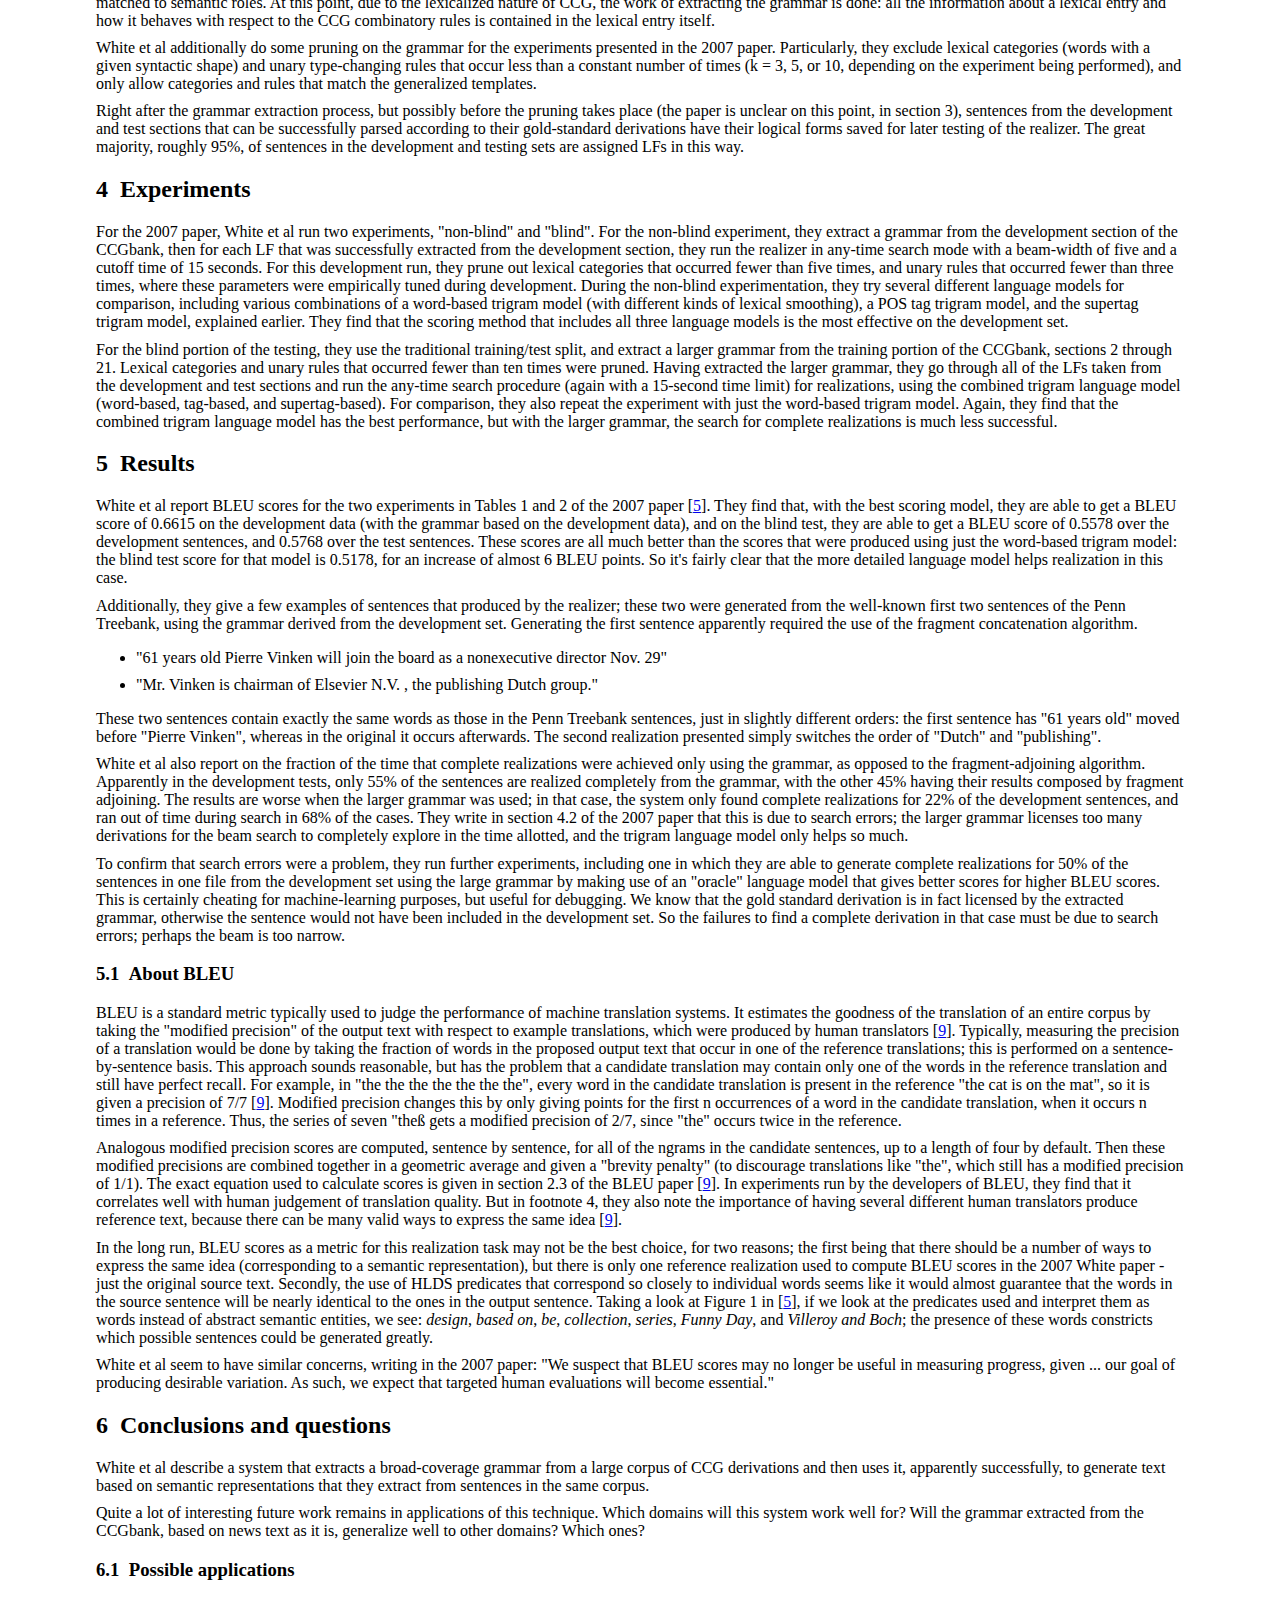
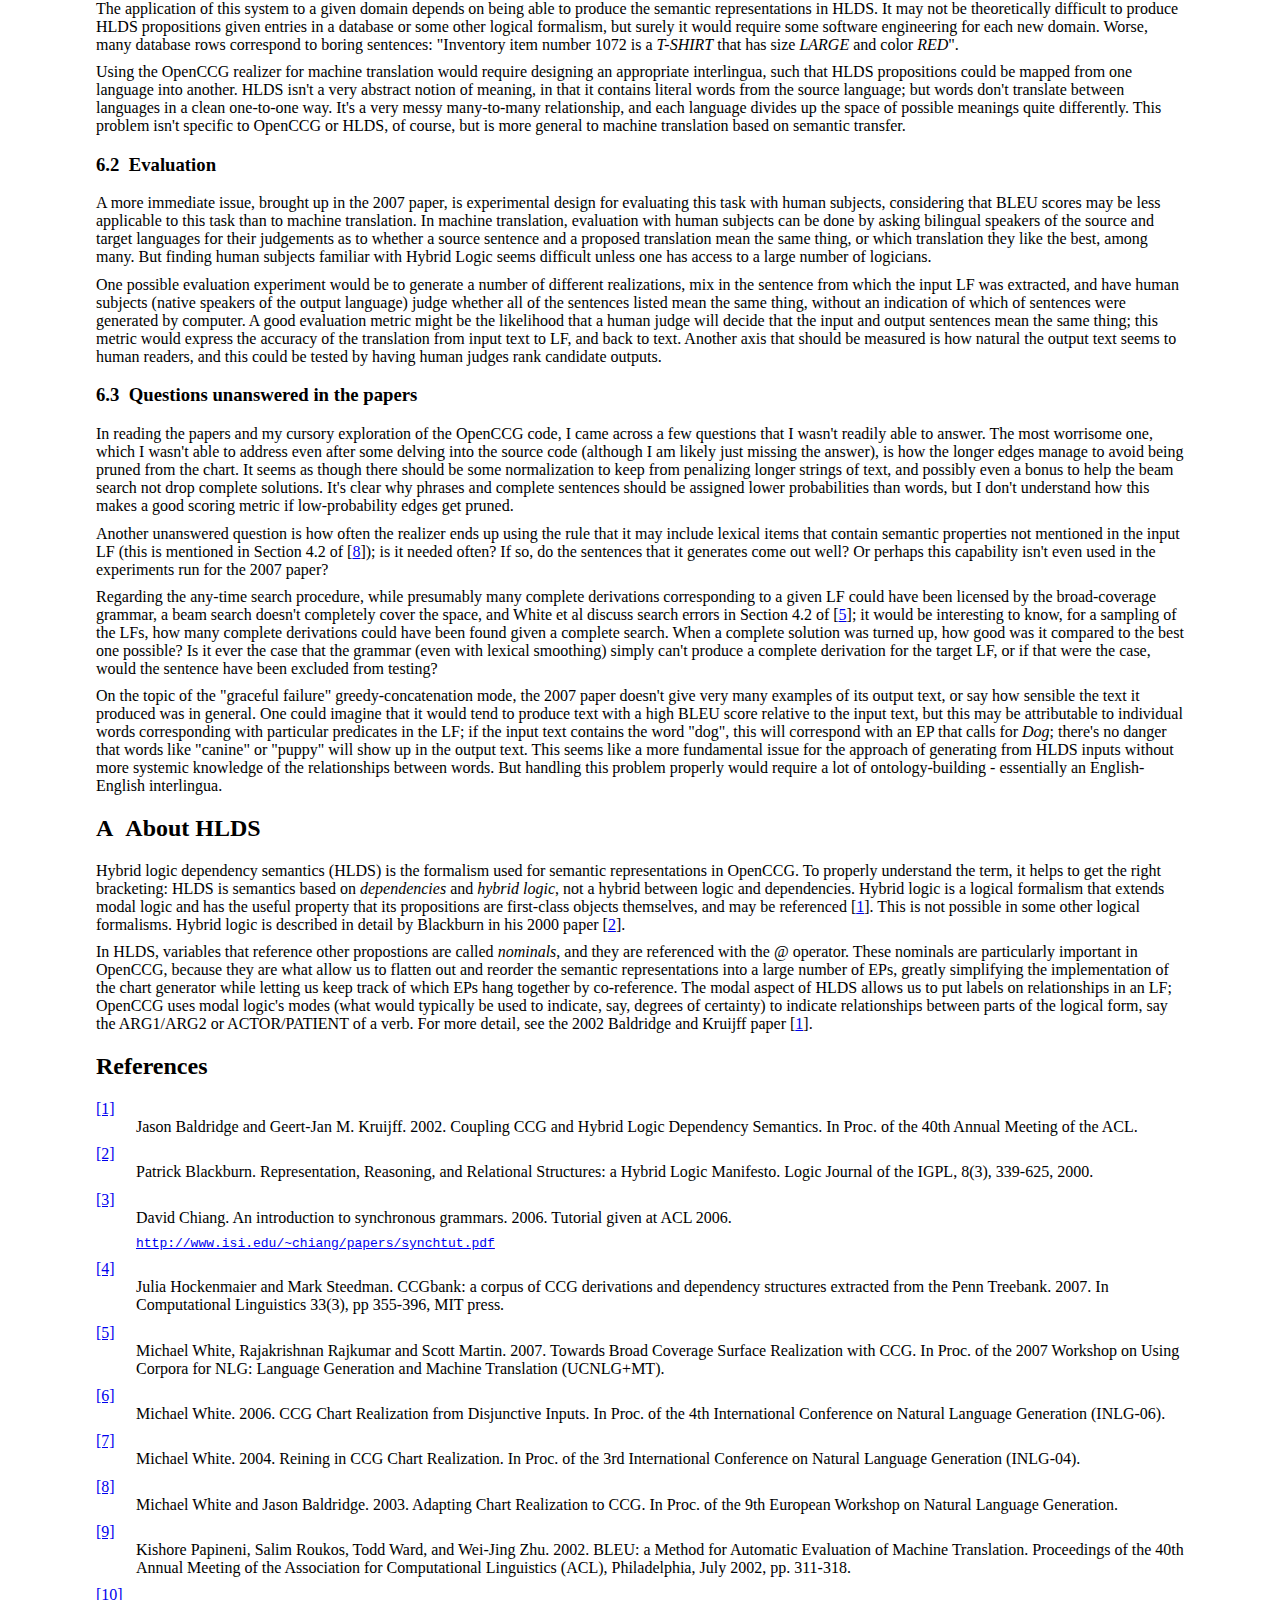
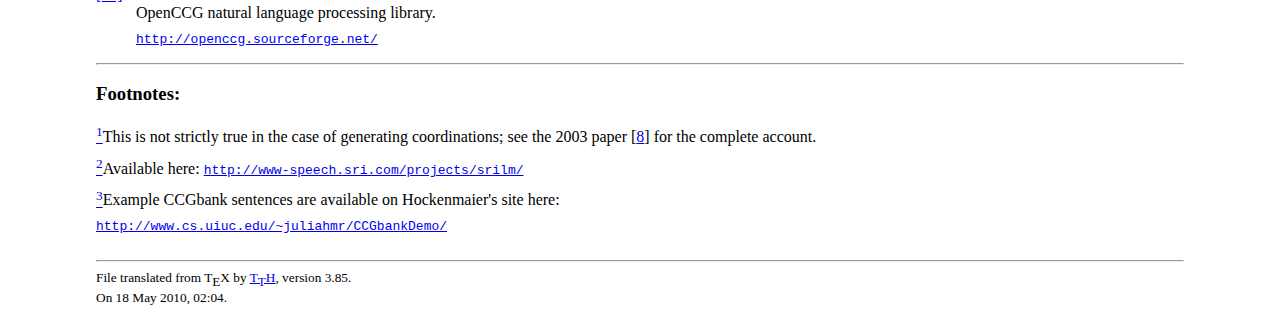
<file: nonpubs/alexr-ccg-generation.html>
<!DOCTYPE HTML PUBLIC "-//W3C//DTD HTML 4.0 Transitional//EN"
           "http://www.w3.org/TR/REC-html40/loose.dtd">
<html>
<head>
<meta name="GENERATOR" content="TtH 3.85">
<meta http-equiv="Content-Type" content="text/html; charset=ISO-8859-1">
 <style type="text/css"> div.p { margin-top: 7pt;}</style>
 <style type="text/css"><!--
 td div.comp { margin-top: -0.6ex; margin-bottom: -1ex;}
 td div.comb { margin-top: -0.6ex; margin-bottom: -.6ex;}
 td div.hrcomp { line-height: 0.9; margin-top: -0.8ex; margin-bottom: -1ex;}
 td div.norm {line-height:normal;}
 span.roman {font-family: serif; font-style: normal; font-weight: normal;} 
 span.overacc2 {position: relative;  left: .8em; top: -1.2ex;}
 span.overacc1 {position: relative;  left: .6em; top: -1.2ex;} --></style>

<style>
  body {
    margin-left: 6em;
    margin-right: 6em;
  }
</style>

<title>Review: Realization with CCG</title>


</head>
<body>

<div class="p"><!----></div>

<h3 align="center">Alex Rudnick (alexr at cs dot indiana dot edu) </h3>

<title>Review: Realization with CCG</title>
    
<h1 align="center">Review: Realization with CCG </h1>

<h3 align="center">May 2010 </h3>

<div class="p"><!----></div>
 
<h2> Abstract</h2>
Here I give an overview of recent work on natural language realization with
Combinatory Categorial Grammar, done by Michael White and his colleagues, with
some more specific descriptions of the algorithms used, where they were unclear
to me. In particular, I focus on the work presented in his 2007 paper
[<a href="#broadcoverage" name="CITEbroadcoverage">5</a>], in which White et al describe a process for extracting a
grammar from the CCGBank and using it to generate text based on semantic
descriptions given in HLDS, the Hybrid Logic Dependency Semantics. I also give
some background from his earlier work, a description of some background
ideas.

<div class="p"><!----></div>
 <h2><a name="tth_sEc1">
1</a>&nbsp;&nbsp;Overview</h2>

<div class="p"><!----></div>
In their 2007 paper, Towards Broad Coverage Surface Realization with CCG
[<a href="#broadcoverage" name="CITEbroadcoverage">5</a>], White, Rajkumar and Martin present their progress towards
developing a system capable of producing text from semantic representations of
a wide variety of sentences, such as those found in news text.  The sentences
actually used in this effort are from the Penn Treebank, by way of CCGbank, a
corpus of Penn Treebank sentences coupled with CCG parses due to Hockenmaier
and Steedman [<a href="#ccgbank" name="CITEccgbank">4</a>].

<div class="p"><!----></div>
The extensions presented by White et al broaden the realization coverage and
robustness of OpenCCG [<a href="#openccg" name="CITEopenccg">10</a>], a freely available system for NLP with
the Combinatory Categorial Grammar, in several novel ways. First, they make use
of a large, automatically extracted grammar, the creation of which took some
engineering work, described in the paper.  Additionally, to cope with the large
search space of possible sentences licensed by a purely symbolic grammar, they
use a statistical language model to guide the search for high-quality output
text. They also add the ability to generate sentences not explicitly licensed
by the grammar, when a semantic form can't be completely expressed.  Rather
than simply giving up, the system always produces some text for a given
semantic representation, although the text produced may not be completely
grammatical.

<div class="p"><!----></div>
While there have been previous realizers using OpenCCG for more restricted
domains with hand-crafted grammars, the system presented by White et al aims to
demonstrate how to build realization systems that
handle a wide range of semantic inputs with relative ease,
working acceptably for open-domain applications. In the long run, such a
broad-coverage realizer
could be used for machine translation based on semantic transfer
[<a href="#broadcoverage" name="CITEbroadcoverage">5</a>].

<div class="p"><!----></div>
Overall, the system seems to work well, both in light of BLEU scores
calculated between the generated text (the scores are far above those typical
for machine translation systems) and the sensibility of the sentences
generated, although deciding on an appropriate metric for success in this task
is something of an open problem.

<div class="p"><!----></div>
In the following sections, I describe the system's generation process,
including the chart realizer, its statistical language model and the process
for generating sentences not licensed by the grammar; how the grammar is
extracted from CCGbank; and issues with evaluating the system. I also give a
brief overview of BLEU and HLDS, the Hybrid Logic Dependency Semantics. Text in
<tt>typewriter</tt> refers to functions and class names from the 
OpenCCG software [<a href="#openccg" name="CITEopenccg">10</a>].

<div class="p"><!----></div>
 <h2><a name="tth_sEc2">
2</a>&nbsp;&nbsp;Realization process</h2>

<div class="p"><!----></div>
The realization process follows a "generate-and-select" paradigm; the
generative aspect is a symbolic process based on production rules, in the form
of a chart realizer. The selection happens through a statistical language
model, which the system uses to rank proposed solutions, and when applicable,
guide a beam search.  The extracted grammar itself is not
weighted or probabilistic; all ranking of derivations is done by the language
model. This approach contrasts with some familiar techniques for broad-coverage
grammars, such as PCFGs.  It may be useful to think of this system as similar
to the decoder of a machine translation system, if we imagine the extracted
CCGbank grammar as a synchronous grammar (as described by Chiang
[<a href="#synchronous" name="CITEsynchronous">3</a>]) between logical forms and syntactic derivations.

<div class="p"><!----></div>
The realizer has two modes, which have been explored at different phases of the
research. In the 2007 paper, White et al make use of the "anytime best-first
search" mode, which enables users to spend more time or computing power for
higher-quality results. The goal of anytime mode is to reliably produce
acceptably good realizations quickly, without worrying about finding all
possible realizations [<a href="#chartrealization" name="CITEchartrealization">8</a>], which is the practical case for
a task like a dialog system or machine translation, where only one output
realization is required.  The other mode supported by the CCG realizer is a
two-stage algorithm with packing and unpacking phases, which will find all
licensed derivations. The two-stage algorithm is described in detail in the
2006 paper [<a href="#disjunctive" name="CITEdisjunctive">6</a>]. 

<div class="p"><!----></div>
     <h3><a name="tth_sEc2.1">
2.1</a>&nbsp;&nbsp;Chart realization</h3>

<div class="p"><!----></div>
In their 2003 paper, White and Baldridge describe the basic operations of the
OpenCCG chart realizer [<a href="#chartrealization" name="CITEchartrealization">8</a>], which forms the basis of the
broad-coverage realization system used in the more recent work
[<a href="#broadcoverage" name="CITEbroadcoverage">5</a>]. Here I describe the process from the 2003 paper, which
does not account for semantic representation that contain disjunctions. In
White's 2006 paper, he describes elaborations to the process that make it
possible to generate text from logical forms that contain alternatives where
one out of several must be chosen, such as synonyms or alternative phrasings.
As far as I can tell, while this capability was mentioned in the 2007 paper, it
was not used in the experiments.

<div class="p"><!----></div>
While there are many possible approaches to realization, White et al choose a
chart realizer because it can use the same grammar as a chart parser
[<a href="#disjunctive" name="CITEdisjunctive">6</a>], which makes it easier to ensure that all derivations that
could be produced with the realizer are also parsable, and vice versa. A
chart-based realizer also allows optimizations developed for the chart parser
to be adapted for use in the realizer, and makes generation agnostic regarding
the order of terms in the logical form (LF) input.
This last desideratum is useful for the OpenCCG approach; the realization
algorithm relies on being able to reorder parts of a logical form.

<div class="p"><!----></div>
In OpenCCG, the chart realizer is a bottom-up process that produces a
derivation of the input
logical form, and thus the text of the sentence, covering every subpart of the
input semantic representation.  A nonobvious high-level insight is that the
derivations being searched for are not syntactic derivations, but semantic.
This is an important distinction: the realization process is a search through
the space of ways to combine the <em>semantic</em> components of lexical entries.
Once that derivation has been found, as a happy side effect, it has also
produced a syntactic representation of the sentence and thus the output text.

<div class="p"><!----></div>
The OpenCCG chart realizer works in several steps. First, it flattens the input
LF into a list of elementary propositions, or EPs, each of which describes one
very small part of the semantic content of a sentence. These EPs
will form the basis of the chart over which the realizer will try to form a
derivation, analogous to individual words that need to be accounted for by a
parser, although they do not have a linear order.

<div class="p"><!----></div>
Once all of the EPs have been listed, the realizer looks up lexical entries
that have semantic entries matching those of the EPs that we want to cover,
records both their semantic and syntactic components, and puts these entries
into a list of components that may be used to construct the desired meaning. In
the 2003 paper, there is a note that some of the retrieved lexical entries may
contain semantic features that are not called for by the input LF, which would
result in an output LF (thus output text) that contains semantic features not
specified by the input [<a href="#chartrealization" name="CITEchartrealization">8</a>]. This is interesting and
possibly worrisome, but it's not discussed how often this is necessary, or
whether it helps produce desirable output.

<div class="p"><!----></div>
To account for the possibility that a given predicate in the LF may not have a
corresponding lexical entry in the grammar in use, the system also has a
non-probabilistic idea of "smoothing" that makes sure there are suitable
lexical entries available. For each word in the test sentences,
out-of-vocabulary nouns, proper names, numbers, adjectives, verbs and adverbs
are all given lexical categories that were seen for their respective
part-of-speech, but not for those particular words.  Verbs are all
ascribed the five most common lexical entries for verbs, and adverbs the three
most common for adverbs, presumably with the predicate in their LF changed.
Other words are given all categories that occur more than 50 times in the
training corpus
[<a href="#broadcoverage" name="CITEbroadcoverage">5</a>].

<div class="p"><!----></div>
From this point, the realizer tries to find a derivation that combines the
semantic forms of the lexical entries into the given LF. This is done with
three types of data structures. The first is an <em>edge</em>, which consists of
a CCG sign (derived from a lexical entry, initially), coupled with an encoding
of which parts of the target LF this edge covers, and which indices (nominals)
can be referenced from this sign. For efficiency reasons, the latter two are
stored as bit vectors, which enable quick checks for disjointness by taking the
bitwise AND of two edges and checking for a result of zero.  Edges initially
correspond to lexical entries, but the result of combining two edges during the
search procedure is also an edge, so throughout the semantic derivation, they
correspond with chunks of semantic and syntactic material larger than a word.

<div class="p"><!----></div>
Edges can reside either in the <em>agenda</em>, or in the <em>chart</em>.
The agenda is a priority queue of
edges that should be added to the chart; the realizer can pluggably use
different strategies for sorting the agenda, causing different
realizations to be reached first. The chart is similar to the chart of a chart
parser, in that it keeps track of partial solutions to the problem at hand,
but different in two ways: 
it keeps track of which elementary propositions an edge
covers instead of which words a syntactic constituent covers, and since there's
no linear order for EPs, partial solutions are not kept in a two-dimensional
array, as would be typical with chart parsing. The edges (partial solutions) are
simply kept in a list and scanned linearly; the algorithm, described succinctly
in Figure 1 in the 2003 paper [<a href="#chartrealization" name="CITEchartrealization">8</a>], is in fact implemented
very simply with Java ArrayLists, in the class
<tt>opennlp.ccg.realize.Chart</tt>
[<a href="#openccg" name="CITEopenccg">10</a>].

<div class="p"><!----></div>
<br /><br />The chart parser proceeds as follows:

<ul>
<li> While there are remaining edges in the agenda, get the first edge in
  the agenda and call this the "current edge". We now attempt to add the
  current edge into
  the chart, but will skip it if there's already an edge that covers the same
  set of EPs.
<div class="p"><!----></div>
</li>

<li> For each edge already in the chart, see if we can combine the
  current edge with this edge. This can be done when the current edge and
  the edge in question have disjoint LF coverage but they have overlapping
  references in the LF (i.e., they can be combined semantically)
  <a href="#tthFtNtAAB" name="tthFrefAAB"><sup>1</sup></a>,
  and there is a syntactically valid way to combine the two edges. Any
  successful combination of the current edge with edges already in the chart
  creates a new edge, which is added to the agenda.
<div class="p"><!----></div>
</li>

<li> Apply any unary (e.g., CCG type-raising) rules that apply to the current
  edge and combine with semantically null words, such as syntactic particles.
<div class="p"><!----></div>
</li>

<li> Add the current edge to the chart and continue processing through the
  agenda.
<div class="p"><!----></div>
</li>
</ul>

<div class="p"><!----></div>
Each edge in the chart knows how much of the LF in question it covers, and the
two modes differ in what they do having found an edge that with complete
coverage. The pack-unpack mode continues searching until the agenda is empty
(i.e., all possible derivations have been added to the chart, in a packed
representation), and then can expand them into their constituent parts on
demand (unpacking). The any-time search will terminate having found an edge
that covers the entire LF, if the allotted search time is up, but continue
looking for more solutions if there's more time available.

<div class="p"><!----></div>
Next, we'll describe the language model that guides the search for derivations.

<div class="p"><!----></div>
     <h3><a name="tth_sEc2.2">
2.2</a>&nbsp;&nbsp;Language model</h3>

<div class="p"><!----></div>
As mentioned earlier, the realizer system needs some way to efficiently search
the space of derivations and select the best outputs, given that many may be
possible. The grammar itself has no notion of which syntactic productions are
the most likely. So in order to rank solutions, both partial and complete,
White et al tried several different versions of trigram models, combining
scores based on transitions over words, part-of-speech tags, and supertags.

<div class="p"><!----></div>
The ngram-based language models assign a probability to a word, given the
context of the two previous words, and to a part-of-speech tag, given
the two previous tags. The probability of a supertag is estimated not using
the two previous supertags, but the two previous tags. These models are
built using the SRILM
toolkit<a href="#tthFtNtAAC" name="tthFrefAAC"><sup>2</sup></a>,
and trained using sections 2 to 21 of the
CCGbank, which are referred to as the standard training sections
[<a href="#broadcoverage" name="CITEbroadcoverage">5</a>].

<div class="p"><!----></div>
Given that the language models assign probabilities to individual words in a
particular context, one might onder how these scores are combined to give a
score for an entire edge, which will typically include many words. Multiplying
probabilities together, as is described in Equation 1 in the 2007 paper
[<a href="#broadcoverage" name="CITEbroadcoverage">5</a>],
would mean that scores get monotonically lower, since probabilities are always
in [0,1]. This seems to suggest that larger (more complete) edges would tend
to be filtered out by the beam search.

<div class="p"><!----></div>
The paper doesn't explicitly answer the question of how this problem is
avoided, but taking a look at the
code in <tt>FactoredNgramModelFamily</tt> and
<tt>NgramScorer:logProb</tt>, it looks as though the logarithms of
probabilities are just being added, which is equivalent to the probabilities
being multiplied. I haven't yet understood how this can work such that the
edges that contain more words aren't bumped from the chart at pruning time. But
since realizations are in fact being produced, I must have have missed
something.

<div class="p"><!----></div>
White et al report that the most effective approach to scoring that they found
was to multiply the scores from the POS model with the supertag model, and then
take a weighted average between that number and the word-based trigram scores,
giving 75% of the weight to the word-based ngram model. The weights here
weren't tuned, but seem effective enough. One wonders what would have happened
if different weights were used, or if these are parameters that could be tuned
in a principled way.

<div class="p"><!----></div>
     <h3><a name="tth_sEc2.3">
2.3</a>&nbsp;&nbsp;Putting it together: beam search</h3>

<div class="p"><!----></div>
White et al use a beam search to find the most promising realizations, as
described in the 2007 paper [<a href="#broadcoverage" name="CITEbroadcoverage">5</a>]. Not much is said
about it, merely that there's a beam width (which they call "n-best pruning
value") of 5. What this means in practice, according to
<tt>Chart:addEdgeToChart</tt> and
<tt>NBestPruningStrategy</tt>, is that at any given point
during the search, there may be up to five edges in the chart at any point.
These edges may be partial or complete solutions, but they are kept in order by
score (given by the language model), and every time a new edge is added to the
chart, edges after the best five are dropped.

<div class="p"><!----></div>
There is also a configurable time limit on search. In the paper, White et al
use a limit of 15 seconds; presumably longer times could be used to get better
results, although in the paper the time limit was held constant. A longer time
limit might be helpful for a larger grammar, however; when testing the realizer
with a grammar derived from all available training data, the realizer runs out
of time on 68% of the test sentences.

<div class="p"><!----></div>
     <h3><a name="tth_sEc2.4">
2.4</a>&nbsp;&nbsp;Graceful degradation</h3>

<div class="p"><!----></div>
To handle the case where no complete realization for the desired LF can be
found, White et al add an extension to the chart realizer that combines
partial solutions into some output text, even when this is not licensed by the
grammar. They say in the 2007 paper that it's the most significant extension
to the realizer itself implemented so far [<a href="#broadcoverage" name="CITEbroadcoverage">5</a>].

<div class="p"><!----></div>
The extension is implemented in about thirty lines of Java in
<tt>Chart:joinBestFragments</tt> [<a href="#openccg" name="CITEopenccg">10</a>]; it works by 
finding the most complete realization (the one that covers the largest
fraction of the desired elementary predications), with ties broken by highest
score from the language model. This is placed in a list of edges
that will be concatenated together. After the biggest chunk is found, then the
system searches the chart and agenda, greedily, for edges that cover disjoint
parts of the LF, adding the ones with the greatest (disjoint) coverage to the
list first, until no further nodes can be found in the chart or the agenda.

<div class="p"><!----></div>
At this point, the target LF may or may not be covered, but there is a list of
fragments that can be joined together. Then for each fragment in the list, it
is added to a running concatenation of the edges, either on the left or right,
depending on which side yields a higher score from the language model. This
process makes just one pass through the list of fragments, and may not yield
grammatical or sensible output, but it does result in text of some sort.

<div class="p"><!----></div>
 <h2><a name="tth_sEc3">
3</a>&nbsp;&nbsp;Extracting the grammar</h2>

<div class="p"><!----></div>
In the 2007 paper, White et al present the novel use of a large, automatically
extracted grammar for generating text with OpenCCG.  They derive the grammar
for the realizer from the CCGbank corpus, in a process that takes several
steps.  The first step is to translate the sentences in the CCGbank into an XML
format, so that they can be operated on by XSLT, a programming language for
performing transformations on XML data. As they're distributed, the sentences
in the CCGbank corpus look something like the original Penn Treebank format
<a href="#tthFtNtAAD" name="tthFrefAAD"><sup>3</sup></a>,
and are thus not compatible with XSLT. 

<div class="p"><!----></div>
After the sentences are converted to XML, the XSLT processing changes the
derivations of the sentences "to
reflect the desired syntactic derivations" [<a href="#broadcoverage" name="CITEbroadcoverage">5</a>]; the
differences between the CCGbank analyses of sentences and analyses that would
work well with OpenCCG have to do with coordinaton and the handling of
punctuation. Additional changes must be done "to support semantic dependencies
rather than surface syntactic ones". I would like to understand and explain
this process more deeply, but in the interest of time and space (and since I'm
unfamiliar with XSLT), I will leave it as an exercise to the interested reader
to look at the relevant source in the OpenCCG repository in
<tt>ccgbank/extract</tt>.

<div class="p"><!----></div>
After syntactic transforms have been performed, the system extracts a grammar
from the derivations in the corpus. During this process, HLDS logical forms
must be produced for the lexical entries; this is done by matching derivations
against a series of "generalized templates" for HLDS entries; then syntactic
parts of derivations are matched to semantic roles.
At this point, due to the lexicalized nature of CCG, the work of extracting the
grammar is done: all the information about a lexical entry and how it behaves
with respect to the CCG combinatory rules is contained in the lexical entry
itself.

<div class="p"><!----></div>
White et al additionally do some pruning on the grammar for the experiments
presented in the 2007 paper. Particularly, they exclude
lexical categories (words with a given syntactic shape) and unary type-changing
rules that occur less than a constant number of times (k = 3, 5, or 10,
depending on the experiment being performed), and only allow
categories and rules that match the generalized templates.

<div class="p"><!----></div>
Right after the grammar extraction process, but possibly before the pruning
takes place (the paper is unclear on this point, in section 3), sentences from
the development and test sections that can be successfully parsed according to
their gold-standard derivations have their logical forms saved for later
testing of the realizer. The great majority, roughly 95%, of sentences in the
development and testing sets are assigned LFs in this way.

<div class="p"><!----></div>
 <h2><a name="tth_sEc4">
4</a>&nbsp;&nbsp;Experiments</h2>
<a name="sec:evaluation">
</a>

<div class="p"><!----></div>
For the 2007 paper, White et al run two experiments, "non-blind" and "blind".
For the non-blind experiment, they extract a grammar from the development
section of the CCGbank, then for each LF that was successfully extracted from
the development section, they run the realizer in any-time search mode with a
beam-width of five and a cutoff time of 15 seconds.  For this development run,
they prune out lexical categories that occurred fewer than five times, and
unary rules that occurred fewer than three times, where these parameters were
empirically tuned during development.
During the non-blind experimentation,
they try several different language models for comparison, including various
combinations of a word-based trigram model (with different kinds of lexical
smoothing), a POS tag trigram model, and the supertag trigram model, explained
earlier. They find that the scoring method that includes all three language
models is the most effective on the development set.

<div class="p"><!----></div>
For the blind portion of the testing, they use the traditional training/test
split, and extract a larger grammar from the training portion of the CCGbank,
sections 2 through 21. Lexical categories and unary rules that occurred fewer
than ten times were pruned. Having extracted the larger grammar, they go
through all of the LFs taken from the development and test sections and run
the any-time search procedure (again with a 15-second time limit) for
realizations, using the combined trigram language model (word-based, tag-based,
and supertag-based). For comparison, they also repeat the experiment with
just the word-based trigram model. Again, they find that the combined trigram
language model has the best performance, but with the larger grammar, the
search for complete realizations is much less successful. 

<div class="p"><!----></div>
 <h2><a name="tth_sEc5">
5</a>&nbsp;&nbsp;Results</h2>

<div class="p"><!----></div>
White et al report BLEU scores for the two experiments in Tables 1 and 2 of the
2007 paper [<a href="#broadcoverage" name="CITEbroadcoverage">5</a>]. They find that, with the best scoring model,
they are able to get a BLEU score of 0.6615 on the development data (with the
grammar based on the development data), and on the blind test, they are able
to get a BLEU score of 0.5578 over the development sentences, and 0.5768 over
the test sentences. These scores are all much better than the scores that were
produced using just the word-based trigram model: the blind test score for that
model is 0.5178, for an increase of almost 6 BLEU points. So it's fairly clear
that the more detailed language model helps realization in this case.

<div class="p"><!----></div>
Additionally, they give a few examples of sentences that produced by the
realizer; these two were generated from the well-known first two sentences of
the Penn Treebank, using the grammar derived from the development set.
Generating the first sentence apparently required the use of the fragment
concatenation algorithm.

<div class="p"><!----></div>

<ul>
<li> "61 years old Pierre Vinken will join the board as a nonexecutive
  director Nov. 29"
<div class="p"><!----></div>
</li>

<li> "Mr. Vinken is chairman of Elsevier N.V. , the publishing Dutch group."
<div class="p"><!----></div>
</li>
</ul>

<div class="p"><!----></div>
These two sentences contain exactly the same words as those in
the Penn Treebank sentences, just in slightly different orders: the first
sentence has "61 years old" moved before "Pierre Vinken", whereas in the
original it occurs afterwards. The second realization presented simply switches
the order of "Dutch" and "publishing".

<div class="p"><!----></div>
White et al also report on the fraction of the time that complete realizations
were achieved only using the grammar, as opposed to the fragment-adjoining
algorithm. Apparently in the development tests, only 55% of the sentences are
realized completely from the grammar, with the other 45% having their results
composed by fragment adjoining. The results are worse when the larger grammar
was used; in that case, the system only found complete realizations for 22% of
the development sentences, and ran out of time during search in 68% of the
cases. They write in section 4.2 of the 2007 paper that this is due to search
errors; the larger grammar licenses too many derivations for the beam search to
completely explore in the time allotted, and the trigram language model only
helps so much.

<div class="p"><!----></div>
To confirm that search errors were a problem, they run further experiments,
including one in which they are able to generate complete realizations for
50% of the sentences in one file from the development set using the large
grammar by making use of an "oracle" language model that gives better scores
for higher BLEU scores. This is certainly cheating for machine-learning
purposes, but useful for debugging. We know that the gold standard derivation
is in fact licensed by the extracted grammar, otherwise the sentence would not
have been included in the development set. So the failures to find a complete
derivation in that case must be due to search errors; perhaps the beam is too
narrow.

<div class="p"><!----></div>
     <h3><a name="tth_sEc5.1">
5.1</a>&nbsp;&nbsp;About BLEU</h3>
<a name="sec:bleu">
</a>

<div class="p"><!----></div>
BLEU is a standard metric typically used to judge the performance of machine
translation systems. It estimates the goodness of the translation of an entire
corpus by taking the "modified precision" of the output text with respect to
example translations, which were produced by human translators [<a href="#bleu" name="CITEbleu">9</a>].
Typically, measuring the precision of a translation would be done by taking the
fraction of words in the proposed output text that occur in one of the
reference translations; this is performed on a sentence-by-sentence basis. This
approach sounds reasonable, but has the problem that a candidate translation
may contain only one of the words in the reference translation and still have
perfect recall. For example, in "the the the the the the the", every word in
the candidate translation is present in the reference "the cat is on the mat",
so it is given a precision of 7/7 [<a href="#bleu" name="CITEbleu">9</a>]. Modified precision changes
this by only giving points for the first n occurrences of a word in the
candidate translation, when it occurs n times in a reference. Thus, the
series of seven "the&#223; gets a modified precision of 2/7, since "the" occurs
twice in the reference.

<div class="p"><!----></div>
Analogous modified precision scores are computed, sentence by sentence, for all
of the ngrams in the candidate sentences, up to a length of four by default.
Then these modified precisions are combined together in a geometric average and
given a "brevity penalty" (to discourage translations like "the", which still
has a modified precision of 1/1). The exact equation used to calculate scores
is given in section 2.3 of the BLEU paper [<a href="#bleu" name="CITEbleu">9</a>]. In experiments run by
the developers of BLEU, they find that it correlates well with human judgement
of translation quality. But in footnote 4, they also note the importance of
having several different human translators produce reference text, because
there can be many valid ways to express the same idea [<a href="#bleu" name="CITEbleu">9</a>].

<div class="p"><!----></div>
In the long run, BLEU scores as a metric for this realization task may not be
the best choice, for two reasons; the first being that there should be a number
of ways to express the same idea (corresponding to a semantic representation),
but there is only one reference realization used to compute BLEU scores in the
2007 White paper - just the original source text. Secondly, the use of HLDS
predicates that correspond so closely to individual words seems like it would
almost guarantee that the words in the source sentence will be nearly identical
to the ones in the output sentence. Taking a look at Figure 1 in
[<a href="#broadcoverage" name="CITEbroadcoverage">5</a>], if we look at the predicates used and interpret them as
words instead of abstract semantic entities, we see: <em>design</em>, <em>based
on</em>, <em>be</em>, <em>collection</em>, <em>series</em>, <em>Funny Day</em>, and
<em>Villeroy and Boch</em>; the presence of these words constricts which possible
sentences could be generated greatly.

<div class="p"><!----></div>
White et al seem to have similar concerns, writing in the 2007 paper: "We
suspect that BLEU scores may no longer be useful in measuring progress, given
... our goal of producing desirable variation. As such, we expect that targeted
human evaluations will become essential."

<div class="p"><!----></div>
 <h2><a name="tth_sEc6">
6</a>&nbsp;&nbsp;Conclusions and questions</h2>

<div class="p"><!----></div>
White et al describe a system that extracts a broad-coverage grammar from
a large corpus of CCG derivations and then uses it, apparently successfully, to
generate text based on semantic representations that they extract from
sentences in the same corpus.

<div class="p"><!----></div>
Quite a lot of interesting future work remains in applications of this
technique. Which domains will this system work well for? Will the grammar
extracted from the CCGbank, based on news text as it is, generalize well to
other domains? Which ones?

<div class="p"><!----></div>
     <h3><a name="tth_sEc6.1">
6.1</a>&nbsp;&nbsp;Possible applications</h3>
The application of this system to a given domain depends on being able to
produce the semantic representations in HLDS. It may not be theoretically
difficult to produce HLDS propositions given entries in a database or some
other logical formalism, but surely it would require some software engineering
for each new domain.  Worse, many database rows correspond to boring sentences:
"Inventory item number 1072 is a <em>T-SHIRT</em> that has size <em>LARGE</em>
and color <em>RED</em>".

<div class="p"><!----></div>
Using the OpenCCG realizer for machine translation would require designing an
appropriate interlingua, such that HLDS propositions could be mapped from one
language into another. HLDS isn't a very abstract notion of meaning, in that
it contains literal words from the source language; but words don't translate
between languages in a clean one-to-one way. It's a very messy many-to-many
relationship, and each language divides up the space of possible meanings quite
differently. This problem isn't specific to OpenCCG or HLDS, of course, but is
more general to machine translation based on semantic transfer.

<div class="p"><!----></div>
     <h3><a name="tth_sEc6.2">
6.2</a>&nbsp;&nbsp;Evaluation</h3>
A more immediate issue, brought up in the 2007 paper, is experimental design
for evaluating this task with human subjects, considering that BLEU scores may
be less applicable to this task than to machine translation. In machine
translation, evaluation with human subjects can be done by asking bilingual
speakers of the source and target languages for their judgements as to whether
a source sentence and a proposed translation mean the same thing, or which
translation they like the best, among many. But finding human subjects familiar
with Hybrid Logic seems difficult unless one has access to a large number
of logicians.

<div class="p"><!----></div>
One possible evaluation experiment would be to generate a number of different
realizations, mix in the sentence from which the input LF was extracted, and
have human subjects (native speakers of the output language) judge whether all
of the sentences listed mean the same thing, without an indication of which of
sentences were generated by computer. A good evaluation metric might be the
likelihood that a human judge will decide that the input and output sentences
mean the same thing; this metric would express the accuracy of the translation
from input text to LF, and back to text. Another axis that should be measured
is how natural the output text seems to human readers, and this could be tested
by having human judges rank candidate outputs.

<div class="p"><!----></div>
     <h3><a name="tth_sEc6.3">
6.3</a>&nbsp;&nbsp;Questions unanswered in the papers</h3>

<div class="p"><!----></div>
In reading the papers and my cursory exploration of the OpenCCG code, I came
across a few questions that I wasn't readily able to answer. The most worrisome
one, which I wasn't able to address even after some delving into the source
code (although I am likely just missing the answer), is how the longer edges
manage to avoid being pruned from the chart. It seems as though there should be
some normalization to keep from penalizing longer strings of text, and possibly
even a bonus to help the beam search not drop complete solutions. It's clear
why phrases and complete sentences should be assigned lower probabilities than
words, but I don't understand how this makes a good scoring metric if
low-probability edges get pruned.

<div class="p"><!----></div>
Another unanswered question is how often the realizer ends up using the rule
that it may include lexical items that contain semantic properties not
mentioned in the input LF (this is mentioned in Section 4.2 of
[<a href="#chartrealization" name="CITEchartrealization">8</a>]); is it needed often? If so, do the sentences that
it generates come out well? Or perhaps this capability isn't even used in the
experiments run for the 2007 paper?

<div class="p"><!----></div>
Regarding the any-time search procedure, while presumably many complete
derivations corresponding to a given LF could have been licensed by the
broad-coverage grammar, a beam search doesn't completely cover the space, and
White et al discuss search errors in Section 4.2 of [<a href="#broadcoverage" name="CITEbroadcoverage">5</a>]; it
would be interesting to know, for a sampling of the LFs, how many complete
derivations could have been found given a complete search. When a complete
solution was turned up, how good was it compared to the best one possible?  Is
it ever the case that the grammar (even with lexical smoothing) simply can't
produce a complete derivation for the target LF, or if that were the case,
would the sentence have been excluded from testing?

<div class="p"><!----></div>
On the topic of the "graceful failure" greedy-concatenation mode, the 2007
paper doesn't give very many examples of its output text, or say how sensible
the text it produced was in general. One could imagine that it would tend to
produce text with a high BLEU score relative to the input text, but this may be
attributable to individual words corresponding with particular predicates in
the LF; if the input text contains the word "dog", this will correspond with
an EP that calls for <em>Dog</em>; there's no danger that words like "canine" or
"puppy" will show up in the output text. This seems like a more fundamental
issue for the approach of generating from HLDS inputs without more systemic
knowledge of the relationships between words. But handling this problem
properly would require a lot of ontology-building - essentially an
English-English interlingua.

<div class="p"><!----></div>
 <h2><a name="tth_sEcA">
A</a>&nbsp;&nbsp;About HLDS</h2> 
<a name="sec:hlds">
</a>

<div class="p"><!----></div>
Hybrid logic dependency semantics (HLDS) is the formalism used for semantic
representations in OpenCCG. To properly understand the term, it helps to get
the right bracketing: HLDS is semantics based on <em>dependencies</em> and
<em>hybrid logic</em>, not a hybrid between logic and dependencies. Hybrid logic
is a logical formalism that extends modal logic and has the useful property
that its propositions are first-class objects themselves, and may be
referenced [<a href="#coupling" name="CITEcoupling">1</a>]. This is not possible in some other logical
formalisms. Hybrid logic is described in detail by Blackburn in his 2000 paper
[<a href="#manifesto" name="CITEmanifesto">2</a>].

<div class="p"><!----></div>
In HLDS, variables that reference other propostions are called <em>nominals</em>,
and they are referenced with the @ operator. These nominals are particularly
important in OpenCCG, because they are what allow us to flatten out and reorder
the semantic representations into a large number of EPs, greatly simplifying
the implementation of the chart generator while letting us keep track of which
EPs hang together by co-reference. The modal aspect of HLDS allows us to put
labels on relationships in an LF; OpenCCG uses modal logic's modes (what would
typically be used to indicate, say, degrees of certainty) to indicate
relationships between parts of the logical form, say the ARG1/ARG2 or
ACTOR/PATIENT of a verb. For more detail, see the 2002 Baldridge and Kruijff
paper [<a href="#coupling" name="CITEcoupling">1</a>].

<div class="p"><!----></div>

<h2>References</h2>

<dl compact="compact">
 <dt><a href="#CITEcoupling" name="coupling">[1]</a></dt><dd>
Jason Baldridge and Geert-Jan M. Kruijff. 2002. Coupling CCG and Hybrid Logic
Dependency Semantics. In Proc. of the 40th Annual Meeting of the ACL.

<div class="p"><!----></div>
</dd>
 <dt><a href="#CITEmanifesto" name="manifesto">[2]</a></dt><dd>
Patrick Blackburn. Representation, Reasoning, and Relational Structures: a
Hybrid Logic Manifesto. Logic Journal of the IGPL, 8(3), 339-625, 2000.

<div class="p"><!----></div>
</dd>
 <dt><a href="#CITEsynchronous" name="synchronous">[3]</a></dt><dd>
David Chiang. An introduction to synchronous grammars. 2006. Tutorial given at
ACL 2006.

<div class="p"><!----></div>
<a href="http://www.isi.edu/~chiang/papers/synchtut.pdf"><tt>http://www.isi.edu/~chiang/papers/synchtut.pdf</tt></a>

<div class="p"><!----></div>
</dd>
 <dt><a href="#CITEccgbank" name="ccgbank">[4]</a></dt><dd>
Julia Hockenmaier and Mark Steedman. CCGbank: a corpus of CCG derivations and
dependency structures extracted from the Penn Treebank. 2007. In Computational
Linguistics 33(3), pp 355-396, MIT press.

<div class="p"><!----></div>
</dd>
 <dt><a href="#CITEbroadcoverage" name="broadcoverage">[5]</a></dt><dd>
Michael White, Rajakrishnan Rajkumar and Scott Martin.  2007. Towards Broad
Coverage Surface Realization with CCG. In Proc. of the 2007 Workshop on Using
Corpora for NLG: Language Generation and Machine Translation (UCNLG+MT).

<div class="p"><!----></div>
</dd>
 <dt><a href="#CITEdisjunctive" name="disjunctive">[6]</a></dt><dd>
Michael White. 2006. CCG Chart Realization from Disjunctive Inputs. In Proc. of
the 4th International Conference on Natural Language Generation (INLG-06).

<div class="p"><!----></div>
</dd>
 <dt><a href="#CITEreining" name="reining">[7]</a></dt><dd>
Michael White. 2004. Reining in CCG Chart Realization. In Proc. of the 3rd
International Conference on Natural Language Generation (INLG-04).

<div class="p"><!----></div>
</dd>
 <dt><a href="#CITEchartrealization" name="chartrealization">[8]</a></dt><dd>
Michael White and Jason Baldridge. 2003. Adapting Chart Realization to CCG. In
Proc. of the 9th European Workshop on Natural Language Generation.

<div class="p"><!----></div>
</dd>
 <dt><a href="#CITEbleu" name="bleu">[9]</a></dt><dd>
Kishore Papineni, Salim Roukos, Todd Ward, and Wei-Jing Zhu. 2002.
BLEU: a Method for Automatic Evaluation of Machine Translation.
Proceedings of the 40th Annual Meeting of the Association for
Computational Linguistics (ACL), Philadelphia, July 2002, pp. 311-318.

<div class="p"><!----></div>
</dd>
 <dt><a href="#CITEopenccg" name="openccg">[10]</a></dt><dd>
OpenCCG natural language processing library.

<div class="p"><!----></div>
<a href="http://openccg.sourceforge.net/"><tt>http://openccg.sourceforge.net/</tt></a></dd>
</dl>

<div class="p"><!----></div>
<hr /><h3>Footnotes:</h3>

<div class="p"><!----></div>
<a name="tthFtNtAAB"></a><a href="#tthFrefAAB"><sup>1</sup></a>This is not strictly true in the case of generating coordinations;
  see the 2003 paper [<a href="#chartrealization" name="CITEchartrealization">8</a>] for the complete account.
<div class="p"><!----></div>
<a name="tthFtNtAAC"></a><a href="#tthFrefAAC"><sup>2</sup></a>Available here:
<a href="http://www-speech.sri.com/projects/srilm/"><tt>http://www-speech.sri.com/projects/srilm/</tt></a>
<div class="p"><!----></div>
<a name="tthFtNtAAD"></a><a href="#tthFrefAAD"><sup>3</sup></a>Example CCGbank sentences
are available on Hockenmaier's site here:

<div class="p"><!----></div>
<a href="http://www.cs.uiuc.edu/~juliahmr/CCGbankDemo/"><tt>http://www.cs.uiuc.edu/~juliahmr/CCGbankDemo/</tt></a>
<br /><br /><hr /><small>File translated from
T<sub><font size="-1">E</font></sub>X
by <a href="http://hutchinson.belmont.ma.us/tth/">
T<sub><font size="-1">T</font></sub>H</a>,
version 3.85.<br />On 18 May 2010, 02:04.</small>
</body>
</html>
</file>
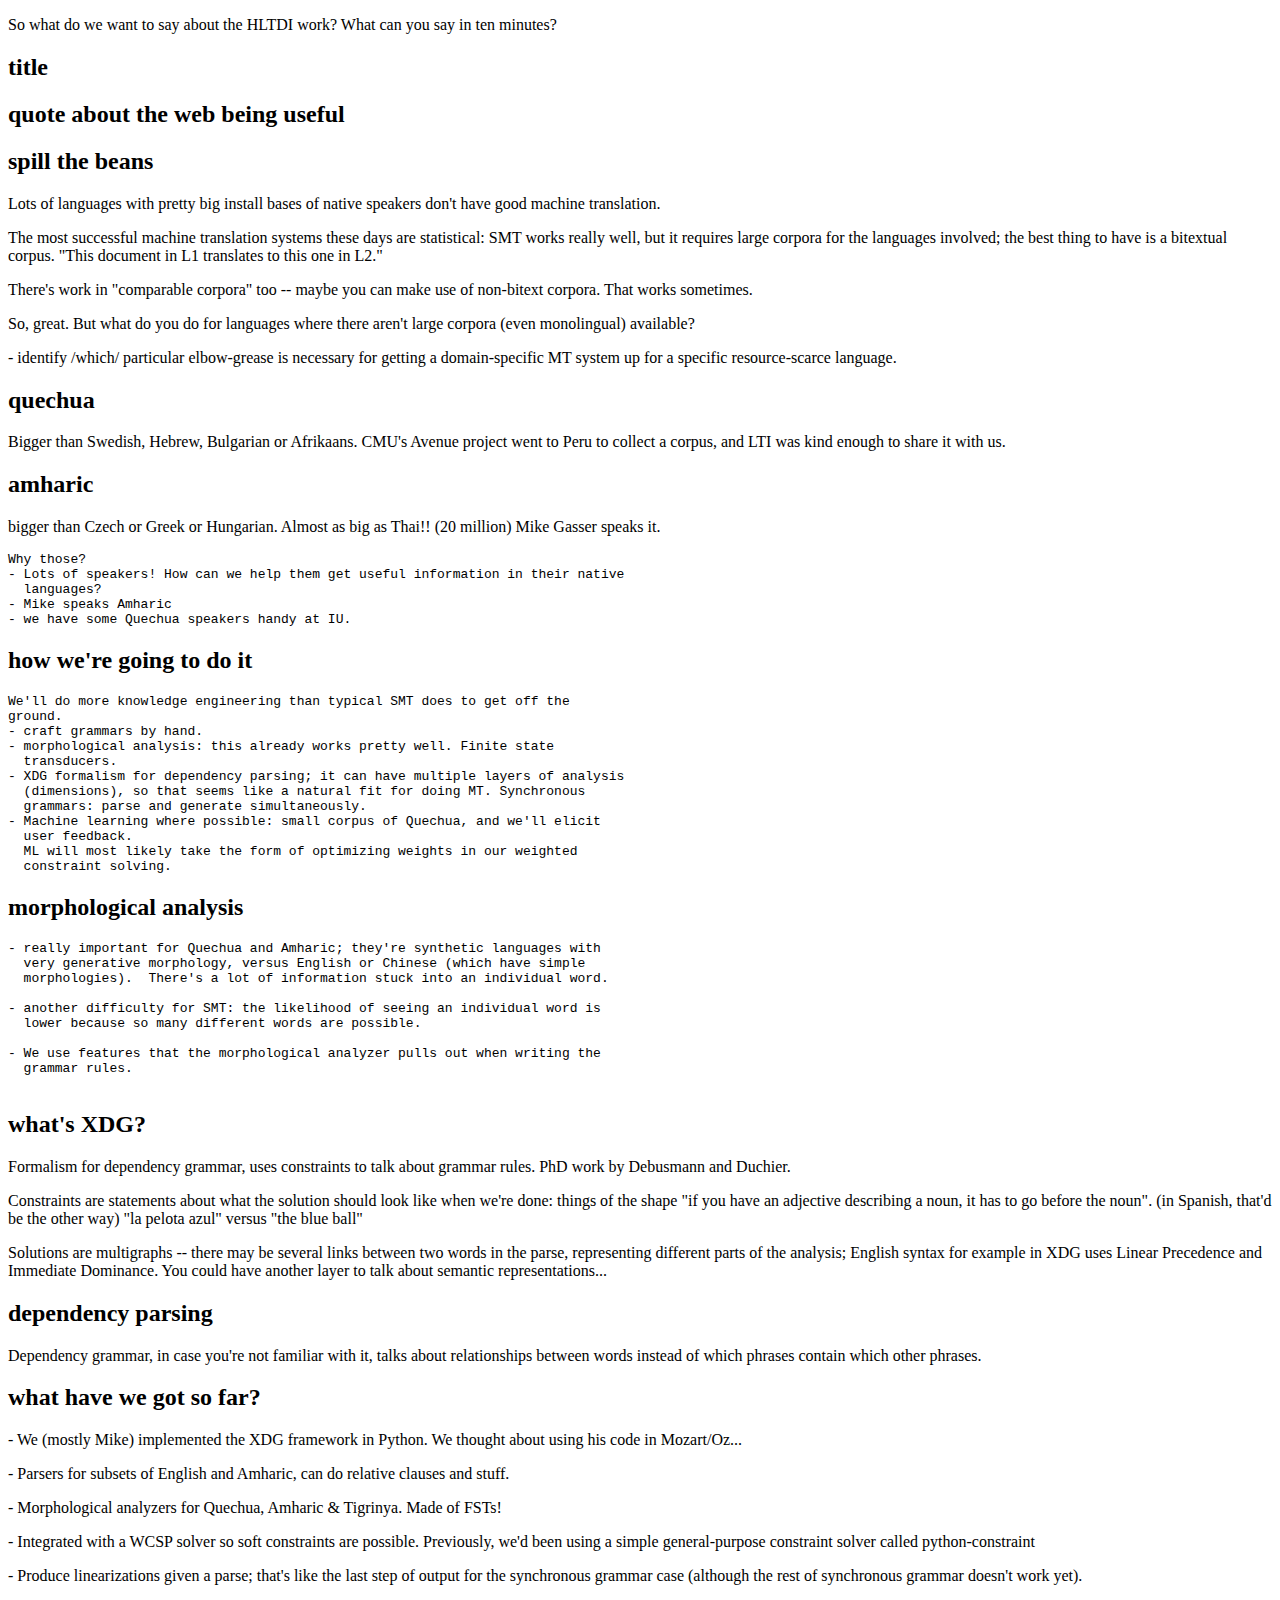
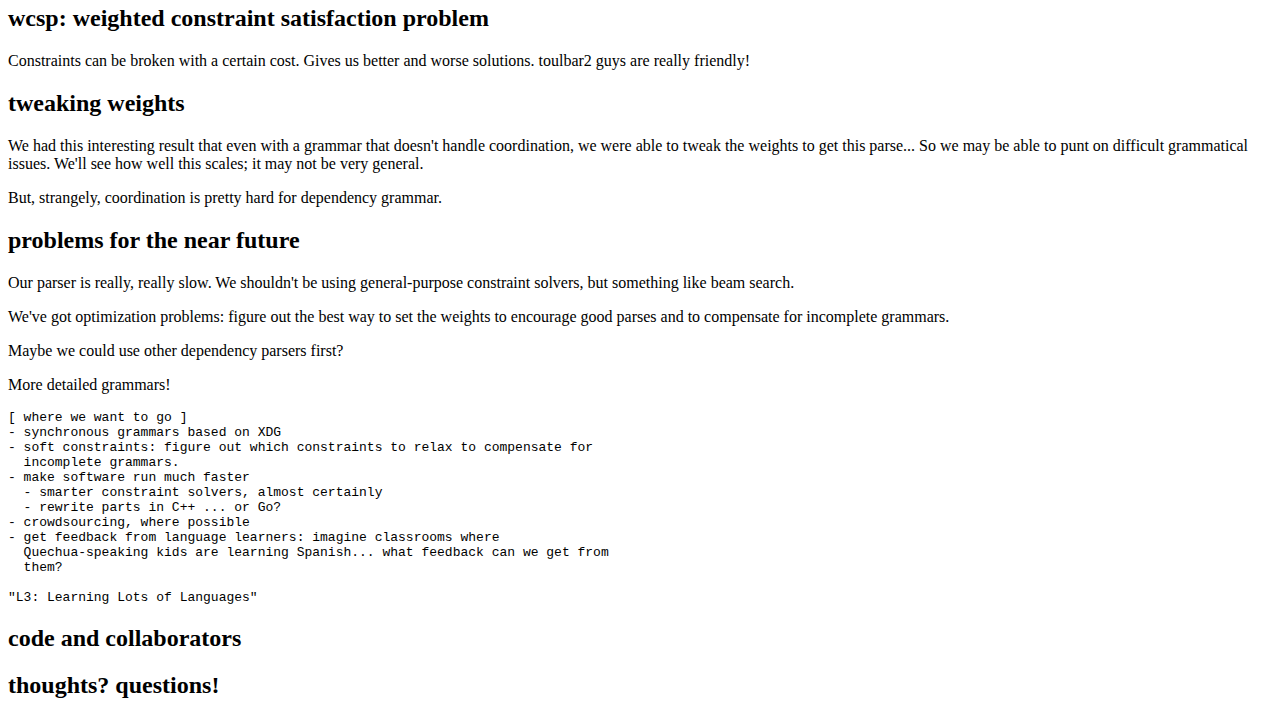
<file: nonpubs/gresearch-talk-august-2010.html>
<!doctype html>
<html>

<body>
<p>
So what do we want to say about the HLTDI work? What can you say in ten
minutes?
</p>

<h2>title</h2>
<h2> quote about the web being useful</h2>

<h2> spill the beans</h2>
<p>
Lots of languages with pretty big install bases of native speakers don't have
good machine translation.
</p>

<p>
The most successful machine translation systems these days are statistical: SMT
works really well, but it requires large corpora for the languages involved;
the best thing to have is a bitextual corpus. "This document in L1 translates
to this one in L2."
</p>

<p>
There's work in "comparable corpora" too -- maybe you can make use of
non-bitext corpora. That works sometimes.
</p>

<p>
So, great. But what do you do for languages where there aren't large corpora
(even monolingual) available?
</p>

<p>
- identify /which/ particular elbow-grease is necessary for getting a
  domain-specific MT system up for a specific resource-scarce language.
</p>

<h2> quechua</h2>
<p>
Bigger than Swedish, Hebrew, Bulgarian or Afrikaans.
CMU's Avenue project went to Peru to collect a corpus, and LTI was kind enough
to share it with us.
</p>

<h2> amharic</h2>
<p>
bigger than Czech or Greek or Hungarian. Almost as big as Thai!! (20 million)
Mike Gasser speaks it.
</p>

<pre>
Why those?
- Lots of speakers! How can we help them get useful information in their native
  languages?
- Mike speaks Amharic
- we have some Quechua speakers handy at IU.
</pre>


<h2> how we're going to do it</h2>
<pre>
We'll do more knowledge engineering than typical SMT does to get off the
ground.
- craft grammars by hand.
- morphological analysis: this already works pretty well. Finite state
  transducers.
- XDG formalism for dependency parsing; it can have multiple layers of analysis
  (dimensions), so that seems like a natural fit for doing MT. Synchronous
  grammars: parse and generate simultaneously.
- Machine learning where possible: small corpus of Quechua, and we'll elicit
  user feedback.
  ML will most likely take the form of optimizing weights in our weighted
  constraint solving.
</pre>

<h2> morphological analysis</h2>
<pre>
- really important for Quechua and Amharic; they're synthetic languages with
  very generative morphology, versus English or Chinese (which have simple
  morphologies).  There's a lot of information stuck into an individual word.

- another difficulty for SMT: the likelihood of seeing an individual word is
  lower because so many different words are possible.

- We use features that the morphological analyzer pulls out when writing the
  grammar rules.

</pre>

<h2> what's XDG?</h2>
<p>
Formalism for dependency grammar, uses constraints to talk about grammar rules.
PhD work by Debusmann and Duchier.
</p>

<p>
Constraints are statements about what the solution should look like when we're
done: things of the shape "if you have an adjective describing a noun, it has
to go before the noun". (in Spanish, that'd be the other way)
"la pelota azul" versus "the blue ball"
</p>

<p>
Solutions are multigraphs -- there may be several links between two words in
the parse, representing different parts of the analysis; English syntax for
example in XDG uses Linear Precedence and Immediate Dominance. You could have
another layer to talk about semantic representations...
</p>

<h2> dependency parsing</h2>
<p>
Dependency grammar, in case you're not familiar with it, talks about
relationships between words instead of which phrases contain which other
phrases.
</p>

<h2> what have we got so far?</h2>
<p>
- We (mostly Mike) implemented the XDG framework in Python. We thought about
  using his code in Mozart/Oz...
</p>
<p>
- Parsers for subsets of English and Amharic, can do relative clauses and
  stuff.
</p>
<p>
- Morphological analyzers for Quechua, Amharic &amp; Tigrinya.
Made of FSTs!
</p>

<p>
- Integrated with a WCSP solver so soft constraints are possible. Previously,
  we'd been using a simple general-purpose constraint solver called
  python-constraint
</p>

<p>
- Produce linearizations given a parse; that's like the last step of output for
  the synchronous grammar case (although the rest of synchronous grammar
  doesn't work yet).
</p>

<h2> wcsp: weighted constraint satisfaction problem</h2>

<p>
Constraints can be broken with a certain cost.
Gives us better and worse solutions.
toulbar2 guys are really friendly!
</p>

<h2> tweaking weights</h2>
<p>
We had this interesting result that even with a grammar that doesn't handle
coordination, we were able to tweak the weights to get this parse...
So we may be able to punt on difficult grammatical issues. We'll see how well
this scales; it may not be very general.
</p>

<p>
But, strangely, coordination is pretty hard for dependency grammar.
</p>

<h2>problems for the near future</h2>
<p>
Our parser is really, really slow. We shouldn't be using general-purpose
constraint solvers, but something like beam search.
</p>

<p>
We've got optimization problems: figure out the best way to set the weights to
encourage good parses and to compensate for incomplete grammars.
</p>

<p>
Maybe we could use other dependency parsers first?
</p>

<p>
More detailed grammars!
</p>


<pre>
[ where we want to go ]
- synchronous grammars based on XDG
- soft constraints: figure out which constraints to relax to compensate for
  incomplete grammars.
- make software run much faster
  - smarter constraint solvers, almost certainly
  - rewrite parts in C++ ... or Go?
- crowdsourcing, where possible
- get feedback from language learners: imagine classrooms where
  Quechua-speaking kids are learning Spanish... what feedback can we get from
  them?

"L3: Learning Lots of Languages"
</pre>

<h2>code and collaborators</h2>
<h2>thoughts? questions!</h2>

</body>
</html>
</file>
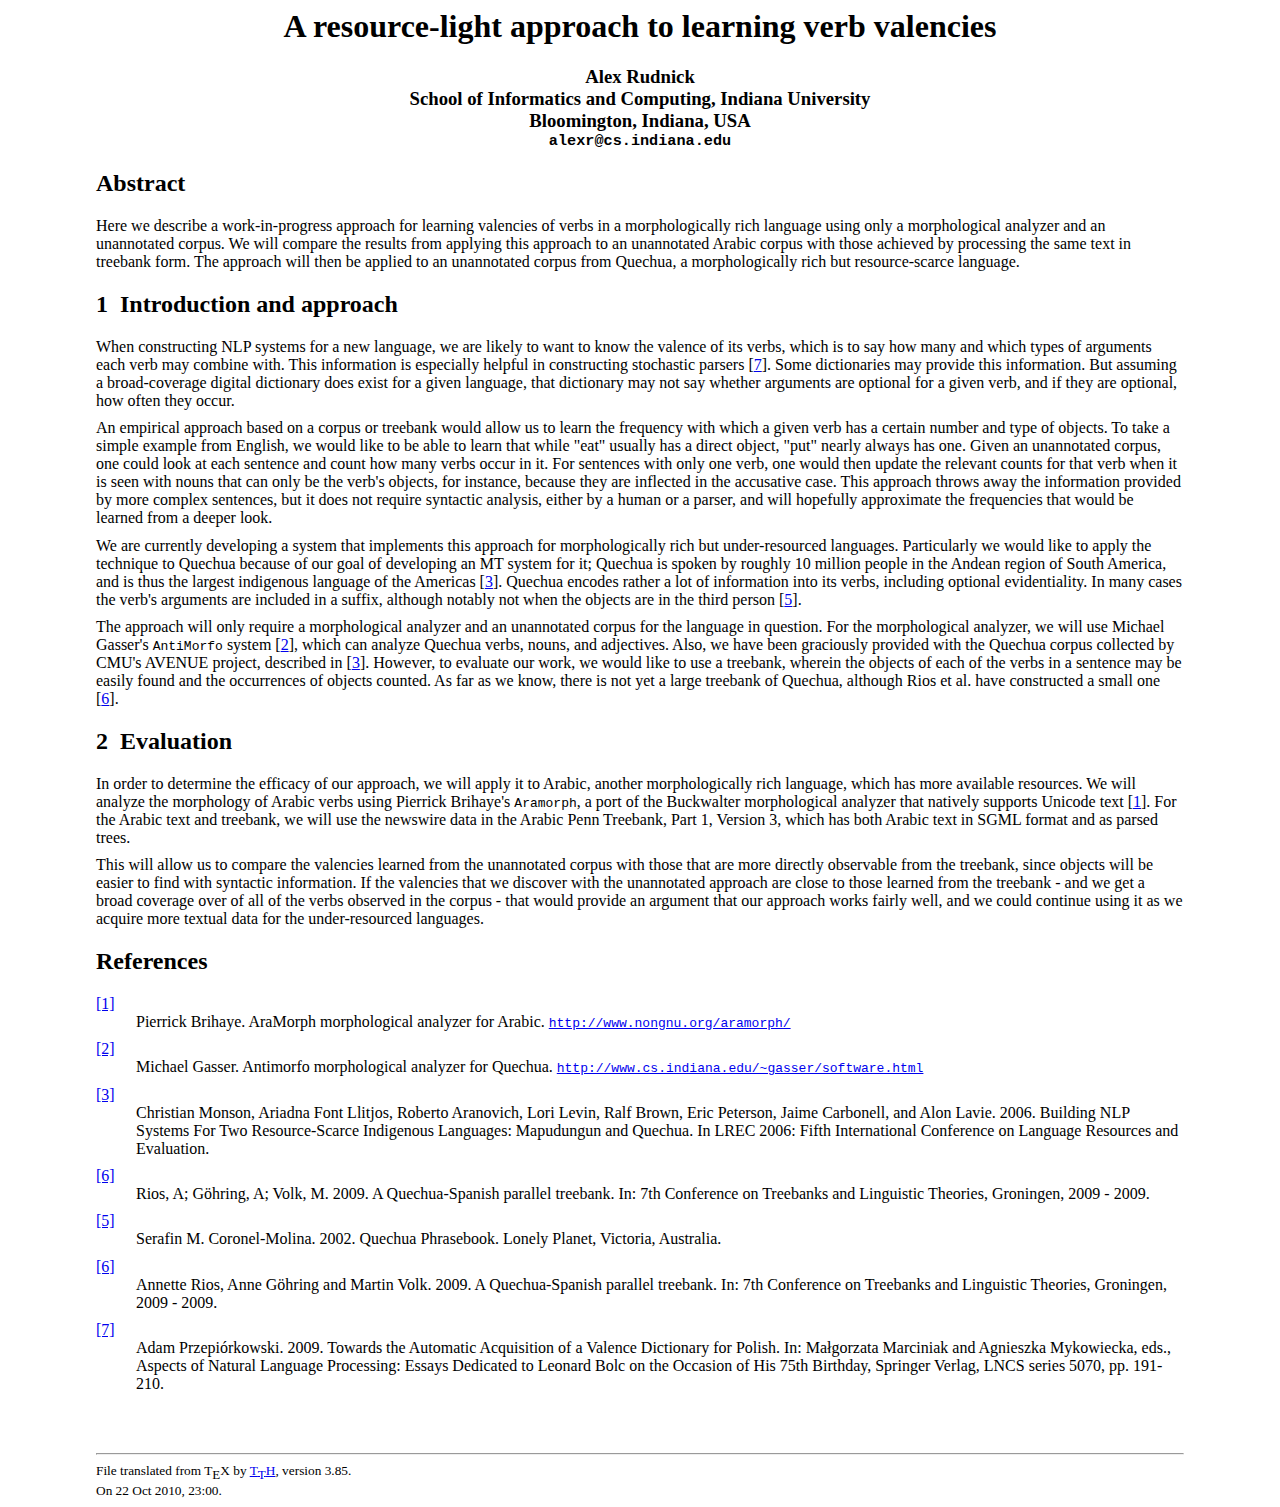
<file: nonpubs/mt-mrl.html>
<!DOCTYPE HTML PUBLIC "-//W3C//DTD HTML 4.0 Transitional//EN"
           "http://www.w3.org/TR/REC-html40/loose.dtd">
<html>
<meta name="GENERATOR" content="TtH 3.85">
<meta http-equiv="Content-Type" content="text/html; charset=utf-8">
 <style type="text/css"> div.p { margin-top: 7pt;}</style>
 <style type="text/css"><!--
 td div.comp { margin-top: -0.6ex; margin-bottom: -1ex;}
 td div.comb { margin-top: -0.6ex; margin-bottom: -.6ex;}
 td div.hrcomp { line-height: 0.9; margin-top: -0.8ex; margin-bottom: -1ex;}
 td div.norm {line-height:normal;}
 span.roman {font-family: serif; font-style: normal; font-weight: normal;} 
 span.overacc2 {position: relative;  left: .8em; top: -1.2ex;}
 span.overacc1 {position: relative;  left: .6em; top: -1.2ex;} --></style>

<style>
  body {
    margin-left: 6em;
    margin-right: 6em;
  }
</style>

<title> A resource-light approach to learning verb valencies</title>
 
<h1 align="center">A resource-light approach to learning verb valencies </h1>

<div class="p"><!----></div>

<h3 align="center">Alex Rudnick<br />
  School of Informatics and Computing, Indiana University <br />
  Bloomington, Indiana, USA<br />
  <tt>alexr@cs.indiana.edu</tt>  </h3>

<div class="p"><!----></div>

<h3 align="center"> </h3>

<div class="p"><!----></div>
 
<h2> Abstract</h2>
Here we describe a work-in-progress approach for learning valencies of
verbs in a morphologically rich language using only a morphological analyzer
and an unannotated corpus. We will compare the results from applying this
approach to an unannotated Arabic corpus with those achieved by processing the
same text in treebank form. The approach will then be applied to an unannotated
corpus from Quechua, a morphologically rich but resource-scarce language.

<div class="p"><!----></div>
 <h2><a name="tth_sEc1">
1</a>&nbsp;&nbsp;Introduction and approach</h2>
When constructing NLP systems for a new language, we are likely to want to know
the valence of its verbs, which is to say how many and which types of arguments
each verb may combine with. This information is especially helpful in
constructing stochastic parsers [<a href="#przepiorkowski" name="CITEprzepiorkowski">7</a>]. Some dictionaries may
provide this information. But assuming a broad-coverage digital dictionary 
does exist for a given language, that dictionary may not say whether arguments
are optional for a given verb, and if they are optional, how often they occur.

<div class="p"><!----></div>
An empirical approach based on a corpus or treebank would allow us to learn the
frequency with which a given verb has a certain number and type of objects.  To
take a simple example from English, we would like to be able to learn that
while "eat" usually has a direct object, "put" nearly always has one.  Given
an unannotated corpus, one could look at each sentence and count how many verbs
occur in it. For sentences with only one verb, one would then update the
relevant counts for that verb when it is seen with nouns that can only be the
verb's objects, for instance, because they are inflected in the accusative
case. This approach throws away the information provided by more complex
sentences, but it does not require syntactic analysis, either by a human or a
parser, and will hopefully approximate the frequencies that would be learned
from a deeper look.

<div class="p"><!----></div>
We are currently developing a system that implements this approach for
morphologically rich but under-resourced languages. Particularly we would like
to apply the technique to Quechua because of our goal of developing an MT
system for it; Quechua is spoken by roughly 10 million people in the Andean
region of South America, and is thus the largest indigenous language of the
Americas [<a href="#fontllitjos" name="CITEfontllitjos">3</a>]. Quechua encodes rather a lot of information into
its verbs, including optional evidentiality. In many cases the verb's arguments
are included in a suffix, although notably not when the objects are in the
third person [<a href="#serafin" name="CITEserafin">5</a>].

<div class="p"><!----></div>
The approach will only require a morphological analyzer and
an unannotated corpus for the language in question. For the morphological
analyzer, we will use Michael Gasser's <tt>AntiMorfo</tt> system
[<a href="#gasser:antimorfo" name="CITEgasser:antimorfo">2</a>], which can analyze Quechua verbs, nouns, and
adjectives. Also, we have been graciously provided with the Quechua corpus
collected by CMU's AVENUE project, described in [<a href="#fontllitjos" name="CITEfontllitjos">3</a>].  However,
to evaluate our work, we would like to use a treebank, wherein the objects of
each of the verbs in a sentence may be easily found and the occurrences of
objects counted.  As far as we know, there is not yet a large treebank of
Quechua, although Rios et al. have constructed a small one [<a href="#rios" name="CITErios">6</a>].

<div class="p"><!----></div>
 <h2><a name="tth_sEc2">
2</a>&nbsp;&nbsp;Evaluation</h2>
In order to determine the efficacy of our approach, we will apply it to Arabic,
another morphologically rich language, which has more available resources. We
will analyze the morphology of Arabic verbs using Pierrick Brihaye's <tt>
Aramorph</tt>, a port of the Buckwalter morphological analyzer that natively
supports Unicode text [<a href="#brihaye" name="CITEbrihaye">1</a>]. For the Arabic text and treebank, we will
use the newswire data in the Arabic Penn Treebank, Part 1, Version 3, which has
both Arabic text in SGML format and as parsed trees.

<div class="p"><!----></div>
This will allow us to compare the valencies learned from the unannotated corpus
with those that are more directly observable from the treebank, since objects
will be easier to find with syntactic information. If the valencies that we
discover with the unannotated approach are close to those learned from the
treebank - and we get a broad coverage over of all of the verbs observed in
the corpus - that would provide an argument that our approach works fairly
well, and we could continue using it as we acquire more textual data for the
under-resourced languages.

<div class="p"><!----></div>

<h2>References</h2>

<dl compact="compact">
 <dt><a href="#CITEbrihaye" name="brihaye">[1]</a></dt><dd>
Pierrick Brihaye. AraMorph morphological analyzer for Arabic.
<a href="http://www.nongnu.org/aramorph/"><tt>http://www.nongnu.org/aramorph/</tt></a>

<div class="p"><!----></div>
</dd>
 <dt><a href="#CITEgasser:antimorfo" name="gasser:antimorfo">[2]</a></dt><dd>
Michael Gasser. Antimorfo morphological analyzer for Quechua.
<a href="http://www.cs.indiana.edu/~gasser/software.html"><tt>http://www.cs.indiana.edu/~gasser/software.html</tt></a>

<div class="p"><!----></div>
</dd>
 <dt><a href="#CITEfontllitjos" name="fontllitjos">[3]</a></dt><dd>
Christian Monson, Ariadna Font Llitjos, Roberto Aranovich, Lori Levin, Ralf
Brown, Eric Peterson, Jaime Carbonell, and Alon Lavie. 2006.  Building NLP
Systems For Two Resource-Scarce Indigenous Languages: Mapudungun and Quechua.
In LREC 2006: Fifth International Conference on Language Resources and
Evaluation.

<div class="p"><!----></div>
</dd>
 <dt><a href="#CITErios" name="rios">[6]</a></dt><dd>
Rios, A; Göhring, A; Volk, M. 2009. A Quechua-Spanish parallel treebank. In:
7th Conference on Treebanks and Linguistic Theories, Groningen, 2009 - 2009.

<div class="p"><!----></div>
</dd>
 <dt><a href="#CITEserafin" name="serafin">[5]</a></dt><dd>
Serafin M. Coronel-Molina. 2002. Quechua Phrasebook. Lonely Planet, Victoria,
Australia.

<div class="p"><!----></div>
</dd>
 <dt><a href="#CITErios" name="rios">[6]</a></dt><dd>
Annette Rios, Anne Göhring and Martin Volk. 2009. A Quechua-Spanish parallel
treebank. In: 7th Conference on Treebanks and Linguistic Theories, Groningen,
2009 - 2009.

<div class="p"><!----></div>
</dd>
 <dt><a href="#CITEprzepiorkowski" name="przepiorkowski">[7]</a></dt><dd>
Adam Przepi&#243;rkowski. 2009. Towards the Automatic Acquisition of a Valence
Dictionary for Polish.  In: Małgorzata Marciniak and Agnieszka Mykowiecka,
eds., Aspects of Natural Language Processing: Essays Dedicated to Leonard Bolc
on the Occasion of His 75th Birthday, Springer Verlag, LNCS series 5070, pp.
191-210.</dd>
</dl>

<div class="p"><!----></div>

<br /><br /><hr /><small>File translated from
T<sub><font size="-1">E</font></sub>X
by <a href="http://hutchinson.belmont.ma.us/tth/">
T<sub><font size="-1">T</font></sub>H</a>,
version 3.85.<br />On 22 Oct 2010, 23:00.</small>
</html>
</file>
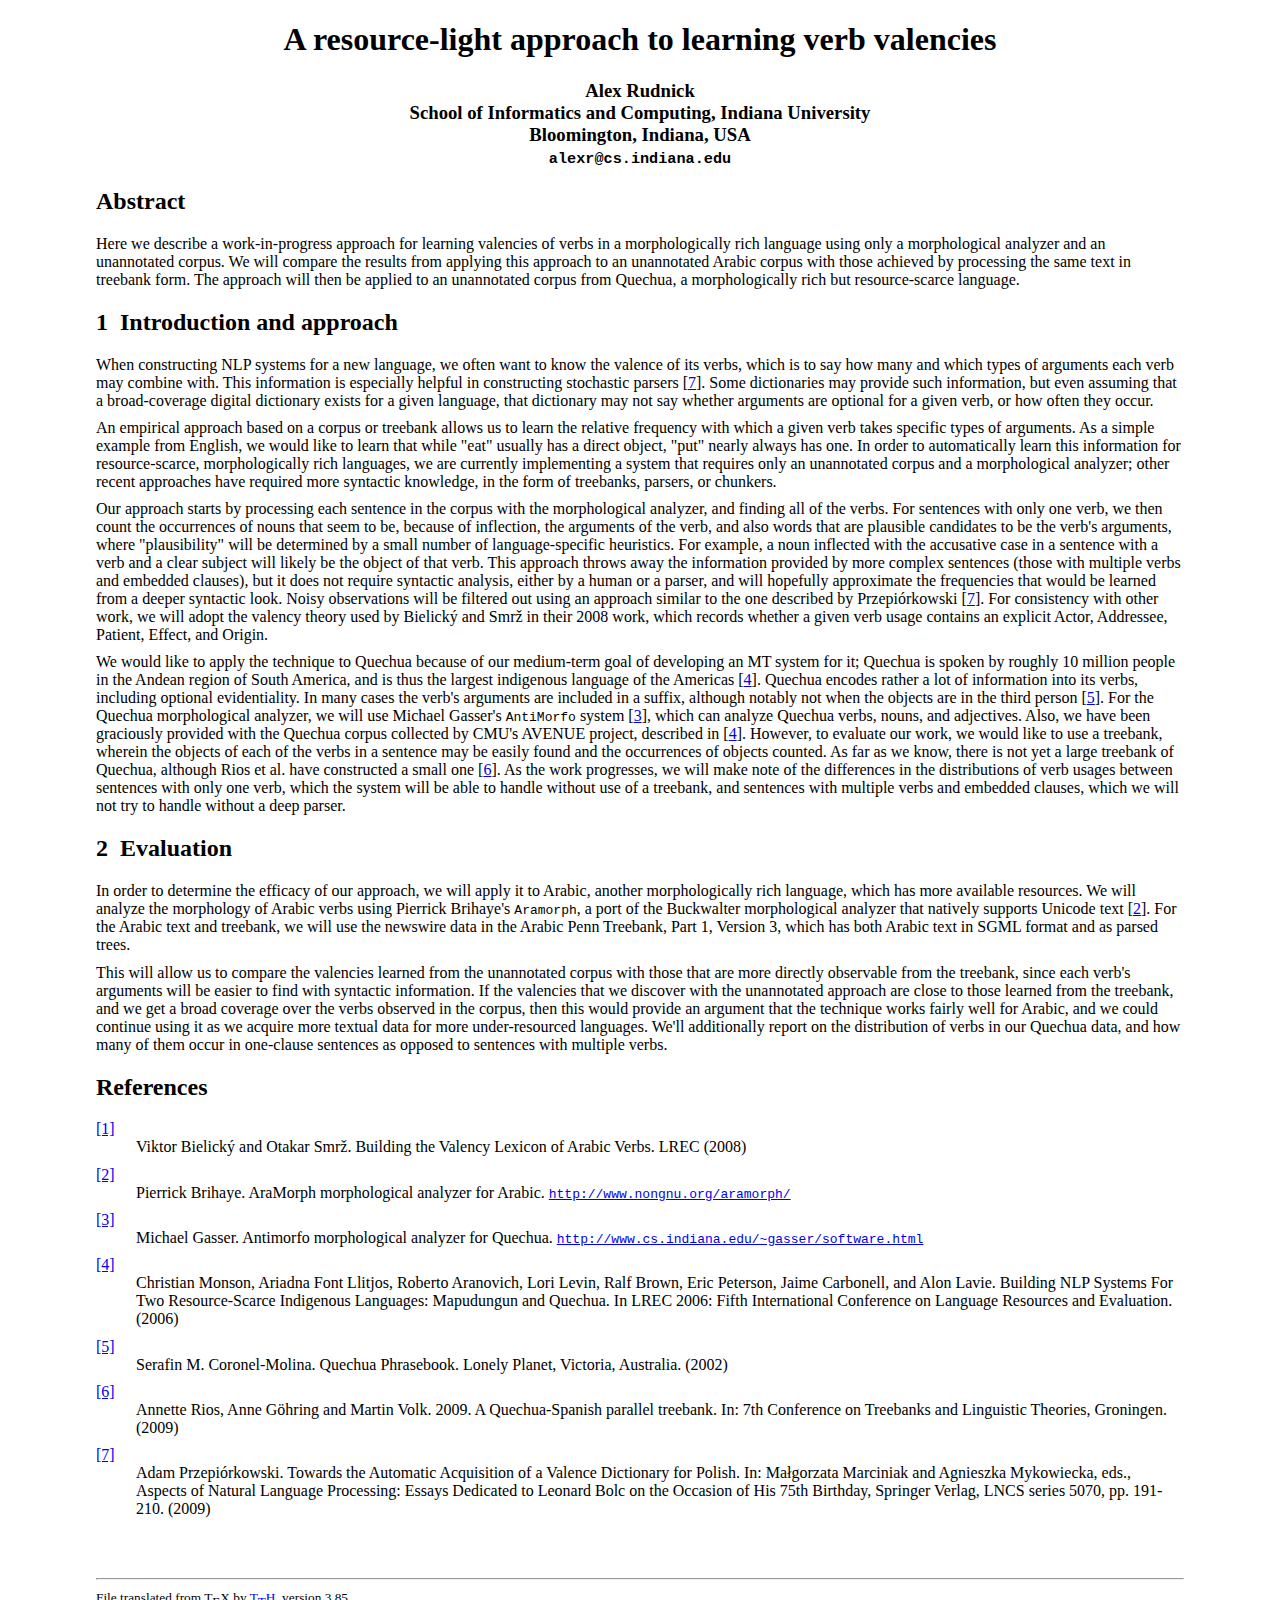
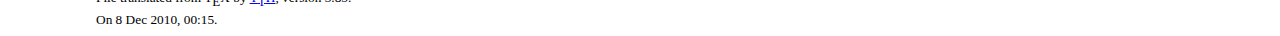
<file: pubs/mtml-valency.html>
<!doctype html>
<html>
<meta name="GENERATOR" content="TtH 3.85">
<meta http-equiv="Content-Type" content="text/html; charset=utf-8">
 <style type="text/css"> div.p { margin-top: 7pt;}</style>
 <style type="text/css"><!--
 td div.comp { margin-top: -0.6ex; margin-bottom: -1ex;}
 td div.comb { margin-top: -0.6ex; margin-bottom: -.6ex;}
 td div.hrcomp { line-height: 0.9; margin-top: -0.8ex; margin-bottom: -1ex;}
 td div.norm {line-height:normal;}
 span.roman {font-family: serif; font-style: normal; font-weight: normal;} 
 span.overacc2 {position: relative;  left: .8em; top: -1.2ex;}
 span.overacc1 {position: relative;  left: .6em; top: -1.2ex;} --></style>

<style>
  body {
    margin-left: 6em;
    margin-right: 6em;
  }
</style>

<title> A resource-light approach to learning verb valencies</title>
 
<h1 align="center">A resource-light approach to learning verb valencies </h1>

<div class="p"><!----></div>

<h3 align="center">Alex Rudnick<br />
  School of Informatics and Computing, Indiana University <br />
  Bloomington, Indiana, USA<br />
  <tt>alexr@cs.indiana.edu</tt>  </h3>

<div class="p"><!----></div>

<h3 align="center"> </h3>

<div class="p"><!----></div>
 
<h2> Abstract</h2>
Here we describe a work-in-progress approach for learning valencies of
verbs in a morphologically rich language using only a morphological analyzer
and an unannotated corpus. We will compare the results from applying this
approach to an unannotated Arabic corpus with those achieved by processing the
same text in treebank form. The approach will then be applied to an unannotated
corpus from Quechua, a morphologically rich but resource-scarce language.

<div class="p"><!----></div>
 <h2><a name="tth_sEc1">
1</a>&nbsp;&nbsp;Introduction and approach</h2>
When constructing NLP systems for a new language, we often want to know the
valence of its verbs, which is to say how many and which types of arguments
each verb may combine with. This information is especially helpful in
constructing stochastic parsers [<a href="#przepiorkowski" name="CITEprzepiorkowski">7</a>]. Some dictionaries may
provide such information, but even assuming that a broad-coverage digital
dictionary exists for a given language, that dictionary may not say whether
arguments are optional for a given verb, or how often they occur.

<div class="p"><!----></div>
An empirical approach based on a corpus or treebank allows us to learn the
relative frequency with which a given verb takes specific types of arguments.
As a simple example from English, we would like to learn that while "eat"
usually has a direct object, "put" nearly always has one.  In order to
automatically learn this information for resource-scarce, morphologically rich
languages, we are currently implementing a system that requires only an
unannotated corpus and a morphological analyzer; other recent approaches have
required more syntactic knowledge, in the form of treebanks, parsers, or
chunkers.

<div class="p"><!----></div>
Our approach starts by processing each sentence in the corpus with the
morphological analyzer, and finding all of the verbs. For sentences with only
one verb, we then count the occurrences of nouns that seem to be, because of
inflection, the arguments of the verb, and also words that are plausible
candidates to be the verb's arguments, where "plausibility" will be determined
by a small number of language-specific heuristics. For example, a noun
inflected with the accusative case in a sentence with a verb and a clear
subject will likely be the object of that verb. This approach throws away the
information provided by more complex sentences (those with multiple verbs and
embedded clauses), but it does not require syntactic analysis, either by a
human or a parser, and will hopefully approximate the frequencies that would be
learned from a deeper syntactic look.  Noisy observations will be filtered out
using an approach similar to the one described by Przepi&#243;rkowski
[<a href="#przepiorkowski" name="CITEprzepiorkowski">7</a>].  For consistency with other work, we will adopt the
valency theory used by Bielický and Smrž in their 2008 work, which records
whether a given verb usage contains an explicit Actor, Addressee, Patient,
Effect, and Origin.

<div class="p"><!----></div>
We would like to apply the technique to Quechua because of our medium-term goal
of developing an MT system for it; Quechua is spoken by roughly 10 million
people in the Andean region of South America, and is thus the largest
indigenous language of the Americas [<a href="#fontllitjos" name="CITEfontllitjos">4</a>]. Quechua encodes rather
a lot of information into its verbs, including optional evidentiality. In many
cases the verb's arguments are included in a suffix, although notably not when
the objects are in the third person [<a href="#serafin" name="CITEserafin">5</a>].
For the Quechua morphological analyzer, we will
use Michael Gasser's <tt>AntiMorfo</tt> system [<a href="#gasser:antimorfo" name="CITEgasser:antimorfo">3</a>], which can
analyze Quechua verbs, nouns, and adjectives. Also, we have been graciously
provided with the Quechua corpus collected by CMU's AVENUE project, described
in [<a href="#fontllitjos" name="CITEfontllitjos">4</a>].  However, to evaluate our work, we would like to use a
treebank, wherein the objects of each of the verbs in a sentence may be easily
found and the occurrences of objects counted. As far as we know, there is not
yet a large treebank of Quechua, although Rios et al. have constructed a small
one [<a href="#rios" name="CITErios">6</a>]. As the work progresses, we will make note of the
differences in the distributions of verb usages between sentences with only one
verb, which the system will be able to handle without use of a treebank, and
sentences with multiple verbs and embedded clauses, which we will not try to
handle without a deep parser.

<div class="p"><!----></div>
 <h2><a name="tth_sEc2">
2</a>&nbsp;&nbsp;Evaluation</h2>
In order to determine the efficacy of our approach, we will apply it to Arabic,
another morphologically rich language, which has more available resources. We
will analyze the morphology of Arabic verbs using Pierrick Brihaye's <tt>
Aramorph</tt>, a port of the Buckwalter morphological analyzer that natively
supports Unicode text [<a href="#brihaye" name="CITEbrihaye">2</a>]. For the Arabic text and treebank, we will
use the newswire data in the Arabic Penn Treebank, Part 1, Version 3, which has
both Arabic text in SGML format and as parsed trees.

<div class="p"><!----></div>
This will allow us to compare the valencies learned from the unannotated corpus
with those that are more directly observable from the treebank, since each
verb's arguments will be easier to find with syntactic information. If the
valencies that we discover with the unannotated approach are close to those
learned from the treebank, and we get a broad coverage over the verbs observed
in the corpus, then this would provide an argument that the technique works
fairly well for Arabic, and we could continue using it as we acquire more
textual data for more under-resourced languages. 
We'll additionally report on the distribution of verbs in our Quechua data, and
how many of them occur in one-clause sentences as opposed to sentences with
multiple verbs.

<div class="p"><!----></div>

<h2>References</h2>

<dl compact="compact">
 <dt><a href="#CITEbielicky" name="bielicky">[1]</a></dt><dd>
Viktor Bielický and Otakar Smrž. Building the Valency Lexicon of Arabic
Verbs. LREC (2008)

<div class="p"><!----></div>
</dd>
 <dt><a href="#CITEbrihaye" name="brihaye">[2]</a></dt><dd>
Pierrick Brihaye. AraMorph morphological analyzer for Arabic.
<a href="http://www.nongnu.org/aramorph/"><tt>http://www.nongnu.org/aramorph/</tt></a>

<div class="p"><!----></div>
</dd>
 <dt><a href="#CITEgasser:antimorfo" name="gasser:antimorfo">[3]</a></dt><dd>
Michael Gasser. Antimorfo morphological analyzer for Quechua.
<a href="http://www.cs.indiana.edu/~gasser/software.html"><tt>http://www.cs.indiana.edu/~gasser/software.html</tt></a>

<div class="p"><!----></div>
</dd>
 <dt><a href="#CITEfontllitjos" name="fontllitjos">[4]</a></dt><dd>
Christian Monson, Ariadna Font Llitjos, Roberto Aranovich, Lori Levin, Ralf
Brown, Eric Peterson, Jaime Carbonell, and Alon Lavie. Building NLP
Systems For Two Resource-Scarce Indigenous Languages: Mapudungun and Quechua.
In LREC 2006: Fifth International Conference on Language Resources and
Evaluation. (2006)

<div class="p"><!----></div>
</dd>
 <dt><a href="#CITEserafin" name="serafin">[5]</a></dt><dd>
Serafin M. Coronel-Molina. Quechua Phrasebook. Lonely Planet, Victoria,
Australia. (2002)

<div class="p"><!----></div>
</dd>
 <dt><a href="#CITErios" name="rios">[6]</a></dt><dd>
Annette Rios, Anne Göhring and Martin Volk. 2009. A Quechua-Spanish parallel
treebank. In: 7th Conference on Treebanks and Linguistic Theories, Groningen.
(2009)

<div class="p"><!----></div>
</dd>
 <dt><a href="#CITEprzepiorkowski" name="przepiorkowski">[7]</a></dt><dd>
Adam Przepi&#243;rkowski. Towards the Automatic Acquisition of a Valence
Dictionary for Polish.  In: Małgorzata Marciniak and Agnieszka Mykowiecka,
eds., Aspects of Natural Language Processing: Essays Dedicated to Leonard Bolc
on the Occasion of His 75th Birthday, Springer Verlag, LNCS series 5070, pp.
191-210. (2009)</dd>
</dl>

<div class="p"><!----></div>

<br /><br /><hr /><small>File translated from
T<sub><font size="-1">E</font></sub>X
by <a href="http://hutchinson.belmont.ma.us/tth/">
T<sub><font size="-1">T</font></sub>H</a>,
version 3.85.<br />On  8 Dec 2010, 00:15.</small>
</html>
</file>
<file: nlpclass_2012/nlpclass.css>
@import url(https://fonts.googleapis.com/css?family=Droid+Sans);
body {
  margin-left: 6em;
  margin-right: 6em;
  font-family: 'Droid Sans', sans-serif;
}
</file>
